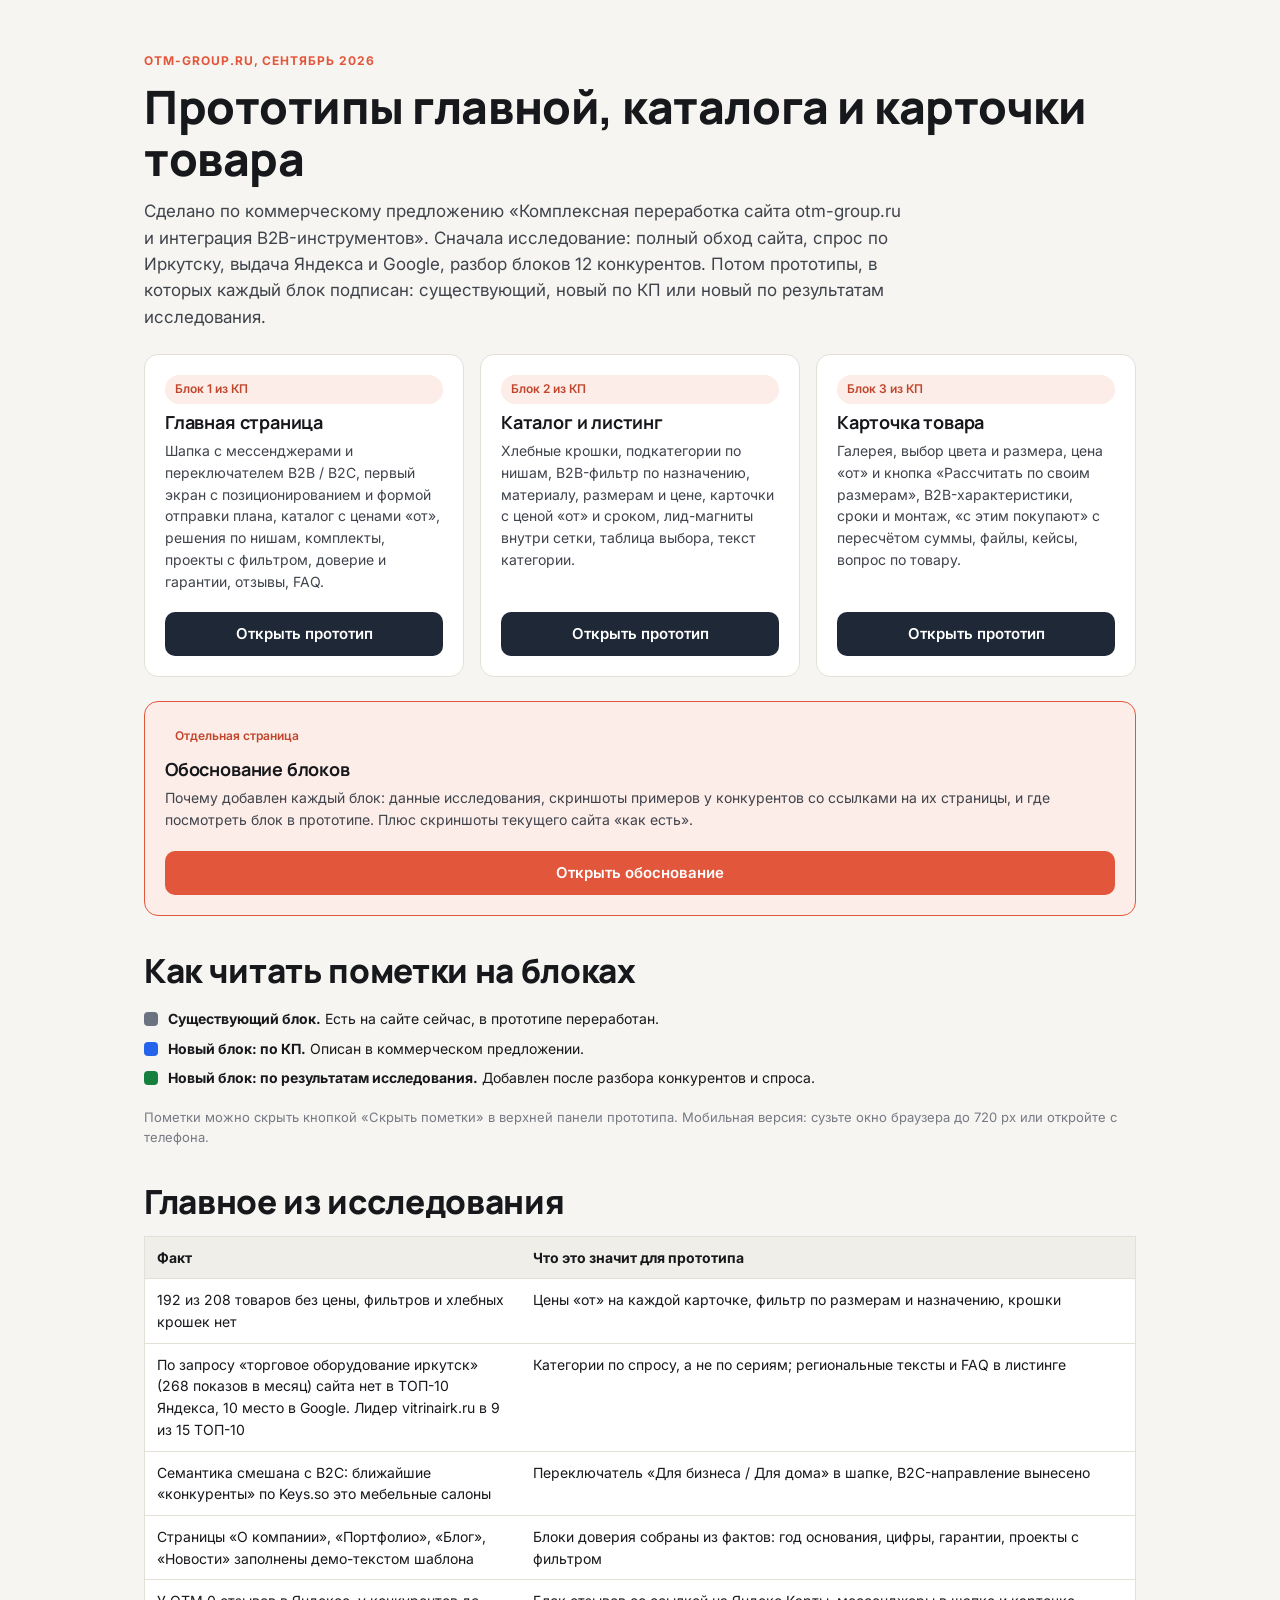
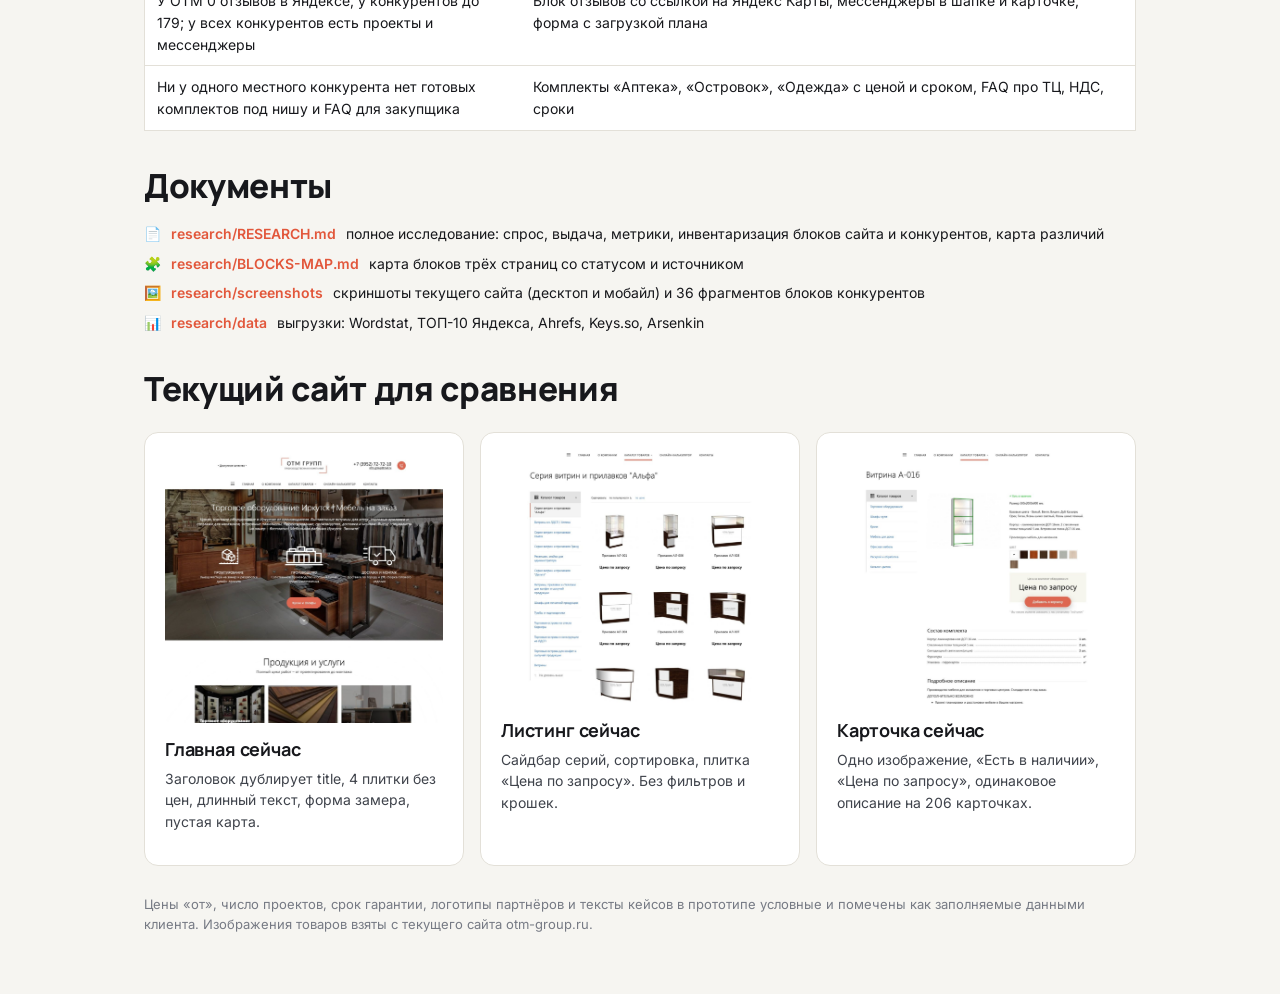
<file: index.html>
<!DOCTYPE html>
<html lang="ru">
<head>
<meta charset="utf-8">
<meta name="viewport" content="width=device-width, initial-scale=1">
<title>ОТМ Групп: прототипы и исследование конкурентов</title>
<meta name="description" content="Прототипы главной, каталога и карточки товара для otm-group.ru по итогам исследования конкурентов в нише торгового оборудования в Иркутске.">
<link rel="preconnect" href="https://fonts.googleapis.com">
<link rel="preconnect" href="https://fonts.gstatic.com" crossorigin>
<link href="https://fonts.googleapis.com/css2?family=Inter:wght@400;500;600;700&family=Manrope:wght@500;700;800&display=swap" rel="stylesheet">
<link rel="icon" href="data:image/svg+xml,%3Csvg xmlns=%27http://www.w3.org/2000/svg%27 viewBox=%270 0 32 32%27%3E%3Crect width=%2732%27 height=%2732%27 rx=%277%27 fill=%27%23E2573B%27/%3E%3Ctext x=%2716%27 y=%2722%27 font-size=%2716%27 font-family=%27Arial%27 font-weight=%27700%27 fill=%27white%27 text-anchor=%27middle%27%3EO%3C/text%3E%3C/svg%3E">
<link rel="stylesheet" href="assets/styles.css?v=4">
<style>body{padding-top:0}</style>
</head>
<body>
<div class="hub">
  <span class="eyebrow">otm-group.ru, сентябрь 2026</span>
  <h1>Прототипы главной, каталога и карточки товара</h1>
  <p style="font-size:17px;color:var(--ink-2);max-width:760px;margin-top:12px">Сделано по коммерческому предложению «Комплексная переработка сайта otm-group.ru и интеграция B2B-инструментов». Сначала исследование: полный обход сайта, спрос по Иркутску, выдача Яндекса и Google, разбор блоков 12 конкурентов. Потом прототипы, в которых каждый блок подписан: существующий, новый по КП или новый по результатам исследования.</p>

  <div class="hub-grid">
    <a class="hub-card" href="prototypes/home.html"><span class="chip brand">Блок 1 из КП</span><h3>Главная страница</h3><p>Шапка с мессенджерами и переключателем B2B / B2C, первый экран с позиционированием и формой отправки плана, каталог с ценами «от», решения по нишам, комплекты, проекты с фильтром, доверие и гарантии, отзывы, FAQ.</p><span class="btn btn-dark">Открыть прототип</span></a>
    <a class="hub-card" href="prototypes/catalog.html"><span class="chip brand">Блок 2 из КП</span><h3>Каталог и листинг</h3><p>Хлебные крошки, подкатегории по нишам, B2B-фильтр по назначению, материалу, размерам и цене, карточки с ценой «от» и сроком, лид-магниты внутри сетки, таблица выбора, текст категории.</p><span class="btn btn-dark">Открыть прототип</span></a>
    <a class="hub-card" href="prototypes/product.html"><span class="chip brand">Блок 3 из КП</span><h3>Карточка товара</h3><p>Галерея, выбор цвета и размера, цена «от» и кнопка «Рассчитать по своим размерам», B2B-характеристики, сроки и монтаж, «с этим покупают» с пересчётом суммы, файлы, кейсы, вопрос по товару.</p><span class="btn btn-dark">Открыть прототип</span></a>
  </div>

  <a class="hub-card" href="rationale.html" style="border-color:var(--brand);background:var(--brand-soft);margin-bottom:8px"><span class="chip brand">Отдельная страница</span><h3>Обоснование блоков</h3><p>Почему добавлен каждый блок: данные исследования, скриншоты примеров у конкурентов со ссылками на их страницы, и где посмотреть блок в прототипе. Плюс скриншоты текущего сайта «как есть».</p><span class="btn btn-primary">Открыть обоснование</span></a>

  <h2 style="margin-top:36px">Как читать пометки на блоках</h2>
  <div class="legend">
    <div><i style="background:#6B7280"></i><span><b>Существующий блок.</b> Есть на сайте сейчас, в прототипе переработан.</span></div>
    <div><i style="background:#2563EB"></i><span><b>Новый блок: по КП.</b> Описан в коммерческом предложении.</span></div>
    <div><i style="background:#15803D"></i><span><b>Новый блок: по результатам исследования.</b> Добавлен после разбора конкурентов и спроса.</span></div>
  </div>
  <p class="muted small">Пометки можно скрыть кнопкой «Скрыть пометки» в верхней панели прототипа. Мобильная версия: сузьте окно браузера до 720 px или откройте с телефона.</p>

  <h2 style="margin-top:36px">Главное из исследования</h2>
  <table style="margin-top:14px">
    <tr><th style="width:38%">Факт</th><th>Что это значит для прототипа</th></tr>
    <tr><td>192 из 208 товаров без цены, фильтров и хлебных крошек нет</td><td>Цены «от» на каждой карточке, фильтр по размерам и назначению, крошки</td></tr>
    <tr><td>По запросу «торговое оборудование иркутск» (268 показов в месяц) сайта нет в ТОП-10 Яндекса, 10 место в Google. Лидер vitrinairk.ru в 9 из 15 ТОП-10</td><td>Категории по спросу, а не по сериям; региональные тексты и FAQ в листинге</td></tr>
    <tr><td>Семантика смешана с B2C: ближайшие «конкуренты» по Keys.so это мебельные салоны</td><td>Переключатель «Для бизнеса / Для дома» в шапке, B2C-направление вынесено</td></tr>
    <tr><td>Страницы «О компании», «Портфолио», «Блог», «Новости» заполнены демо-текстом шаблона</td><td>Блоки доверия собраны из фактов: год основания, цифры, гарантии, проекты с фильтром</td></tr>
    <tr><td>У ОТМ 0 отзывов в Яндексе, у конкурентов до 179; у всех конкурентов есть проекты и мессенджеры</td><td>Блок отзывов со ссылкой на Яндекс Карты, мессенджеры в шапке и карточке, форма с загрузкой плана</td></tr>
    <tr><td>Ни у одного местного конкурента нет готовых комплектов под нишу и FAQ для закупщика</td><td>Комплекты «Аптека», «Островок», «Одежда» с ценой и сроком, FAQ про ТЦ, НДС, сроки</td></tr>
  </table>

  <h2 style="margin-top:36px">Документы</h2>
  <div class="legend">
    <div><span>📄</span><a href="https://github.com/takedown-desing/otm-group-prototype/blob/main/research/RESEARCH.md" style="color:var(--brand);font-weight:600">research/RESEARCH.md</a><span>полное исследование: спрос, выдача, метрики, инвентаризация блоков сайта и конкурентов, карта различий</span></div>
    <div><span>🧩</span><a href="https://github.com/takedown-desing/otm-group-prototype/blob/main/research/BLOCKS-MAP.md" style="color:var(--brand);font-weight:600">research/BLOCKS-MAP.md</a><span>карта блоков трёх страниц со статусом и источником</span></div>
    <div><span>🖼️</span><a href="https://github.com/takedown-desing/otm-group-prototype/tree/main/research/screenshots" style="color:var(--brand);font-weight:600">research/screenshots</a><span>скриншоты текущего сайта (десктоп и мобайл) и 36 фрагментов блоков конкурентов</span></div>
    <div><span>📊</span><a href="https://github.com/takedown-desing/otm-group-prototype/tree/main/research/data" style="color:var(--brand);font-weight:600">research/data</a><span>выгрузки: Wordstat, ТОП-10 Яндекса, Ahrefs, Keys.so, Arsenkin</span></div>
  </div>

  <h2 style="margin-top:36px">Текущий сайт для сравнения</h2>
  <div class="hub-grid">
    <a class="hub-card" href="research/screenshots/otm_home_desktop.jpeg"><img src="research/screenshots/was-home-top.jpg" alt="" style="border-radius:8px;margin-bottom:8px" loading="lazy"><h3>Главная сейчас</h3><p>Заголовок дублирует title, 4 плитки без цен, длинный текст, форма замера, пустая карта.</p></a>
    <a class="hub-card" href="research/screenshots/otm_catalog_desktop.jpeg"><img src="research/screenshots/was-catalog.jpg" alt="" style="border-radius:8px;margin-bottom:8px" loading="lazy"><h3>Листинг сейчас</h3><p>Сайдбар серий, сортировка, плитка «Цена по запросу». Без фильтров и крошек.</p></a>
    <a class="hub-card" href="research/screenshots/otm_product_desktop.jpeg"><img src="research/screenshots/was-product.jpg" alt="" style="border-radius:8px;margin-bottom:8px" loading="lazy"><h3>Карточка сейчас</h3><p>Одно изображение, «Есть в наличии», «Цена по запросу», одинаковое описание на 206 карточках.</p></a>
  </div>

  <p class="muted small" style="margin-top:28px">Цены «от», число проектов, срок гарантии, логотипы партнёров и тексты кейсов в прототипе условные и помечены как заполняемые данными клиента. Изображения товаров взяты с текущего сайта otm-group.ru.</p>
</div>
</body>
</html>
</file>
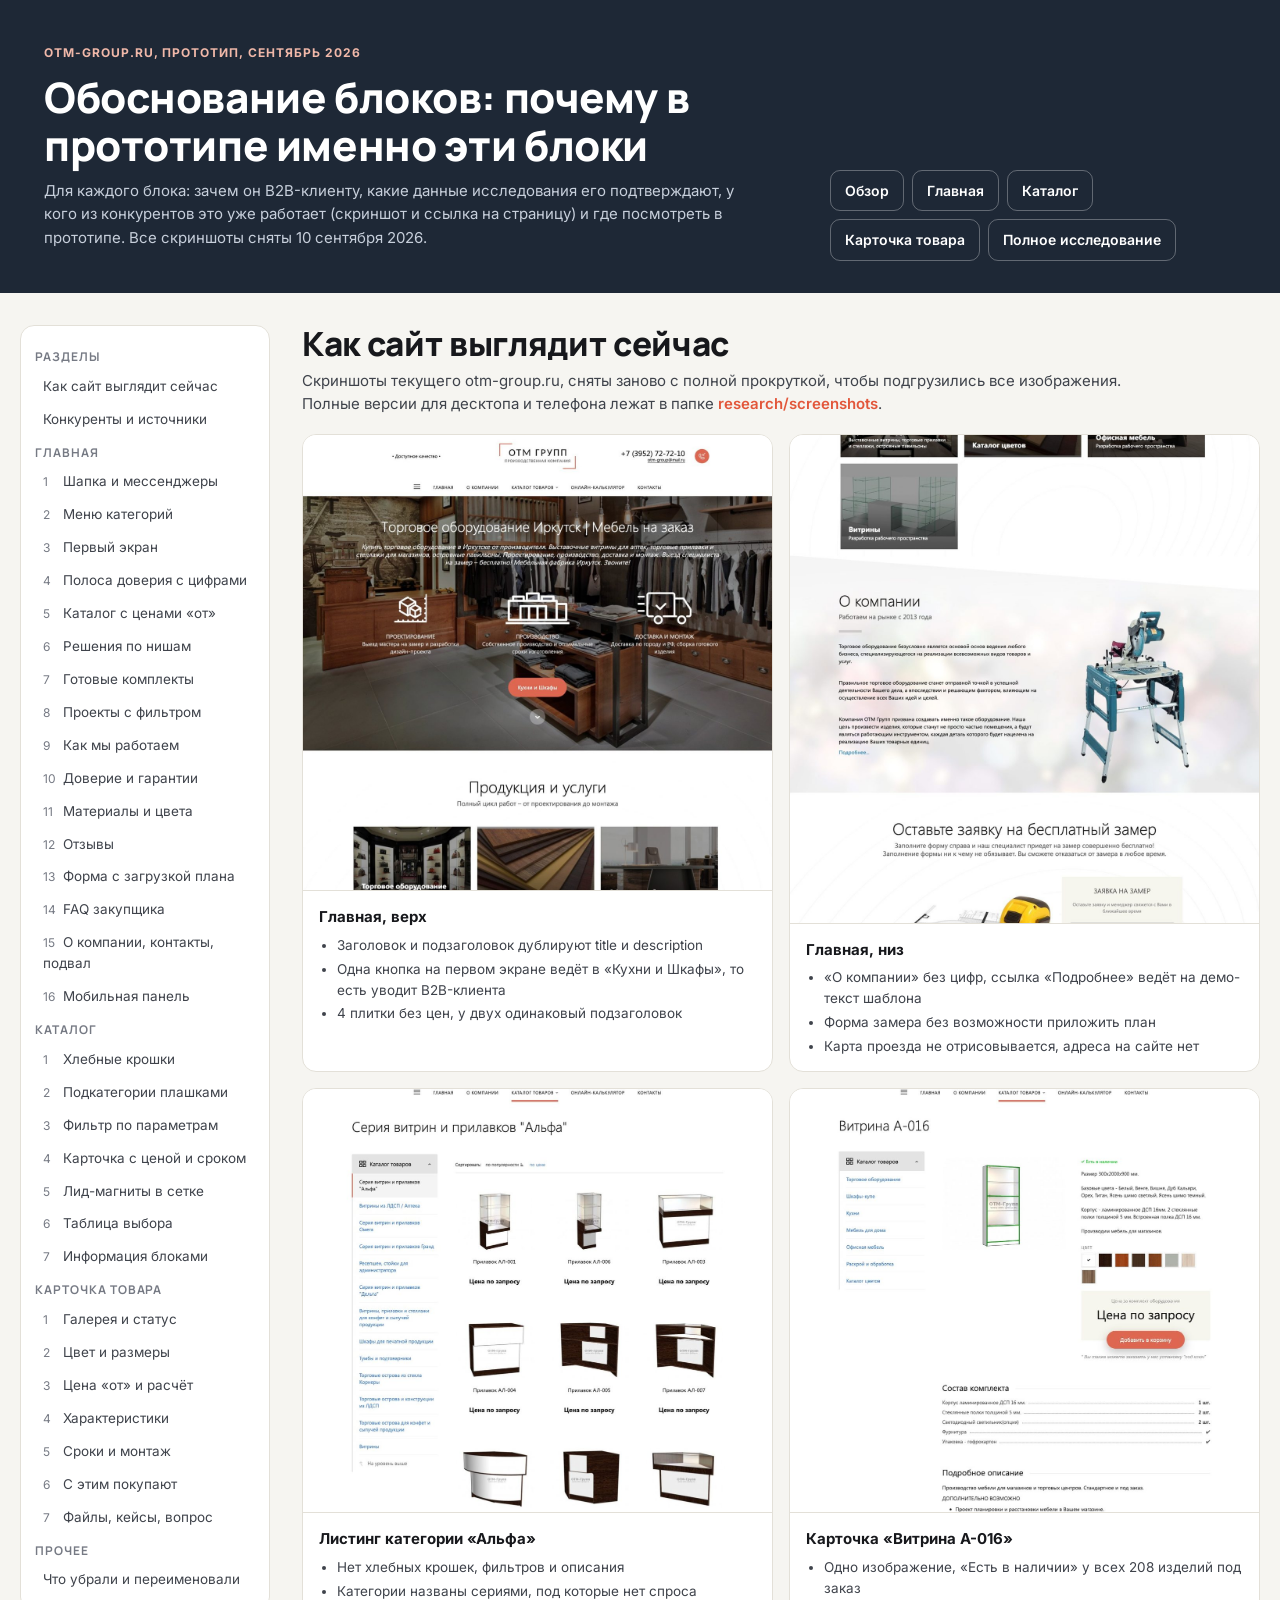
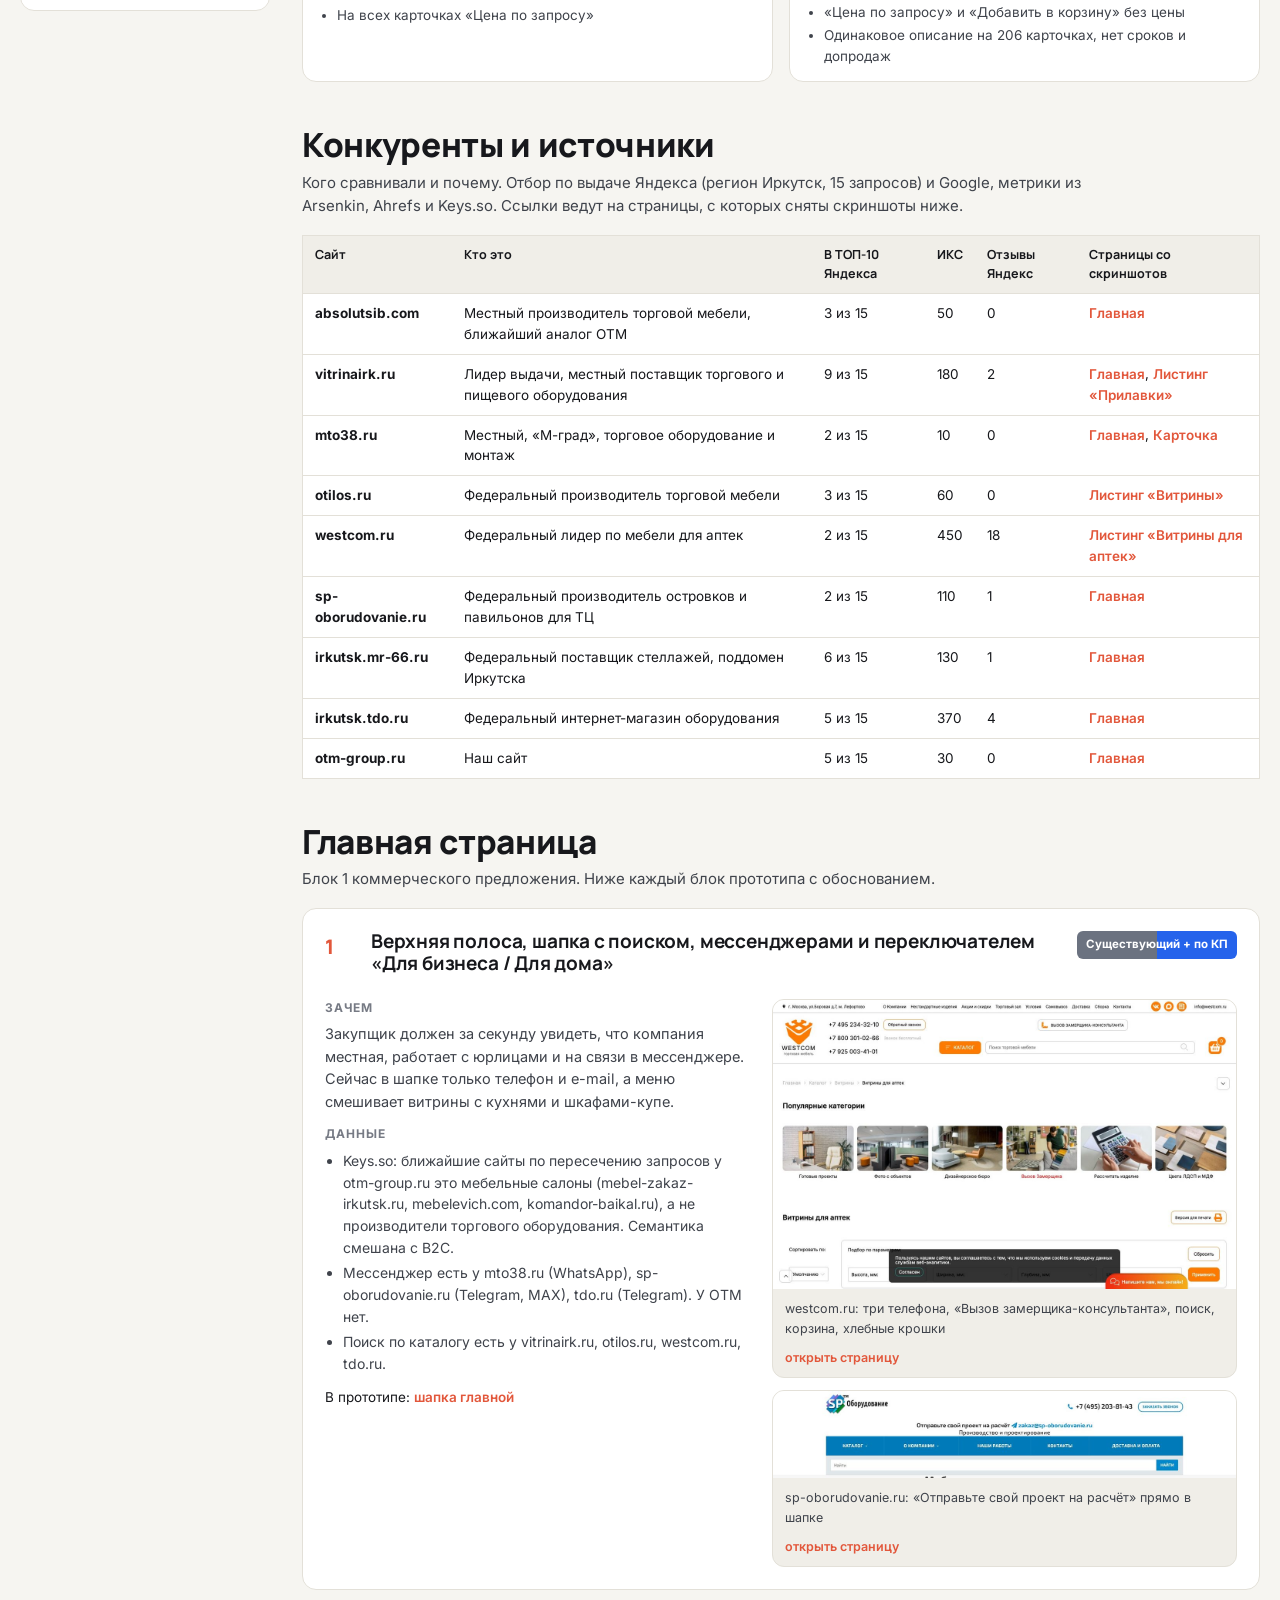
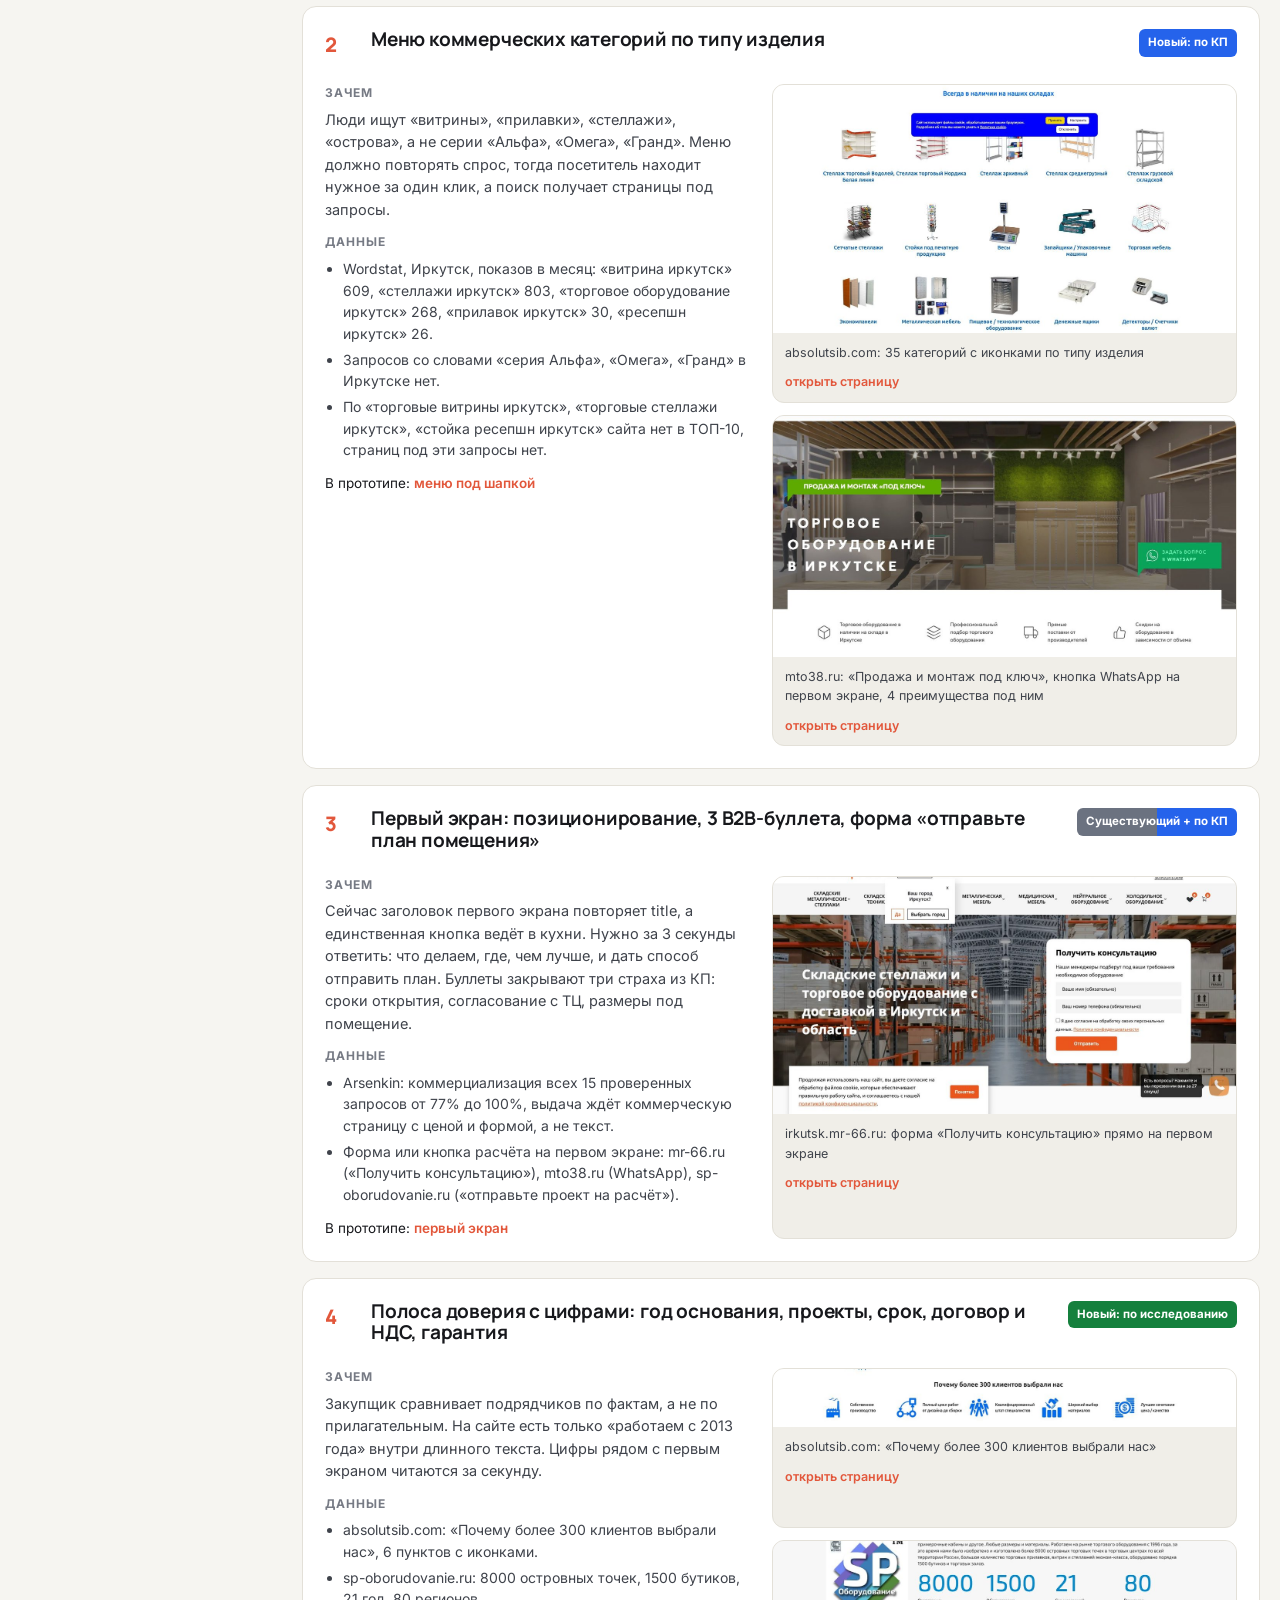
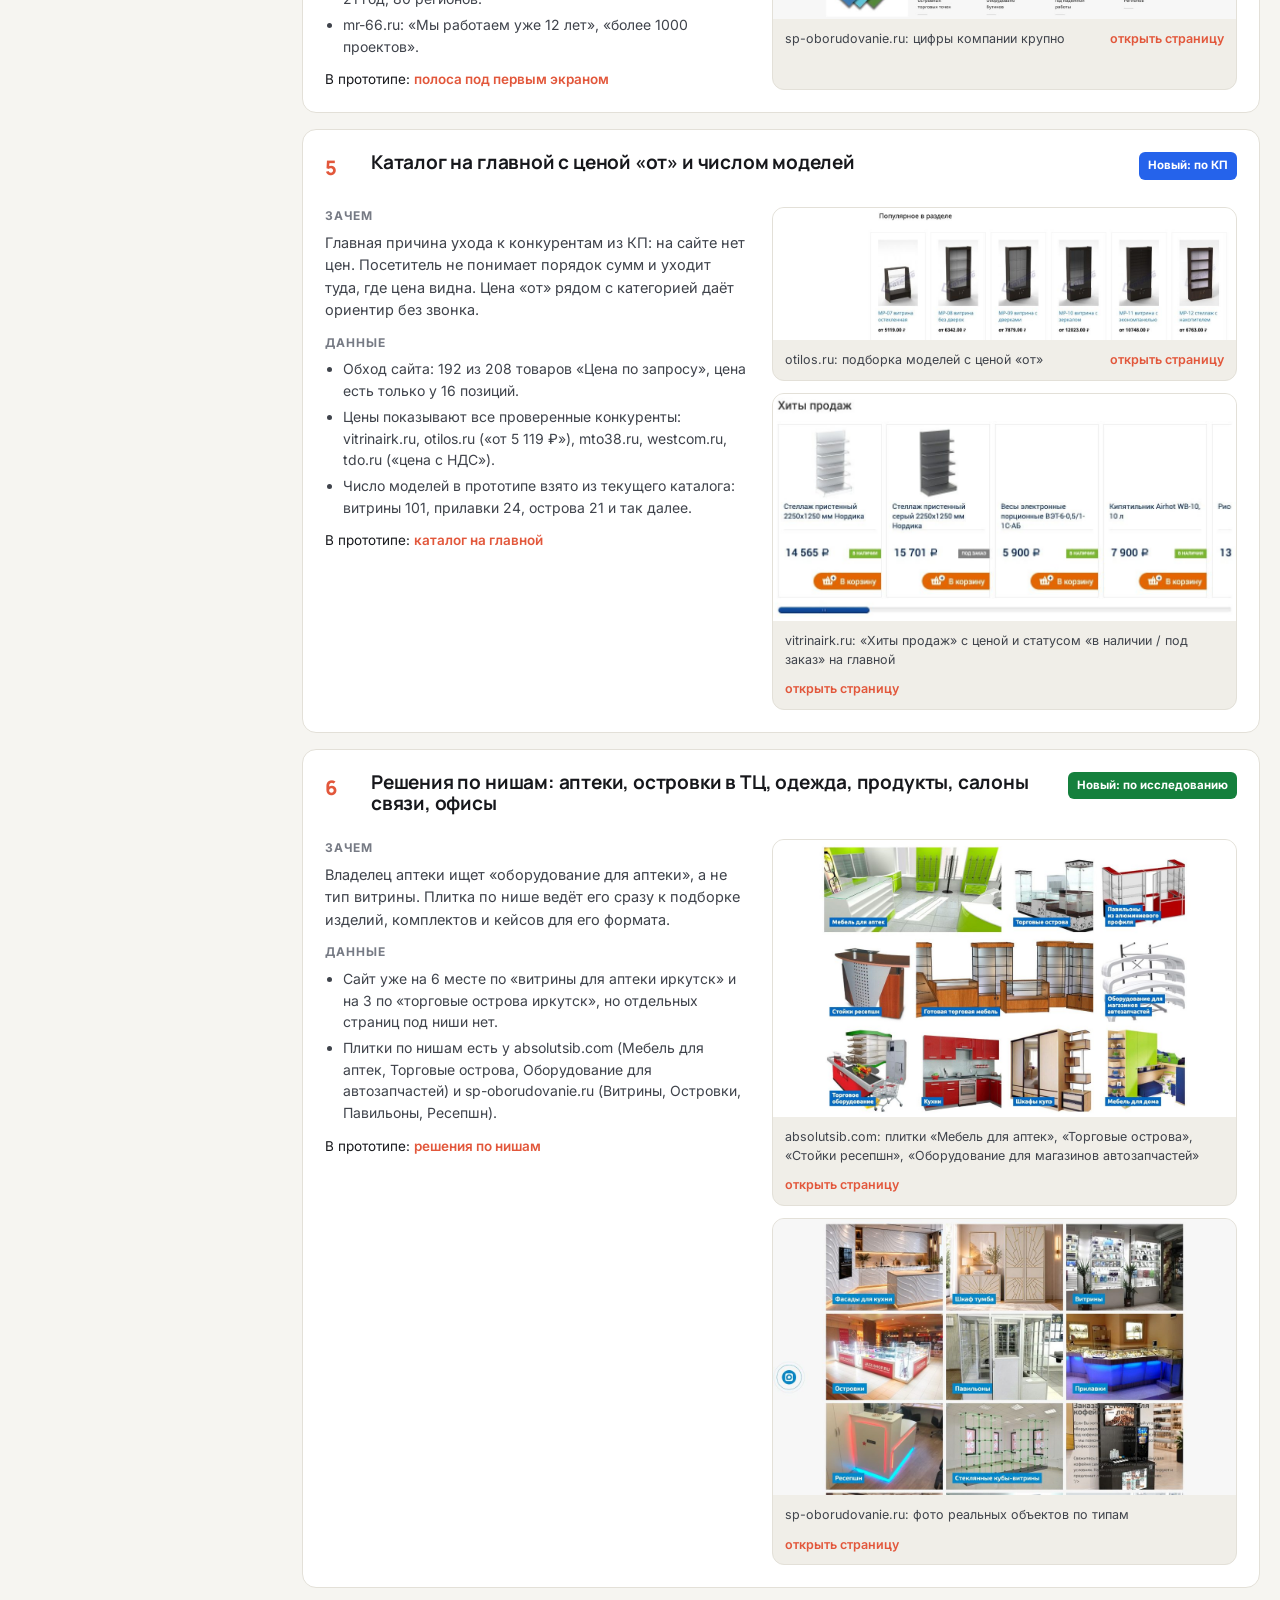
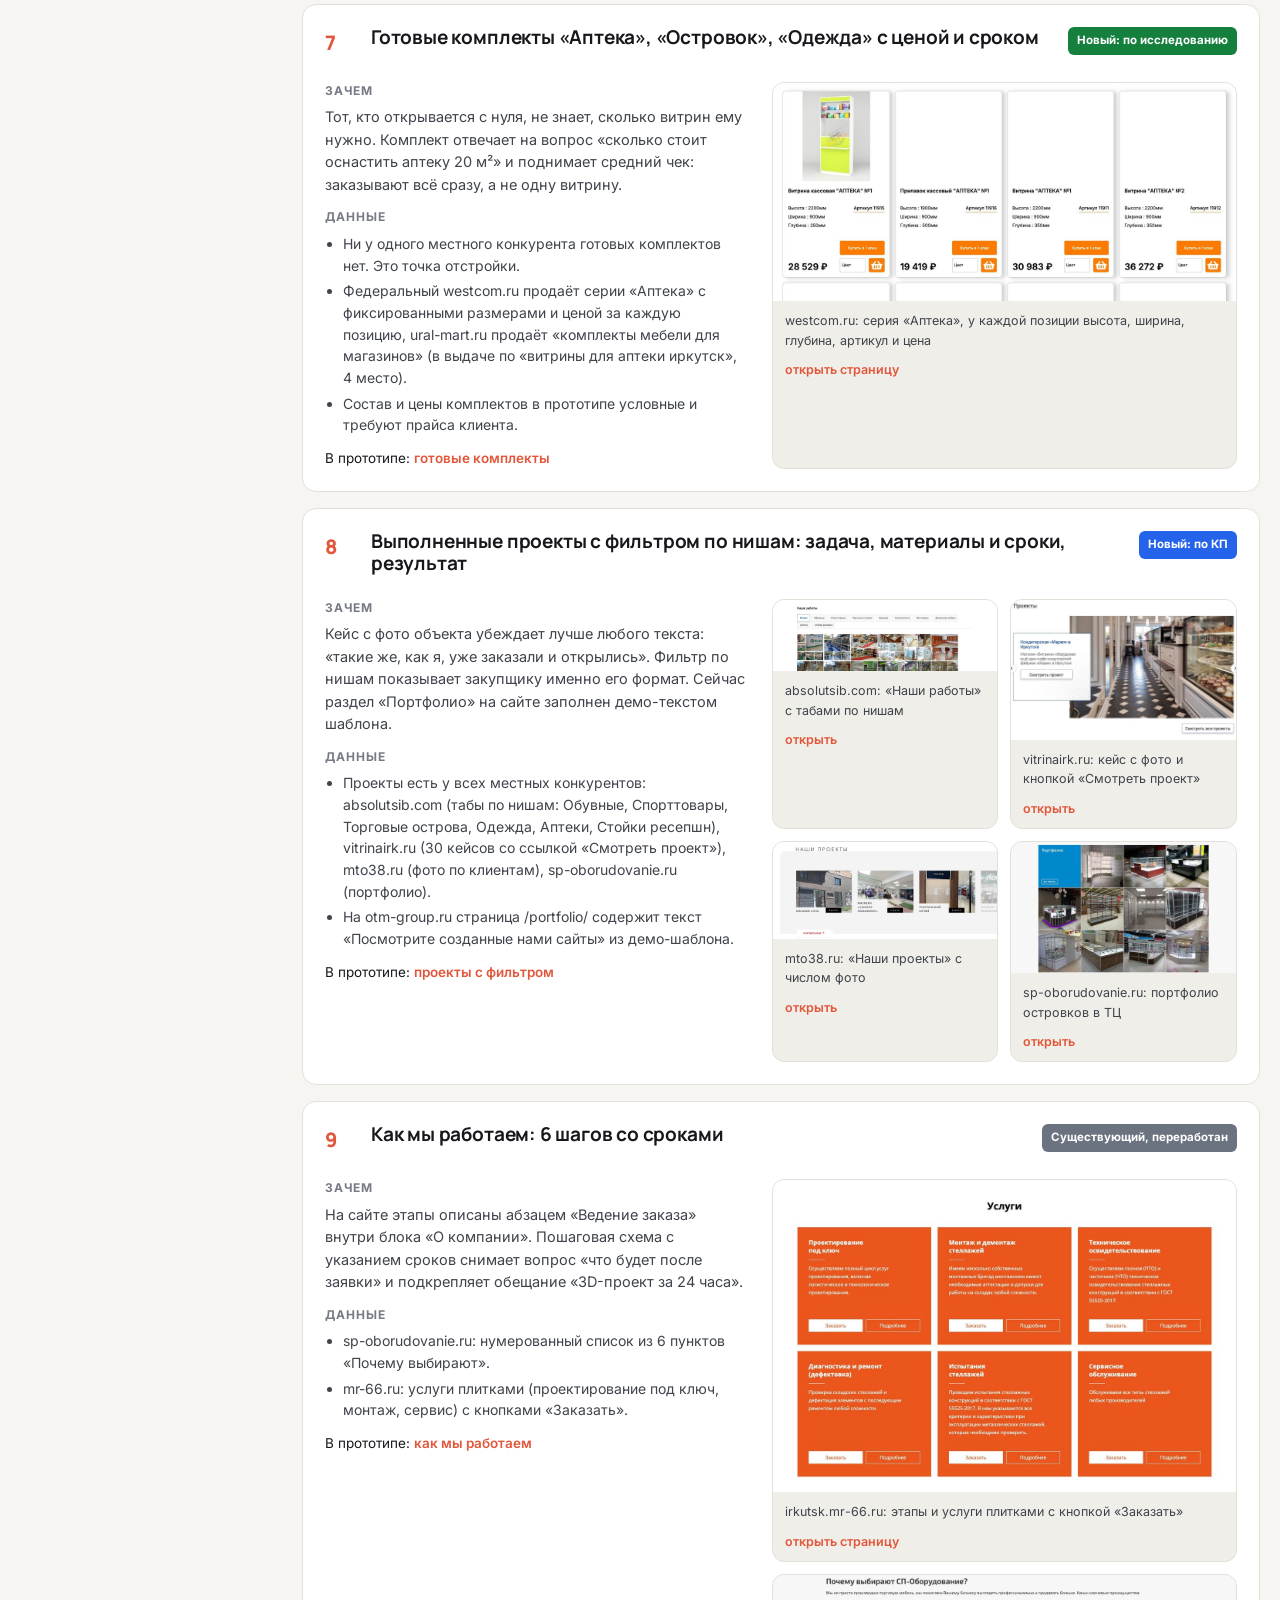
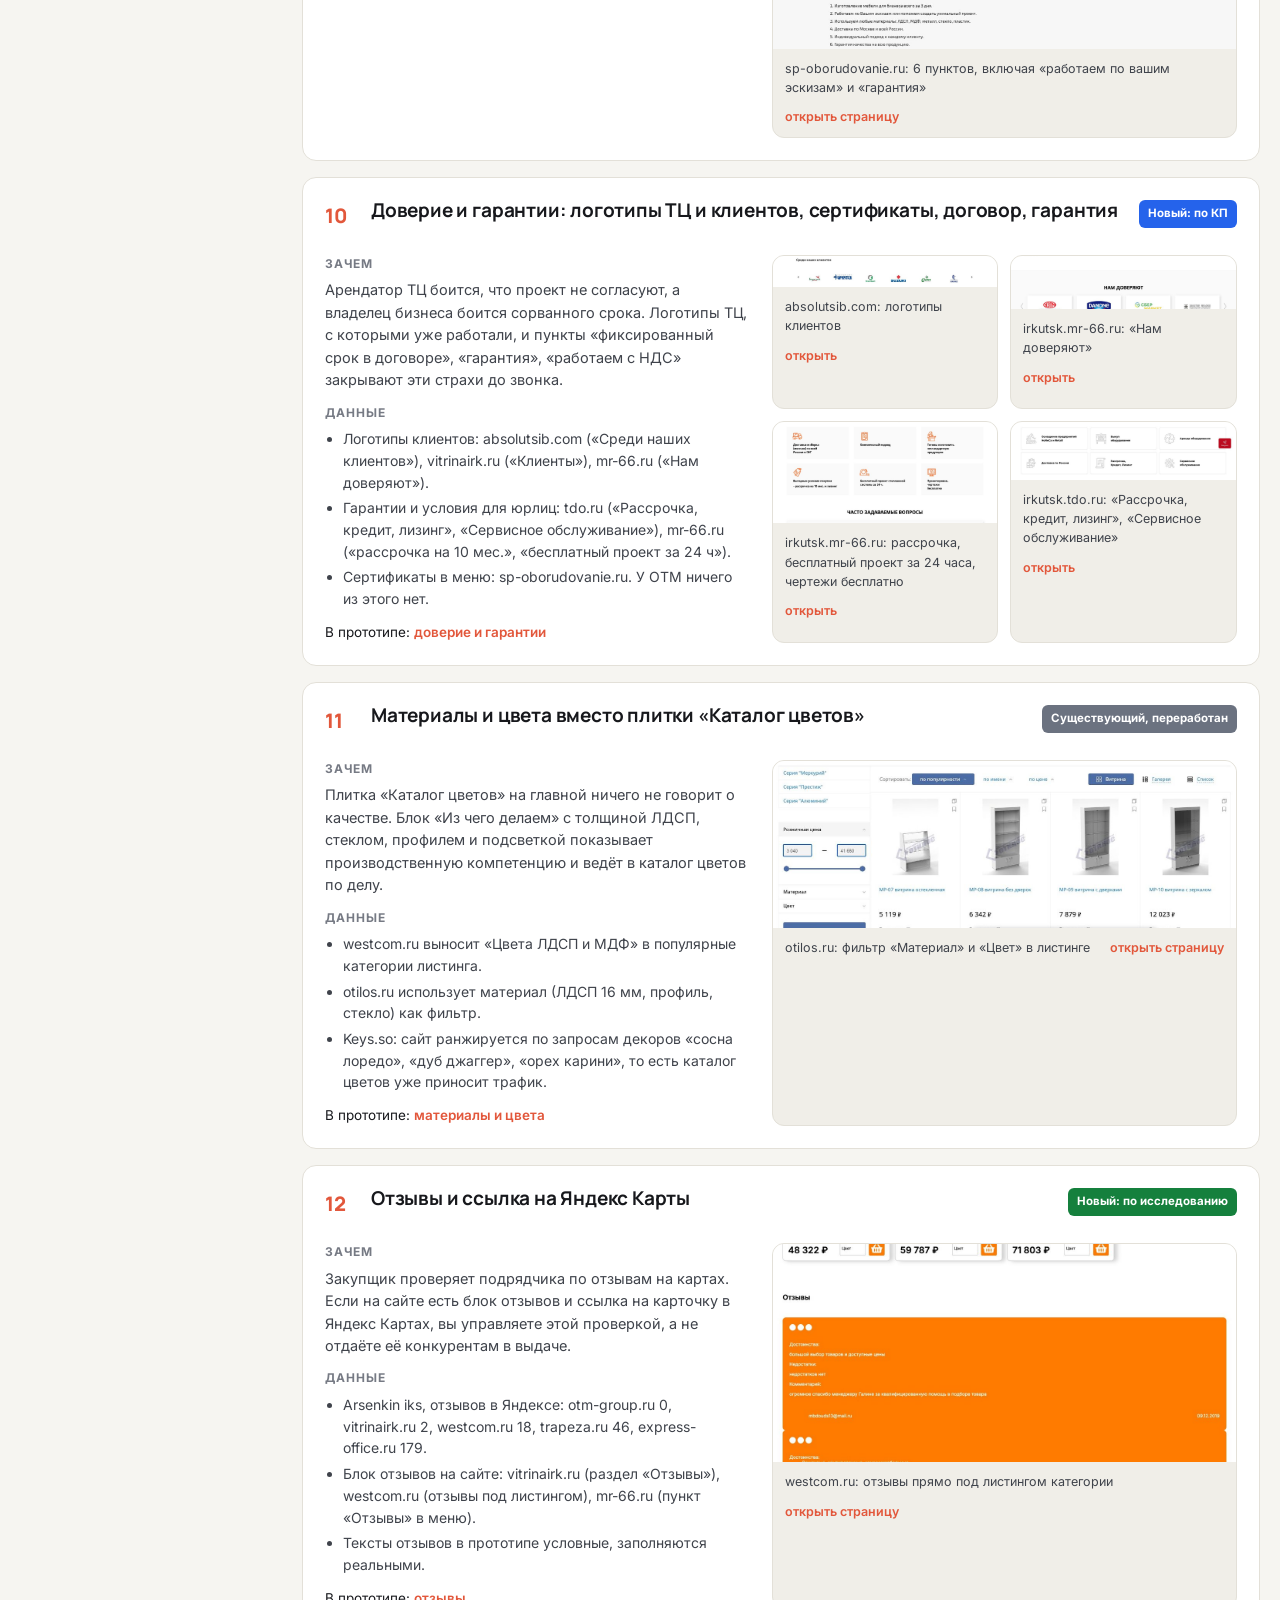
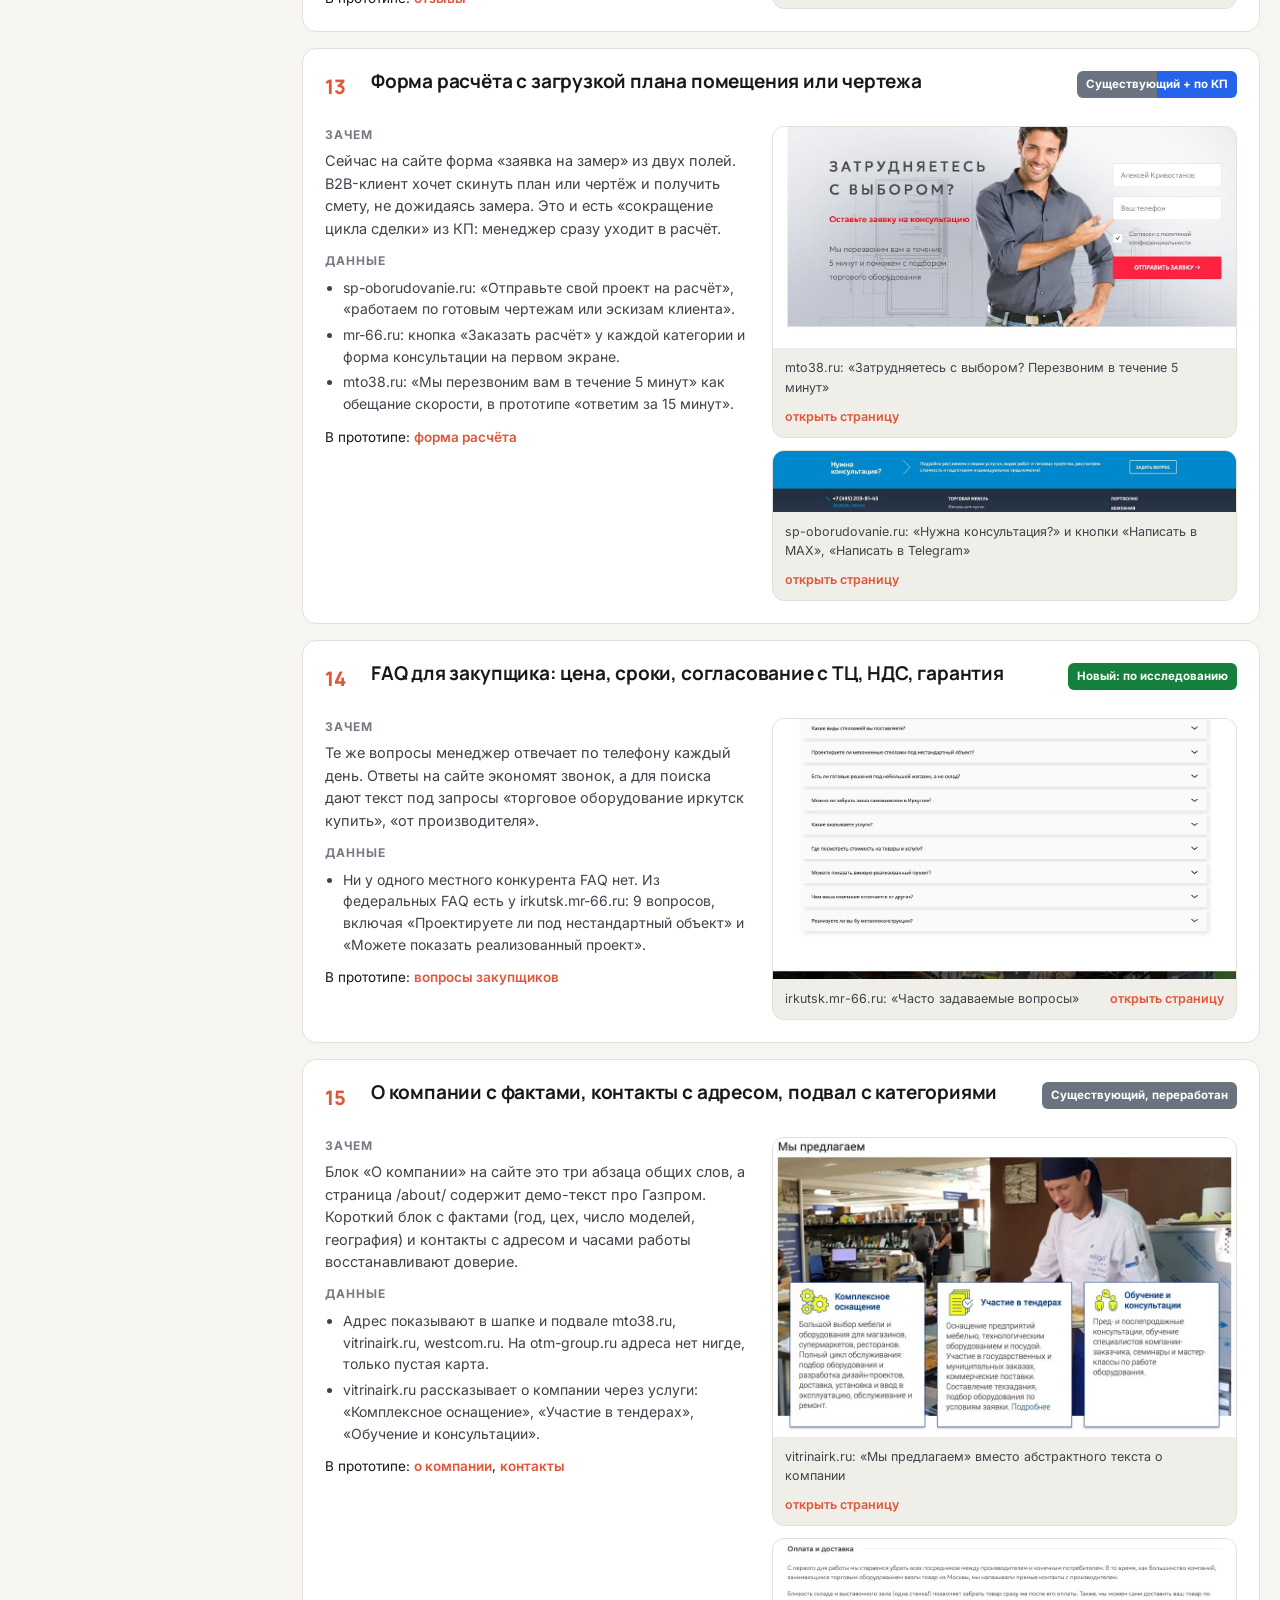
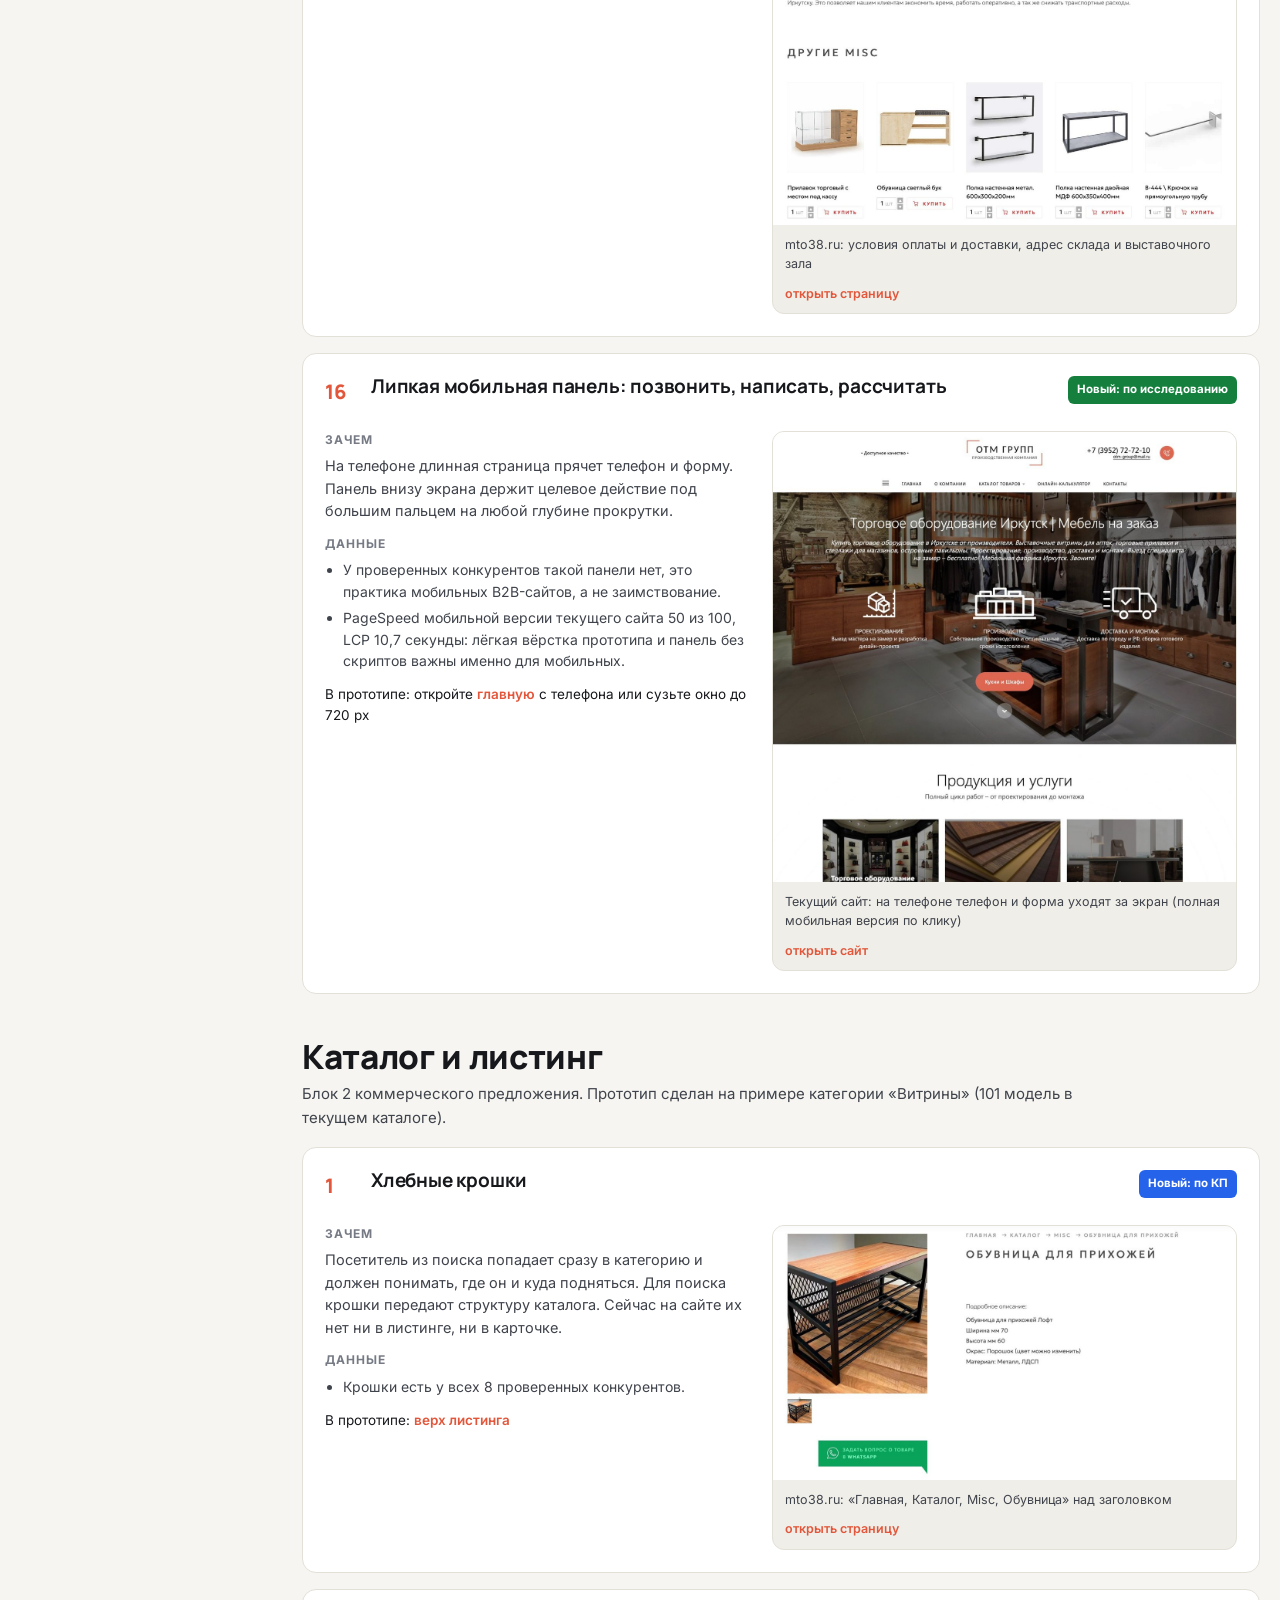
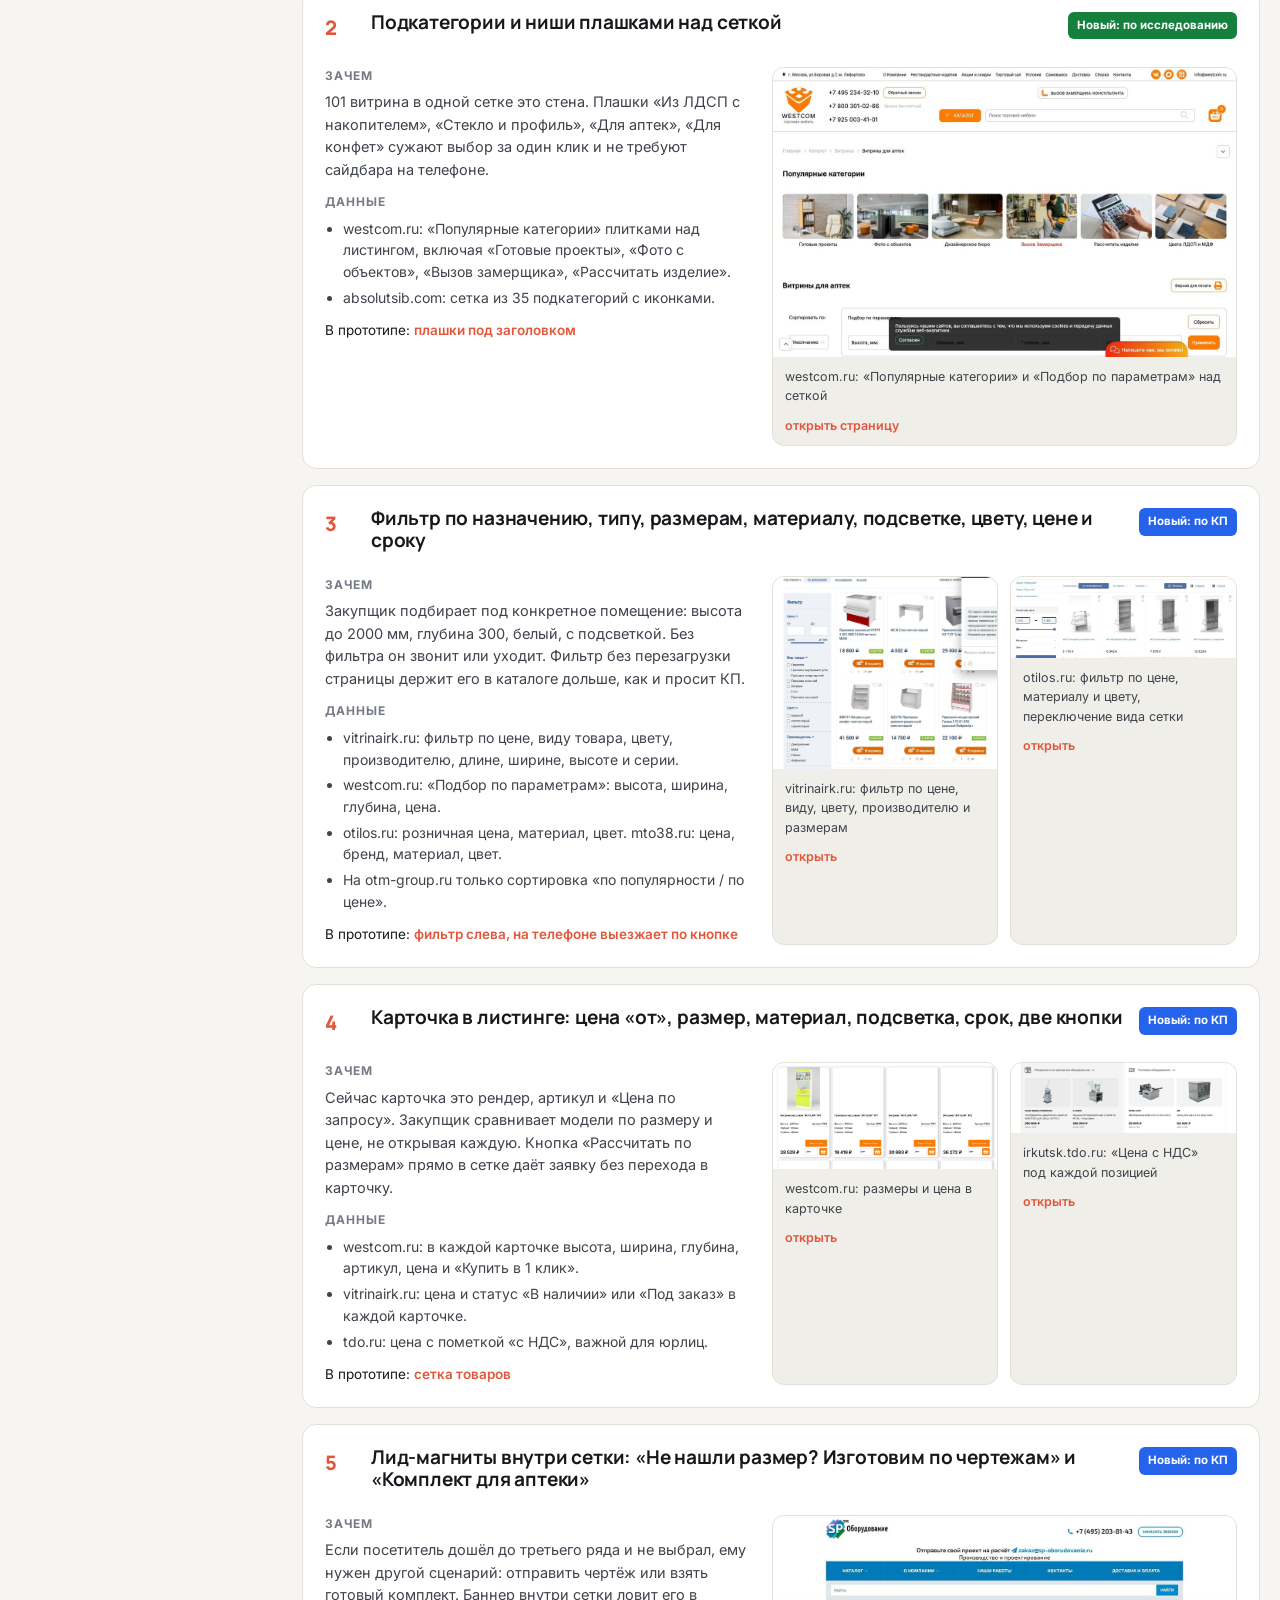
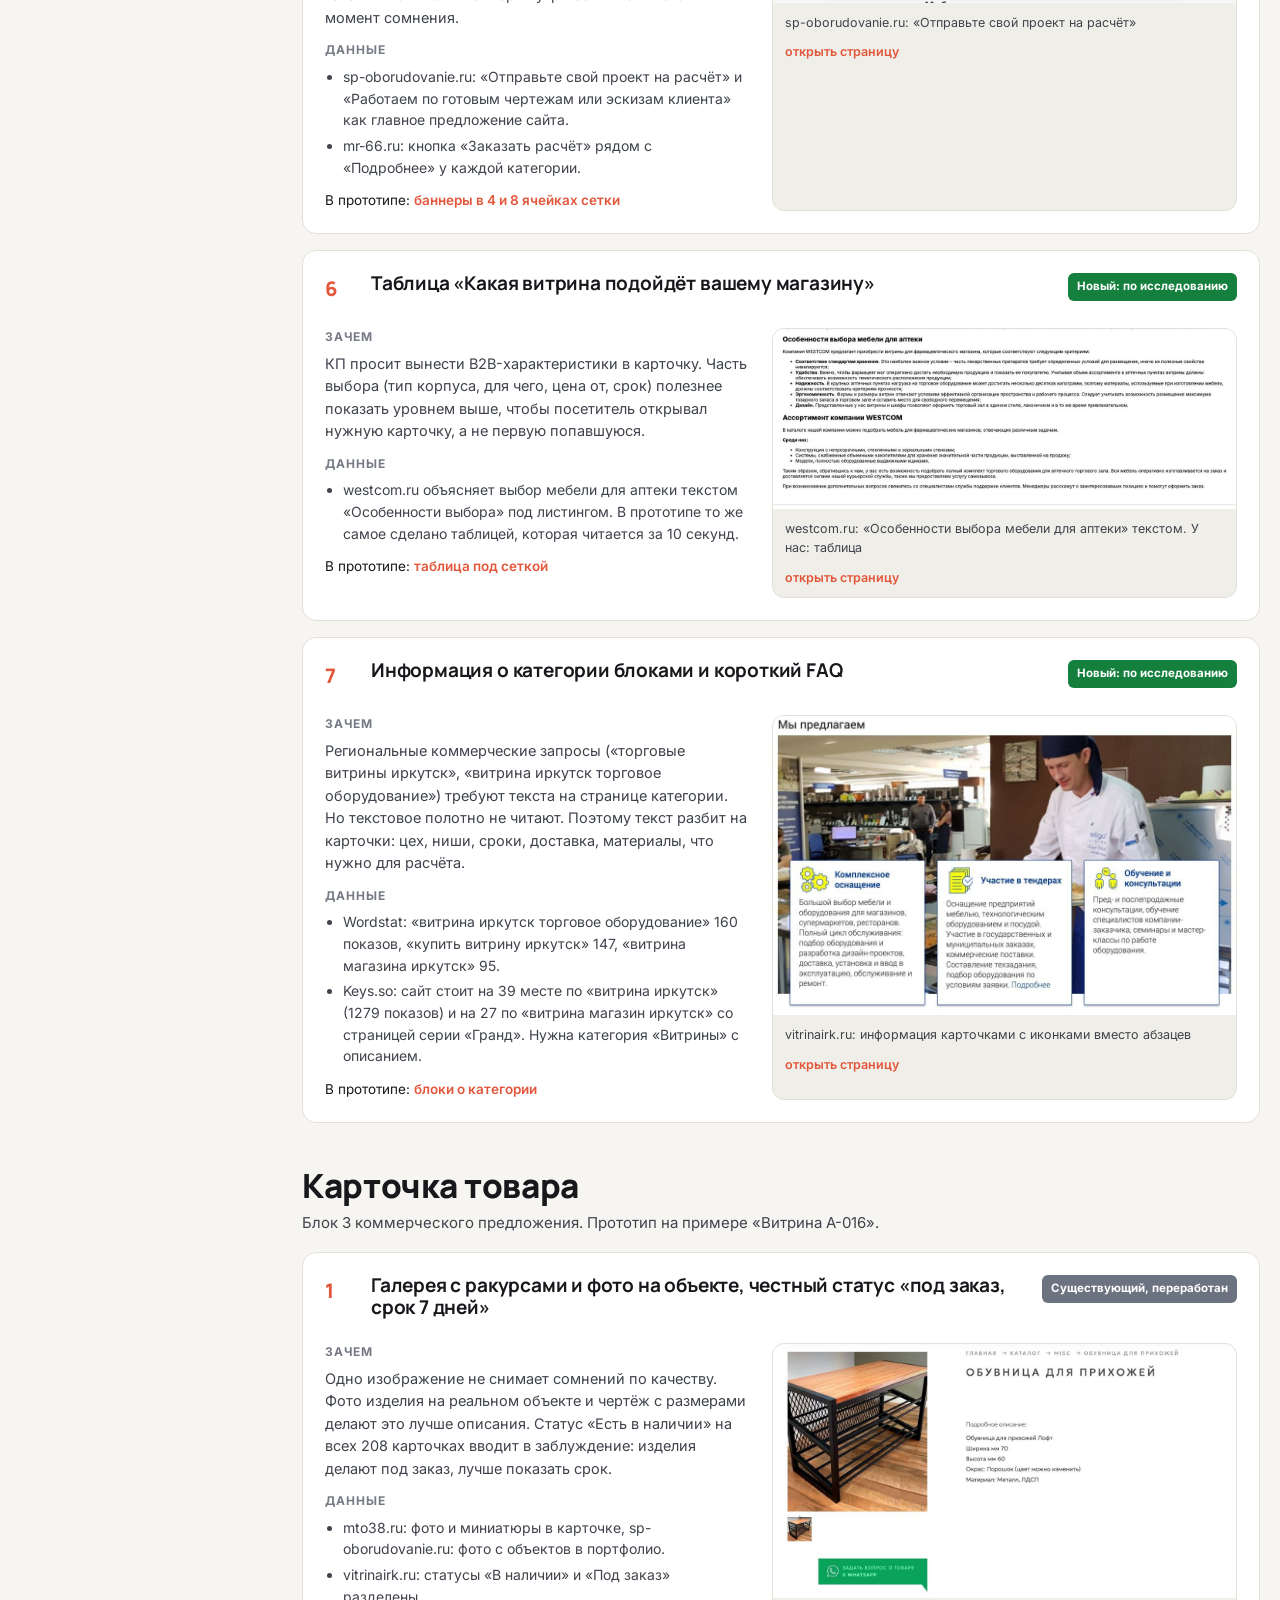
<file: rationale.html>
<!DOCTYPE html>
<html lang="ru">
<head>
<meta charset="utf-8">
<meta name="viewport" content="width=device-width, initial-scale=1">
<title>Обоснование блоков прототипа ОТМ Групп</title>
<meta name="description" content="Почему в прототип otm-group.ru добавлен каждый блок: данные исследования, скриншоты примеров у конкурентов и ссылки на их страницы.">
<link rel="preconnect" href="https://fonts.googleapis.com">
<link rel="preconnect" href="https://fonts.gstatic.com" crossorigin>
<link href="https://fonts.googleapis.com/css2?family=Inter:wght@400;500;600;700&family=Manrope:wght@500;700;800&display=swap" rel="stylesheet">
<link rel="icon" href="data:image/svg+xml,%3Csvg xmlns=%27http://www.w3.org/2000/svg%27 viewBox=%270 0 32 32%27%3E%3Crect width=%2732%27 height=%2732%27 rx=%277%27 fill=%27%23E2573B%27/%3E%3Ctext x=%2716%27 y=%2722%27 font-size=%2716%27 font-family=%27Arial%27 font-weight=%27700%27 fill=%27white%27 text-anchor=%27middle%27%3EO%3C/text%3E%3C/svg%3E">
<link rel="stylesheet" href="assets/styles.css?v=4">
<style>
body{padding-top:0}
.rat-top{background:var(--navy);color:#fff;padding:40px 0 32px}
.rat-top .container{display:grid;grid-template-columns:1.3fr .7fr;gap:32px;align-items:end}
.rat-top h1{color:#fff;font-size:clamp(28px,3.4vw,42px)}
.rat-top p{color:#C7CFDB;max-width:720px}
.rat-top .links{display:flex;gap:8px;flex-wrap:wrap}
.rat-top .links a{border:1px solid rgba(255,255,255,.3);border-radius:10px;padding:9px 14px;font-weight:600;font-size:14px;color:#fff}
.rat-top .links a:hover{background:rgba(255,255,255,.1)}
.rat-layout{display:grid;grid-template-columns:250px minmax(0,1fr);gap:32px;align-items:start;padding:32px 0 60px}
.rat-nav{position:sticky;top:20px;background:var(--surface);border:1px solid var(--line);border-radius:var(--radius);padding:14px}
.rat-nav h4{font-size:12px;text-transform:uppercase;letter-spacing:.08em;color:var(--muted);margin:10px 0 6px}
.rat-nav a{display:block;padding:6px 8px;border-radius:8px;font-size:13.5px;color:var(--ink-2)}
.rat-nav a:hover{background:var(--surface-2);color:var(--ink)}
.rat-nav .n{display:inline-block;width:20px;color:var(--muted);font-size:12px}
.rat-sec{margin-bottom:44px}
.rat-sec > h2{margin-bottom:6px}
.rat-sec > .sub{color:var(--ink-2);margin-bottom:18px;max-width:820px}
.rat{background:var(--surface);border:1px solid var(--line);border-radius:var(--radius);padding:22px;margin-bottom:16px;display:grid;grid-template-columns:minmax(0,1fr) minmax(0,1.1fr);gap:24px}
.rat > *,.rat-layout > *,.shots > *,.was-grid > *{min-width:0}
.rat .head{grid-column:1/-1;display:flex;align-items:flex-start;gap:12px;flex-wrap:wrap}
.rat .head h3{font-size:19px;flex:1;min-width:240px}
.rat .num{font-family:var(--font-h);font-weight:800;color:var(--brand);font-size:20px;min-width:34px}
.tagchip{display:inline-flex;align-items:center;border-radius:6px;padding:5px 9px;font-size:11.5px;font-weight:700;color:#fff;white-space:nowrap}
.tagchip.old{background:var(--tag-old)}.tagchip.kp{background:var(--tag-kp)}.tagchip.res{background:var(--tag-res)}.tagchip.mix{background:linear-gradient(90deg,var(--tag-old) 0 50%,var(--tag-kp) 50% 100%)}
.rat .why b,.rat .data b{display:block;font-size:12px;text-transform:uppercase;letter-spacing:.08em;color:var(--muted);margin-bottom:6px}
.rat .why p{font-size:14.5px;color:var(--ink-2);margin-bottom:12px}
.rat .data ul{margin:0 0 12px;padding-left:18px;font-size:14px;color:var(--ink-2);display:grid;gap:4px}
.rat .proto{font-size:13.5px}
.rat .proto a{color:var(--brand);font-weight:600}
.shots{display:grid;gap:12px}
.shots figure{margin:0;background:var(--surface-2);border:1px solid var(--line);border-radius:12px;overflow:hidden}
.shots figure a{display:block}
.shots img{width:100%;height:auto;display:block}
.shots figcaption{padding:10px 12px;font-size:12.5px;color:var(--ink-2);display:flex;justify-content:space-between;gap:10px;flex-wrap:wrap}
.shots figcaption a{color:var(--brand);font-weight:600;white-space:nowrap}
.shots.two{grid-template-columns:1fr 1fr}
.was-grid{display:grid;grid-template-columns:repeat(2,1fr);gap:16px}
.was{background:var(--surface);border:1px solid var(--line);border-radius:var(--radius);overflow:hidden}
.was img{width:100%;display:block;border-bottom:1px solid var(--line)}
.was .b{padding:14px 16px}
.was .b b{display:block;margin-bottom:6px}
.was ul{margin:0;padding-left:18px;font-size:13.5px;color:var(--ink-2);display:grid;gap:3px}
.src-table{width:100%;border-collapse:collapse;font-size:13.5px;background:#fff;border:1px solid var(--line)}
.src-table th,.src-table td{padding:9px 12px;border-bottom:1px solid var(--line);text-align:left;vertical-align:top}
.src-table th{background:var(--surface-2);font-family:var(--font-h);font-size:12.5px}
.src-table a{color:var(--brand);font-weight:600}
@media (max-width:1024px){.rat-layout{grid-template-columns:minmax(0,1fr)}.rat-nav{position:static}.rat{grid-template-columns:minmax(0,1fr)}.rat-top .container{grid-template-columns:1fr}}
@media (max-width:720px){html,body{overflow-x:hidden}.was-grid,.shots.two{grid-template-columns:minmax(0,1fr)}.rat{padding:16px}.rat .head h3{min-width:0}.shots figcaption a{white-space:normal}}
</style>
</head>
<body>

<div class="rat-top">
  <div class="container">
    <div>
      <span class="eyebrow" style="color:#F0B8A9">otm-group.ru, прототип, сентябрь 2026</span>
      <h1>Обоснование блоков: почему в прототипе именно эти блоки</h1>
      <p style="margin-top:10px">Для каждого блока: зачем он B2B-клиенту, какие данные исследования его подтверждают, у кого из конкурентов это уже работает (скриншот и ссылка на страницу) и где посмотреть в прототипе. Все скриншоты сняты 10 сентября 2026.</p>
    </div>
    <div class="links">
      <a href="index.html">Обзор</a>
      <a href="prototypes/home.html">Главная</a>
      <a href="prototypes/catalog.html">Каталог</a>
      <a href="prototypes/product.html">Карточка товара</a>
      <a href="https://github.com/takedown-desing/otm-group-prototype/blob/main/research/RESEARCH.md" target="_blank" rel="noopener">Полное исследование</a>
    </div>
  </div>
</div>

<div class="container rat-layout">
  <aside class="rat-nav">
    <h4>Разделы</h4>
    <a href="#was">Как сайт выглядит сейчас</a>
    <a href="#sources">Конкуренты и источники</a>
    <h4>Главная</h4>
    <a href="#h1"><span class="n">1</span>Шапка и мессенджеры</a>
    <a href="#h2"><span class="n">2</span>Меню категорий</a>
    <a href="#h3"><span class="n">3</span>Первый экран</a>
    <a href="#h4"><span class="n">4</span>Полоса доверия с цифрами</a>
    <a href="#h5"><span class="n">5</span>Каталог с ценами «от»</a>
    <a href="#h6"><span class="n">6</span>Решения по нишам</a>
    <a href="#h7"><span class="n">7</span>Готовые комплекты</a>
    <a href="#h8"><span class="n">8</span>Проекты с фильтром</a>
    <a href="#h9"><span class="n">9</span>Как мы работаем</a>
    <a href="#h10"><span class="n">10</span>Доверие и гарантии</a>
    <a href="#h11"><span class="n">11</span>Материалы и цвета</a>
    <a href="#h12"><span class="n">12</span>Отзывы</a>
    <a href="#h13"><span class="n">13</span>Форма с загрузкой плана</a>
    <a href="#h14"><span class="n">14</span>FAQ закупщика</a>
    <a href="#h15"><span class="n">15</span>О компании, контакты, подвал</a>
    <a href="#h16"><span class="n">16</span>Мобильная панель</a>
    <h4>Каталог</h4>
    <a href="#c1"><span class="n">1</span>Хлебные крошки</a>
    <a href="#c2"><span class="n">2</span>Подкатегории плашками</a>
    <a href="#c3"><span class="n">3</span>Фильтр по параметрам</a>
    <a href="#c4"><span class="n">4</span>Карточка с ценой и сроком</a>
    <a href="#c5"><span class="n">5</span>Лид-магниты в сетке</a>
    <a href="#c6"><span class="n">6</span>Таблица выбора</a>
    <a href="#c7"><span class="n">7</span>Информация блоками</a>
    <h4>Карточка товара</h4>
    <a href="#p1"><span class="n">1</span>Галерея и статус</a>
    <a href="#p2"><span class="n">2</span>Цвет и размеры</a>
    <a href="#p3"><span class="n">3</span>Цена «от» и расчёт</a>
    <a href="#p4"><span class="n">4</span>Характеристики</a>
    <a href="#p5"><span class="n">5</span>Сроки и монтаж</a>
    <a href="#p6"><span class="n">6</span>С этим покупают</a>
    <a href="#p7"><span class="n">7</span>Файлы, кейсы, вопрос</a>
    <h4>Прочее</h4>
    <a href="#removed">Что убрали и переименовали</a>
  </aside>

  <main>

    <!-- БЫЛО -->
    <section class="rat-sec" id="was">
      <h2>Как сайт выглядит сейчас</h2>
      <p class="sub">Скриншоты текущего otm-group.ru, сняты заново с полной прокруткой, чтобы подгрузились все изображения. Полные версии для десктопа и телефона лежат в папке <a href="https://github.com/takedown-desing/otm-group-prototype/tree/main/research/screenshots" target="_blank" rel="noopener" style="color:var(--brand);font-weight:600">research/screenshots</a>.</p>
      <div class="was-grid">
        <div class="was"><a href="research/screenshots/otm_home_desktop.jpeg" target="_blank"><img src="research/screenshots/was-home-top.jpg" alt="Главная, первый экран и продукция"></a><div class="b"><b>Главная, верх</b><ul><li>Заголовок и подзаголовок дублируют title и description</li><li>Одна кнопка на первом экране ведёт в «Кухни и Шкафы», то есть уводит B2B-клиента</li><li>4 плитки без цен, у двух одинаковый подзаголовок</li></ul></div></div>
        <div class="was"><a href="research/screenshots/otm_home_desktop.jpeg" target="_blank"><img src="research/screenshots/was-home-mid.jpg" alt="Главная, о компании, замер, карта"></a><div class="b"><b>Главная, низ</b><ul><li>«О компании» без цифр, ссылка «Подробнее» ведёт на демо-текст шаблона</li><li>Форма замера без возможности приложить план</li><li>Карта проезда не отрисовывается, адреса на сайте нет</li></ul></div></div>
        <div class="was"><a href="research/screenshots/otm_catalog_desktop.jpeg" target="_blank"><img src="research/screenshots/was-catalog.jpg" alt="Листинг категории"></a><div class="b"><b>Листинг категории «Альфа»</b><ul><li>Нет хлебных крошек, фильтров и описания</li><li>Категории названы сериями, под которые нет спроса</li><li>На всех карточках «Цена по запросу»</li></ul></div></div>
        <div class="was"><a href="research/screenshots/otm_product_desktop.jpeg" target="_blank"><img src="research/screenshots/was-product.jpg" alt="Карточка товара"></a><div class="b"><b>Карточка «Витрина А-016»</b><ul><li>Одно изображение, «Есть в наличии» у всех 208 изделий под заказ</li><li>«Цена по запросу» и «Добавить в корзину» без цены</li><li>Одинаковое описание на 206 карточках, нет сроков и допродаж</li></ul></div></div>
      </div>
    </section>

    <!-- ИСТОЧНИКИ -->
    <section class="rat-sec" id="sources">
      <h2>Конкуренты и источники</h2>
      <p class="sub">Кого сравнивали и почему. Отбор по выдаче Яндекса (регион Иркутск, 15 запросов) и Google, метрики из Arsenkin, Ahrefs и Keys.so. Ссылки ведут на страницы, с которых сняты скриншоты ниже.</p>
      <div style="overflow-x:auto">
        <table class="src-table">
          <tr><th>Сайт</th><th>Кто это</th><th>В ТОП-10 Яндекса</th><th>ИКС</th><th>Отзывы Яндекс</th><th>Страницы со скриншотов</th></tr>
          <tr><td><b>absolutsib.com</b></td><td>Местный производитель торговой мебели, ближайший аналог ОТМ</td><td>3 из 15</td><td>50</td><td>0</td><td><a href="https://www.absolutsib.com/" target="_blank" rel="noopener">Главная</a></td></tr>
          <tr><td><b>vitrinairk.ru</b></td><td>Лидер выдачи, местный поставщик торгового и пищевого оборудования</td><td>9 из 15</td><td>180</td><td>2</td><td><a href="https://vitrinairk.ru/" target="_blank" rel="noopener">Главная</a>, <a href="https://vitrinairk.ru/catalog/torgovoe_oborudovanie/torgovye_prilavki/" target="_blank" rel="noopener">Листинг «Прилавки»</a></td></tr>
          <tr><td><b>mto38.ru</b></td><td>Местный, «М-град», торговое оборудование и монтаж</td><td>2 из 15</td><td>10</td><td>0</td><td><a href="https://mto38.ru/" target="_blank" rel="noopener">Главная</a>, <a href="https://mto38.ru/product/obuvnicza-dlya-prihozhej/" target="_blank" rel="noopener">Карточка</a></td></tr>
          <tr><td><b>otilos.ru</b></td><td>Федеральный производитель торговой мебели</td><td>3 из 15</td><td>60</td><td>0</td><td><a href="https://otilos.ru/catalog/universalnye-prilavki-i-vitriny/universalnye-vitriny/" target="_blank" rel="noopener">Листинг «Витрины»</a></td></tr>
          <tr><td><b>westcom.ru</b></td><td>Федеральный лидер по мебели для аптек</td><td>2 из 15</td><td>450</td><td>18</td><td><a href="https://westcom.ru/torgovoe_oborudovanie/vitriny/vitriny_dlya_aptek/" target="_blank" rel="noopener">Листинг «Витрины для аптек»</a></td></tr>
          <tr><td><b>sp-oborudovanie.ru</b></td><td>Федеральный производитель островков и павильонов для ТЦ</td><td>2 из 15</td><td>110</td><td>1</td><td><a href="https://sp-oborudovanie.ru/" target="_blank" rel="noopener">Главная</a></td></tr>
          <tr><td><b>irkutsk.mr-66.ru</b></td><td>Федеральный поставщик стеллажей, поддомен Иркутска</td><td>6 из 15</td><td>130</td><td>1</td><td><a href="https://irkutsk.mr-66.ru/" target="_blank" rel="noopener">Главная</a></td></tr>
          <tr><td><b>irkutsk.tdo.ru</b></td><td>Федеральный интернет-магазин оборудования</td><td>5 из 15</td><td>370</td><td>4</td><td><a href="https://irkutsk.tdo.ru/" target="_blank" rel="noopener">Главная</a></td></tr>
          <tr><td><b>otm-group.ru</b></td><td>Наш сайт</td><td>5 из 15</td><td>30</td><td>0</td><td><a href="https://otm-group.ru/" target="_blank" rel="noopener">Главная</a></td></tr>
        </table>
      </div>
    </section>

    <!-- ГЛАВНАЯ -->
    <section class="rat-sec" id="home">
      <h2>Главная страница</h2>
      <p class="sub">Блок 1 коммерческого предложения. Ниже каждый блок прототипа с обоснованием.</p>

      <article class="rat" id="h1">
        <div class="head"><span class="num">1</span><h3>Верхняя полоса, шапка с поиском, мессенджерами и переключателем «Для бизнеса / Для дома»</h3><span class="tagchip mix">Существующий + по КП</span></div>
        <div>
          <div class="why"><b>Зачем</b><p>Закупщик должен за секунду увидеть, что компания местная, работает с юрлицами и на связи в мессенджере. Сейчас в шапке только телефон и e-mail, а меню смешивает витрины с кухнями и шкафами-купе.</p></div>
          <div class="data"><b>Данные</b><ul><li>Keys.so: ближайшие сайты по пересечению запросов у otm-group.ru это мебельные салоны (mebel-zakaz-irkutsk.ru, mebelevich.com, komandor-baikal.ru), а не производители торгового оборудования. Семантика смешана с B2C.</li><li>Мессенджер есть у mto38.ru (WhatsApp), sp-oborudovanie.ru (Telegram, MAX), tdo.ru (Telegram). У ОТМ нет.</li><li>Поиск по каталогу есть у vitrinairk.ru, otilos.ru, westcom.ru, tdo.ru.</li></ul></div>
          <div class="proto">В прототипе: <a href="prototypes/home.html#top">шапка главной</a></div>
        </div>
        <div class="shots">
          <figure><a href="research/screenshots/competitors/westcom-header-zamer-filter.jpg" target="_blank"><img src="research/screenshots/competitors/westcom-header-zamer-filter.jpg" alt="westcom.ru: шапка"></a><figcaption><span>westcom.ru: три телефона, «Вызов замерщика-консультанта», поиск, корзина, хлебные крошки</span><a href="https://westcom.ru/torgovoe_oborudovanie/vitriny/vitriny_dlya_aptek/" target="_blank" rel="noopener">открыть страницу</a></figcaption></figure>
          <figure><a href="research/screenshots/competitors/spobor-header-send-project.jpg" target="_blank"><img src="research/screenshots/competitors/spobor-header-send-project.jpg" alt="sp-oborudovanie.ru: шапка"></a><figcaption><span>sp-oborudovanie.ru: «Отправьте свой проект на расчёт» прямо в шапке</span><a href="https://sp-oborudovanie.ru/" target="_blank" rel="noopener">открыть страницу</a></figcaption></figure>
        </div>
      </article>

      <article class="rat" id="h2">
        <div class="head"><span class="num">2</span><h3>Меню коммерческих категорий по типу изделия</h3><span class="tagchip kp">Новый: по КП</span></div>
        <div>
          <div class="why"><b>Зачем</b><p>Люди ищут «витрины», «прилавки», «стеллажи», «острова», а не серии «Альфа», «Омега», «Гранд». Меню должно повторять спрос, тогда посетитель находит нужное за один клик, а поиск получает страницы под запросы.</p></div>
          <div class="data"><b>Данные</b><ul><li>Wordstat, Иркутск, показов в месяц: «витрина иркутск» 609, «стеллажи иркутск» 803, «торговое оборудование иркутск» 268, «прилавок иркутск» 30, «ресепшн иркутск» 26.</li><li>Запросов со словами «серия Альфа», «Омега», «Гранд» в Иркутске нет.</li><li>По «торговые витрины иркутск», «торговые стеллажи иркутск», «стойка ресепшн иркутск» сайта нет в ТОП-10, страниц под эти запросы нет.</li></ul></div>
          <div class="proto">В прототипе: <a href="prototypes/home.html#top">меню под шапкой</a></div>
        </div>
        <div class="shots">
          <figure><a href="research/screenshots/competitors/absolutsib-categories.jpg" target="_blank"><img src="research/screenshots/competitors/absolutsib-categories.jpg" alt="absolutsib.com: сетка категорий"></a><figcaption><span>absolutsib.com: 35 категорий с иконками по типу изделия</span><a href="https://www.absolutsib.com/" target="_blank" rel="noopener">открыть страницу</a></figcaption></figure>
          <figure><a href="research/screenshots/competitors/mto38-hero-whatsapp.jpg" target="_blank"><img src="research/screenshots/competitors/mto38-hero-whatsapp.jpg" alt="mto38.ru: первый экран"></a><figcaption><span>mto38.ru: «Продажа и монтаж под ключ», кнопка WhatsApp на первом экране, 4 преимущества под ним</span><a href="https://mto38.ru/" target="_blank" rel="noopener">открыть страницу</a></figcaption></figure>
        </div>
      </article>

      <article class="rat" id="h3">
        <div class="head"><span class="num">3</span><h3>Первый экран: позиционирование, 3 B2B-буллета, форма «отправьте план помещения»</h3><span class="tagchip mix">Существующий + по КП</span></div>
        <div>
          <div class="why"><b>Зачем</b><p>Сейчас заголовок первого экрана повторяет title, а единственная кнопка ведёт в кухни. Нужно за 3 секунды ответить: что делаем, где, чем лучше, и дать способ отправить план. Буллеты закрывают три страха из КП: сроки открытия, согласование с ТЦ, размеры под помещение.</p></div>
          <div class="data"><b>Данные</b><ul><li>Arsenkin: коммерциализация всех 15 проверенных запросов от 77% до 100%, выдача ждёт коммерческую страницу с ценой и формой, а не текст.</li><li>Форма или кнопка расчёта на первом экране: mr-66.ru («Получить консультацию»), mto38.ru (WhatsApp), sp-oborudovanie.ru («отправьте проект на расчёт»).</li></ul></div>
          <div class="proto">В прототипе: <a href="prototypes/home.html#hero">первый экран</a></div>
        </div>
        <div class="shots">
          <figure><a href="research/screenshots/competitors/mr66-hero-consult.jpg" target="_blank"><img src="research/screenshots/competitors/mr66-hero-consult.jpg" alt="mr-66.ru: первый экран с формой"></a><figcaption><span>irkutsk.mr-66.ru: форма «Получить консультацию» прямо на первом экране</span><a href="https://irkutsk.mr-66.ru/" target="_blank" rel="noopener">открыть страницу</a></figcaption></figure>
        </div>
      </article>

      <article class="rat" id="h4">
        <div class="head"><span class="num">4</span><h3>Полоса доверия с цифрами: год основания, проекты, срок, договор и НДС, гарантия</h3><span class="tagchip res">Новый: по исследованию</span></div>
        <div>
          <div class="why"><b>Зачем</b><p>Закупщик сравнивает подрядчиков по фактам, а не по прилагательным. На сайте есть только «работаем с 2013 года» внутри длинного текста. Цифры рядом с первым экраном читаются за секунду.</p></div>
          <div class="data"><b>Данные</b><ul><li>absolutsib.com: «Почему более 300 клиентов выбрали нас», 6 пунктов с иконками.</li><li>sp-oborudovanie.ru: 8000 островных точек, 1500 бутиков, 21 год, 80 регионов.</li><li>mr-66.ru: «Мы работаем уже 12 лет», «более 1000 проектов».</li></ul></div>
          <div class="proto">В прототипе: <a href="prototypes/home.html#trust-strip">полоса под первым экраном</a></div>
        </div>
        <div class="shots">
          <figure><a href="research/screenshots/competitors/absolutsib-why-300.jpg" target="_blank"><img src="research/screenshots/competitors/absolutsib-why-300.jpg" alt="absolutsib.com: почему выбрали нас"></a><figcaption><span>absolutsib.com: «Почему более 300 клиентов выбрали нас»</span><a href="https://www.absolutsib.com/" target="_blank" rel="noopener">открыть страницу</a></figcaption></figure>
          <figure><a href="research/screenshots/competitors/spobor-numbers.jpg" target="_blank"><img src="research/screenshots/competitors/spobor-numbers.jpg" alt="sp-oborudovanie.ru: цифры"></a><figcaption><span>sp-oborudovanie.ru: цифры компании крупно</span><a href="https://sp-oborudovanie.ru/" target="_blank" rel="noopener">открыть страницу</a></figcaption></figure>
        </div>
      </article>

      <article class="rat" id="h5">
        <div class="head"><span class="num">5</span><h3>Каталог на главной с ценой «от» и числом моделей</h3><span class="tagchip kp">Новый: по КП</span></div>
        <div>
          <div class="why"><b>Зачем</b><p>Главная причина ухода к конкурентам из КП: на сайте нет цен. Посетитель не понимает порядок сумм и уходит туда, где цена видна. Цена «от» рядом с категорией даёт ориентир без звонка.</p></div>
          <div class="data"><b>Данные</b><ul><li>Обход сайта: 192 из 208 товаров «Цена по запросу», цена есть только у 16 позиций.</li><li>Цены показывают все проверенные конкуренты: vitrinairk.ru, otilos.ru («от 5 119 ₽»), mto38.ru, westcom.ru, tdo.ru («цена с НДС»).</li><li>Число моделей в прототипе взято из текущего каталога: витрины 101, прилавки 24, острова 21 и так далее.</li></ul></div>
          <div class="proto">В прототипе: <a href="prototypes/home.html#catalog">каталог на главной</a></div>
        </div>
        <div class="shots">
          <figure><a href="research/screenshots/competitors/otilos-popular-from.jpg" target="_blank"><img src="research/screenshots/competitors/otilos-popular-from.jpg" alt="otilos.ru: цены от"></a><figcaption><span>otilos.ru: подборка моделей с ценой «от»</span><a href="https://otilos.ru/catalog/universalnye-prilavki-i-vitriny/universalnye-vitriny/" target="_blank" rel="noopener">открыть страницу</a></figcaption></figure>
          <figure><a href="research/screenshots/competitors/vitrinairk-hits-prices.jpg" target="_blank"><img src="research/screenshots/competitors/vitrinairk-hits-prices.jpg" alt="vitrinairk.ru: хиты с ценами"></a><figcaption><span>vitrinairk.ru: «Хиты продаж» с ценой и статусом «в наличии / под заказ» на главной</span><a href="https://vitrinairk.ru/" target="_blank" rel="noopener">открыть страницу</a></figcaption></figure>
        </div>
      </article>

      <article class="rat" id="h6">
        <div class="head"><span class="num">6</span><h3>Решения по нишам: аптеки, островки в ТЦ, одежда, продукты, салоны связи, офисы</h3><span class="tagchip res">Новый: по исследованию</span></div>
        <div>
          <div class="why"><b>Зачем</b><p>Владелец аптеки ищет «оборудование для аптеки», а не тип витрины. Плитка по нише ведёт его сразу к подборке изделий, комплектов и кейсов для его формата.</p></div>
          <div class="data"><b>Данные</b><ul><li>Сайт уже на 6 месте по «витрины для аптеки иркутск» и на 3 по «торговые острова иркутск», но отдельных страниц под ниши нет.</li><li>Плитки по нишам есть у absolutsib.com (Мебель для аптек, Торговые острова, Оборудование для автозапчастей) и sp-oborudovanie.ru (Витрины, Островки, Павильоны, Ресепшн).</li></ul></div>
          <div class="proto">В прототипе: <a href="prototypes/home.html#niches">решения по нишам</a></div>
        </div>
        <div class="shots">
          <figure><a href="research/screenshots/competitors/absolutsib-niches.jpg" target="_blank"><img src="research/screenshots/competitors/absolutsib-niches.jpg" alt="absolutsib.com: направления"></a><figcaption><span>absolutsib.com: плитки «Мебель для аптек», «Торговые острова», «Стойки ресепшн», «Оборудование для магазинов автозапчастей»</span><a href="https://www.absolutsib.com/" target="_blank" rel="noopener">открыть страницу</a></figcaption></figure>
          <figure><a href="research/screenshots/competitors/spobor-niches.jpg" target="_blank"><img src="research/screenshots/competitors/spobor-niches.jpg" alt="sp-oborudovanie.ru: типы изделий"></a><figcaption><span>sp-oborudovanie.ru: фото реальных объектов по типам</span><a href="https://sp-oborudovanie.ru/" target="_blank" rel="noopener">открыть страницу</a></figcaption></figure>
        </div>
      </article>

      <article class="rat" id="h7">
        <div class="head"><span class="num">7</span><h3>Готовые комплекты «Аптека», «Островок», «Одежда» с ценой и сроком</h3><span class="tagchip res">Новый: по исследованию</span></div>
        <div>
          <div class="why"><b>Зачем</b><p>Тот, кто открывается с нуля, не знает, сколько витрин ему нужно. Комплект отвечает на вопрос «сколько стоит оснастить аптеку 20 м²» и поднимает средний чек: заказывают всё сразу, а не одну витрину.</p></div>
          <div class="data"><b>Данные</b><ul><li>Ни у одного местного конкурента готовых комплектов нет. Это точка отстройки.</li><li>Федеральный westcom.ru продаёт серии «Аптека» с фиксированными размерами и ценой за каждую позицию, ural-mart.ru продаёт «комплекты мебели для магазинов» (в выдаче по «витрины для аптеки иркутск», 4 место).</li><li>Состав и цены комплектов в прототипе условные и требуют прайса клиента.</li></ul></div>
          <div class="proto">В прототипе: <a href="prototypes/home.html#kits">готовые комплекты</a></div>
        </div>
        <div class="shots">
          <figure><a href="research/screenshots/competitors/westcom-cards-sizes.jpg" target="_blank"><img src="research/screenshots/competitors/westcom-cards-sizes.jpg" alt="westcom.ru: серия Аптека"></a><figcaption><span>westcom.ru: серия «Аптека», у каждой позиции высота, ширина, глубина, артикул и цена</span><a href="https://westcom.ru/torgovoe_oborudovanie/vitriny/vitriny_dlya_aptek/" target="_blank" rel="noopener">открыть страницу</a></figcaption></figure>
        </div>
      </article>

      <article class="rat" id="h8">
        <div class="head"><span class="num">8</span><h3>Выполненные проекты с фильтром по нишам: задача, материалы и сроки, результат</h3><span class="tagchip kp">Новый: по КП</span></div>
        <div>
          <div class="why"><b>Зачем</b><p>Кейс с фото объекта убеждает лучше любого текста: «такие же, как я, уже заказали и открылись». Фильтр по нишам показывает закупщику именно его формат. Сейчас раздел «Портфолио» на сайте заполнен демо-текстом шаблона.</p></div>
          <div class="data"><b>Данные</b><ul><li>Проекты есть у всех местных конкурентов: absolutsib.com (табы по нишам: Обувные, Спорттовары, Торговые острова, Одежда, Аптеки, Стойки ресепшн), vitrinairk.ru (30 кейсов со ссылкой «Смотреть проект»), mto38.ru (фото по клиентам), sp-oborudovanie.ru (портфолио).</li><li>На otm-group.ru страница /portfolio/ содержит текст «Посмотрите созданные нами сайты» из демо-шаблона.</li></ul></div>
          <div class="proto">В прототипе: <a href="prototypes/home.html#cases">проекты с фильтром</a></div>
        </div>
        <div class="shots two">
          <figure><a href="research/screenshots/competitors/absolutsib-works-tabs.jpg" target="_blank"><img src="research/screenshots/competitors/absolutsib-works-tabs.jpg" alt="absolutsib.com: наши работы с табами"></a><figcaption><span>absolutsib.com: «Наши работы» с табами по нишам</span><a href="https://www.absolutsib.com/" target="_blank" rel="noopener">открыть</a></figcaption></figure>
          <figure><a href="research/screenshots/competitors/vitrinairk-projects.jpg" target="_blank"><img src="research/screenshots/competitors/vitrinairk-projects.jpg" alt="vitrinairk.ru: проекты"></a><figcaption><span>vitrinairk.ru: кейс с фото и кнопкой «Смотреть проект»</span><a href="https://vitrinairk.ru/" target="_blank" rel="noopener">открыть</a></figcaption></figure>
          <figure><a href="research/screenshots/competitors/mto38-projects.jpg" target="_blank"><img src="research/screenshots/competitors/mto38-projects.jpg" alt="mto38.ru: наши проекты"></a><figcaption><span>mto38.ru: «Наши проекты» с числом фото</span><a href="https://mto38.ru/" target="_blank" rel="noopener">открыть</a></figcaption></figure>
          <figure><a href="research/screenshots/competitors/spobor-portfolio.jpg" target="_blank"><img src="research/screenshots/competitors/spobor-portfolio.jpg" alt="sp-oborudovanie.ru: портфолио"></a><figcaption><span>sp-oborudovanie.ru: портфолио островков в ТЦ</span><a href="https://sp-oborudovanie.ru/" target="_blank" rel="noopener">открыть</a></figcaption></figure>
        </div>
      </article>

      <article class="rat" id="h9">
        <div class="head"><span class="num">9</span><h3>Как мы работаем: 6 шагов со сроками</h3><span class="tagchip old">Существующий, переработан</span></div>
        <div>
          <div class="why"><b>Зачем</b><p>На сайте этапы описаны абзацем «Ведение заказа» внутри блока «О компании». Пошаговая схема с указанием сроков снимает вопрос «что будет после заявки» и подкрепляет обещание «3D-проект за 24 часа».</p></div>
          <div class="data"><b>Данные</b><ul><li>sp-oborudovanie.ru: нумерованный список из 6 пунктов «Почему выбирают».</li><li>mr-66.ru: услуги плитками (проектирование под ключ, монтаж, сервис) с кнопками «Заказать».</li></ul></div>
          <div class="proto">В прототипе: <a href="prototypes/home.html#delivery">как мы работаем</a></div>
        </div>
        <div class="shots">
          <figure><a href="research/screenshots/competitors/mr66-services.jpg" target="_blank"><img src="research/screenshots/competitors/mr66-services.jpg" alt="mr-66.ru: услуги"></a><figcaption><span>irkutsk.mr-66.ru: этапы и услуги плитками с кнопкой «Заказать»</span><a href="https://irkutsk.mr-66.ru/" target="_blank" rel="noopener">открыть страницу</a></figcaption></figure>
          <figure><a href="research/screenshots/competitors/spobor-why.jpg" target="_blank"><img src="research/screenshots/competitors/spobor-why.jpg" alt="sp-oborudovanie.ru: почему выбирают"></a><figcaption><span>sp-oborudovanie.ru: 6 пунктов, включая «работаем по вашим эскизам» и «гарантия»</span><a href="https://sp-oborudovanie.ru/" target="_blank" rel="noopener">открыть страницу</a></figcaption></figure>
        </div>
      </article>

      <article class="rat" id="h10">
        <div class="head"><span class="num">10</span><h3>Доверие и гарантии: логотипы ТЦ и клиентов, сертификаты, договор, гарантия</h3><span class="tagchip kp">Новый: по КП</span></div>
        <div>
          <div class="why"><b>Зачем</b><p>Арендатор ТЦ боится, что проект не согласуют, а владелец бизнеса боится сорванного срока. Логотипы ТЦ, с которыми уже работали, и пункты «фиксированный срок в договоре», «гарантия», «работаем с НДС» закрывают эти страхи до звонка.</p></div>
          <div class="data"><b>Данные</b><ul><li>Логотипы клиентов: absolutsib.com («Среди наших клиентов»), vitrinairk.ru («Клиенты»), mr-66.ru («Нам доверяют»).</li><li>Гарантии и условия для юрлиц: tdo.ru («Рассрочка, кредит, лизинг», «Сервисное обслуживание»), mr-66.ru («рассрочка на 10 мес.», «бесплатный проект за 24 ч»).</li><li>Сертификаты в меню: sp-oborudovanie.ru. У ОТМ ничего из этого нет.</li></ul></div>
          <div class="proto">В прототипе: <a href="prototypes/home.html#trust">доверие и гарантии</a></div>
        </div>
        <div class="shots two">
          <figure><a href="research/screenshots/competitors/absolutsib-clients.jpg" target="_blank"><img src="research/screenshots/competitors/absolutsib-clients.jpg" alt="absolutsib.com: клиенты"></a><figcaption><span>absolutsib.com: логотипы клиентов</span><a href="https://www.absolutsib.com/" target="_blank" rel="noopener">открыть</a></figcaption></figure>
          <figure><a href="research/screenshots/competitors/mr66-trust-logos.jpg" target="_blank"><img src="research/screenshots/competitors/mr66-trust-logos.jpg" alt="mr-66.ru: нам доверяют"></a><figcaption><span>irkutsk.mr-66.ru: «Нам доверяют»</span><a href="https://irkutsk.mr-66.ru/" target="_blank" rel="noopener">открыть</a></figcaption></figure>
          <figure><a href="research/screenshots/competitors/mr66-advantages.jpg" target="_blank"><img src="research/screenshots/competitors/mr66-advantages.jpg" alt="mr-66.ru: преимущества"></a><figcaption><span>irkutsk.mr-66.ru: рассрочка, бесплатный проект за 24 часа, чертежи бесплатно</span><a href="https://irkutsk.mr-66.ru/" target="_blank" rel="noopener">открыть</a></figcaption></figure>
          <figure><a href="research/screenshots/competitors/tdo-usp-leasing.jpg" target="_blank"><img src="research/screenshots/competitors/tdo-usp-leasing.jpg" alt="tdo.ru: рассрочка и лизинг"></a><figcaption><span>irkutsk.tdo.ru: «Рассрочка, кредит, лизинг», «Сервисное обслуживание»</span><a href="https://irkutsk.tdo.ru/" target="_blank" rel="noopener">открыть</a></figcaption></figure>
        </div>
      </article>

      <article class="rat" id="h11">
        <div class="head"><span class="num">11</span><h3>Материалы и цвета вместо плитки «Каталог цветов»</h3><span class="tagchip old">Существующий, переработан</span></div>
        <div>
          <div class="why"><b>Зачем</b><p>Плитка «Каталог цветов» на главной ничего не говорит о качестве. Блок «Из чего делаем» с толщиной ЛДСП, стеклом, профилем и подсветкой показывает производственную компетенцию и ведёт в каталог цветов по делу.</p></div>
          <div class="data"><b>Данные</b><ul><li>westcom.ru выносит «Цвета ЛДСП и МДФ» в популярные категории листинга.</li><li>otilos.ru использует материал (ЛДСП 16 мм, профиль, стекло) как фильтр.</li><li>Keys.so: сайт ранжируется по запросам декоров «сосна лоредо», «дуб джаггер», «орех карини», то есть каталог цветов уже приносит трафик.</li></ul></div>
          <div class="proto">В прототипе: <a href="prototypes/home.html#materials">материалы и цвета</a></div>
        </div>
        <div class="shots">
          <figure><a href="research/screenshots/competitors/otilos-filter-prices.jpg" target="_blank"><img src="research/screenshots/competitors/otilos-filter-prices.jpg" alt="otilos.ru: фильтр по материалу"></a><figcaption><span>otilos.ru: фильтр «Материал» и «Цвет» в листинге</span><a href="https://otilos.ru/catalog/universalnye-prilavki-i-vitriny/universalnye-vitriny/" target="_blank" rel="noopener">открыть страницу</a></figcaption></figure>
        </div>
      </article>

      <article class="rat" id="h12">
        <div class="head"><span class="num">12</span><h3>Отзывы и ссылка на Яндекс Карты</h3><span class="tagchip res">Новый: по исследованию</span></div>
        <div>
          <div class="why"><b>Зачем</b><p>Закупщик проверяет подрядчика по отзывам на картах. Если на сайте есть блок отзывов и ссылка на карточку в Яндекс Картах, вы управляете этой проверкой, а не отдаёте её конкурентам в выдаче.</p></div>
          <div class="data"><b>Данные</b><ul><li>Arsenkin iks, отзывов в Яндексе: otm-group.ru 0, vitrinairk.ru 2, westcom.ru 18, trapeza.ru 46, express-office.ru 179.</li><li>Блок отзывов на сайте: vitrinairk.ru (раздел «Отзывы»), westcom.ru (отзывы под листингом), mr-66.ru (пункт «Отзывы» в меню).</li><li>Тексты отзывов в прототипе условные, заполняются реальными.</li></ul></div>
          <div class="proto">В прототипе: <a href="prototypes/home.html#reviews">отзывы</a></div>
        </div>
        <div class="shots">
          <figure><a href="research/screenshots/competitors/westcom-reviews.jpg" target="_blank"><img src="research/screenshots/competitors/westcom-reviews.jpg" alt="westcom.ru: отзывы"></a><figcaption><span>westcom.ru: отзывы прямо под листингом категории</span><a href="https://westcom.ru/torgovoe_oborudovanie/vitriny/vitriny_dlya_aptek/" target="_blank" rel="noopener">открыть страницу</a></figcaption></figure>
        </div>
      </article>

      <article class="rat" id="h13">
        <div class="head"><span class="num">13</span><h3>Форма расчёта с загрузкой плана помещения или чертежа</h3><span class="tagchip mix">Существующий + по КП</span></div>
        <div>
          <div class="why"><b>Зачем</b><p>Сейчас на сайте форма «заявка на замер» из двух полей. B2B-клиент хочет скинуть план или чертёж и получить смету, не дожидаясь замера. Это и есть «сокращение цикла сделки» из КП: менеджер сразу уходит в расчёт.</p></div>
          <div class="data"><b>Данные</b><ul><li>sp-oborudovanie.ru: «Отправьте свой проект на расчёт», «работаем по готовым чертежам или эскизам клиента».</li><li>mr-66.ru: кнопка «Заказать расчёт» у каждой категории и форма консультации на первом экране.</li><li>mto38.ru: «Мы перезвоним вам в течение 5 минут» как обещание скорости, в прототипе «ответим за 15 минут».</li></ul></div>
          <div class="proto">В прототипе: <a href="prototypes/home.html#calc">форма расчёта</a></div>
        </div>
        <div class="shots">
          <figure><a href="research/screenshots/competitors/mto38-callback-5min.jpg" target="_blank"><img src="research/screenshots/competitors/mto38-callback-5min.jpg" alt="mto38.ru: перезвоним за 5 минут"></a><figcaption><span>mto38.ru: «Затрудняетесь с выбором? Перезвоним в течение 5 минут»</span><a href="https://mto38.ru/" target="_blank" rel="noopener">открыть страницу</a></figcaption></figure>
          <figure><a href="research/screenshots/competitors/spobor-consult-messengers.jpg" target="_blank"><img src="research/screenshots/competitors/spobor-consult-messengers.jpg" alt="sp-oborudovanie.ru: консультация и мессенджеры"></a><figcaption><span>sp-oborudovanie.ru: «Нужна консультация?» и кнопки «Написать в MAX», «Написать в Telegram»</span><a href="https://sp-oborudovanie.ru/" target="_blank" rel="noopener">открыть страницу</a></figcaption></figure>
        </div>
      </article>

      <article class="rat" id="h14">
        <div class="head"><span class="num">14</span><h3>FAQ для закупщика: цена, сроки, согласование с ТЦ, НДС, гарантия</h3><span class="tagchip res">Новый: по исследованию</span></div>
        <div>
          <div class="why"><b>Зачем</b><p>Те же вопросы менеджер отвечает по телефону каждый день. Ответы на сайте экономят звонок, а для поиска дают текст под запросы «торговое оборудование иркутск купить», «от производителя».</p></div>
          <div class="data"><b>Данные</b><ul><li>Ни у одного местного конкурента FAQ нет. Из федеральных FAQ есть у irkutsk.mr-66.ru: 9 вопросов, включая «Проектируете ли под нестандартный объект» и «Можете показать реализованный проект».</li></ul></div>
          <div class="proto">В прототипе: <a href="prototypes/home.html#faq">вопросы закупщиков</a></div>
        </div>
        <div class="shots">
          <figure><a href="research/screenshots/competitors/mr66-faq.jpg" target="_blank"><img src="research/screenshots/competitors/mr66-faq.jpg" alt="mr-66.ru: FAQ"></a><figcaption><span>irkutsk.mr-66.ru: «Часто задаваемые вопросы»</span><a href="https://irkutsk.mr-66.ru/" target="_blank" rel="noopener">открыть страницу</a></figcaption></figure>
        </div>
      </article>

      <article class="rat" id="h15">
        <div class="head"><span class="num">15</span><h3>О компании с фактами, контакты с адресом, подвал с категориями</h3><span class="tagchip old">Существующий, переработан</span></div>
        <div>
          <div class="why"><b>Зачем</b><p>Блок «О компании» на сайте это три абзаца общих слов, а страница /about/ содержит демо-текст про Газпром. Короткий блок с фактами (год, цех, число моделей, география) и контакты с адресом и часами работы восстанавливают доверие.</p></div>
          <div class="data"><b>Данные</b><ul><li>Адрес показывают в шапке и подвале mto38.ru, vitrinairk.ru, westcom.ru. На otm-group.ru адреса нет нигде, только пустая карта.</li><li>vitrinairk.ru рассказывает о компании через услуги: «Комплексное оснащение», «Участие в тендерах», «Обучение и консультации».</li></ul></div>
          <div class="proto">В прототипе: <a href="prototypes/home.html#about">о компании</a>, <a href="prototypes/home.html#contacts">контакты</a></div>
        </div>
        <div class="shots">
          <figure><a href="research/screenshots/competitors/vitrinairk-services.jpg" target="_blank"><img src="research/screenshots/competitors/vitrinairk-services.jpg" alt="vitrinairk.ru: мы предлагаем"></a><figcaption><span>vitrinairk.ru: «Мы предлагаем» вместо абстрактного текста о компании</span><a href="https://vitrinairk.ru/" target="_blank" rel="noopener">открыть страницу</a></figcaption></figure>
          <figure><a href="research/screenshots/competitors/mto38-product-delivery-related.jpg" target="_blank"><img src="research/screenshots/competitors/mto38-product-delivery-related.jpg" alt="mto38.ru: оплата и доставка"></a><figcaption><span>mto38.ru: условия оплаты и доставки, адрес склада и выставочного зала</span><a href="https://mto38.ru/product/obuvnicza-dlya-prihozhej/" target="_blank" rel="noopener">открыть страницу</a></figcaption></figure>
        </div>
      </article>

      <article class="rat" id="h16">
        <div class="head"><span class="num">16</span><h3>Липкая мобильная панель: позвонить, написать, рассчитать</h3><span class="tagchip res">Новый: по исследованию</span></div>
        <div>
          <div class="why"><b>Зачем</b><p>На телефоне длинная страница прячет телефон и форму. Панель внизу экрана держит целевое действие под большим пальцем на любой глубине прокрутки.</p></div>
          <div class="data"><b>Данные</b><ul><li>У проверенных конкурентов такой панели нет, это практика мобильных B2B-сайтов, а не заимствование.</li><li>PageSpeed мобильной версии текущего сайта 50 из 100, LCP 10,7 секунды: лёгкая вёрстка прототипа и панель без скриптов важны именно для мобильных.</li></ul></div>
          <div class="proto">В прототипе: откройте <a href="prototypes/home.html">главную</a> с телефона или сузьте окно до 720 px</div>
        </div>
        <div class="shots">
          <figure><a href="research/screenshots/otm_home_mobile.jpeg" target="_blank"><img src="research/screenshots/was-home-top.jpg" alt="Текущий сайт"></a><figcaption><span>Текущий сайт: на телефоне телефон и форма уходят за экран (полная мобильная версия по клику)</span><a href="https://otm-group.ru/" target="_blank" rel="noopener">открыть сайт</a></figcaption></figure>
        </div>
      </article>
    </section>

    <!-- КАТАЛОГ -->
    <section class="rat-sec" id="catalog">
      <h2>Каталог и листинг</h2>
      <p class="sub">Блок 2 коммерческого предложения. Прототип сделан на примере категории «Витрины» (101 модель в текущем каталоге).</p>

      <article class="rat" id="c1">
        <div class="head"><span class="num">1</span><h3>Хлебные крошки</h3><span class="tagchip kp">Новый: по КП</span></div>
        <div>
          <div class="why"><b>Зачем</b><p>Посетитель из поиска попадает сразу в категорию и должен понимать, где он и куда подняться. Для поиска крошки передают структуру каталога. Сейчас на сайте их нет ни в листинге, ни в карточке.</p></div>
          <div class="data"><b>Данные</b><ul><li>Крошки есть у всех 8 проверенных конкурентов.</li></ul></div>
          <div class="proto">В прототипе: <a href="prototypes/catalog.html">верх листинга</a></div>
        </div>
        <div class="shots">
          <figure><a href="research/screenshots/competitors/mto38-product-specs-whatsapp.jpg" target="_blank"><img src="research/screenshots/competitors/mto38-product-specs-whatsapp.jpg" alt="mto38.ru: крошки"></a><figcaption><span>mto38.ru: «Главная, Каталог, Misc, Обувница» над заголовком</span><a href="https://mto38.ru/product/obuvnicza-dlya-prihozhej/" target="_blank" rel="noopener">открыть страницу</a></figcaption></figure>
        </div>
      </article>

      <article class="rat" id="c2">
        <div class="head"><span class="num">2</span><h3>Подкатегории и ниши плашками над сеткой</h3><span class="tagchip res">Новый: по исследованию</span></div>
        <div>
          <div class="why"><b>Зачем</b><p>101 витрина в одной сетке это стена. Плашки «Из ЛДСП с накопителем», «Стекло и профиль», «Для аптек», «Для конфет» сужают выбор за один клик и не требуют сайдбара на телефоне.</p></div>
          <div class="data"><b>Данные</b><ul><li>westcom.ru: «Популярные категории» плитками над листингом, включая «Готовые проекты», «Фото с объектов», «Вызов замерщика», «Рассчитать изделие».</li><li>absolutsib.com: сетка из 35 подкатегорий с иконками.</li></ul></div>
          <div class="proto">В прототипе: <a href="prototypes/catalog.html">плашки под заголовком</a></div>
        </div>
        <div class="shots">
          <figure><a href="research/screenshots/competitors/westcom-header-zamer-filter.jpg" target="_blank"><img src="research/screenshots/competitors/westcom-header-zamer-filter.jpg" alt="westcom.ru: популярные категории"></a><figcaption><span>westcom.ru: «Популярные категории» и «Подбор по параметрам» над сеткой</span><a href="https://westcom.ru/torgovoe_oborudovanie/vitriny/vitriny_dlya_aptek/" target="_blank" rel="noopener">открыть страницу</a></figcaption></figure>
        </div>
      </article>

      <article class="rat" id="c3">
        <div class="head"><span class="num">3</span><h3>Фильтр по назначению, типу, размерам, материалу, подсветке, цвету, цене и сроку</h3><span class="tagchip kp">Новый: по КП</span></div>
        <div>
          <div class="why"><b>Зачем</b><p>Закупщик подбирает под конкретное помещение: высота до 2000 мм, глубина 300, белый, с подсветкой. Без фильтра он звонит или уходит. Фильтр без перезагрузки страницы держит его в каталоге дольше, как и просит КП.</p></div>
          <div class="data"><b>Данные</b><ul><li>vitrinairk.ru: фильтр по цене, виду товара, цвету, производителю, длине, ширине, высоте и серии.</li><li>westcom.ru: «Подбор по параметрам»: высота, ширина, глубина, цена.</li><li>otilos.ru: розничная цена, материал, цвет. mto38.ru: цена, бренд, материал, цвет.</li><li>На otm-group.ru только сортировка «по популярности / по цене».</li></ul></div>
          <div class="proto">В прототипе: <a href="prototypes/catalog.html#filters">фильтр слева, на телефоне выезжает по кнопке</a></div>
        </div>
        <div class="shots two">
          <figure><a href="research/screenshots/competitors/vitrinairk-filter-prices.jpg" target="_blank"><img src="research/screenshots/competitors/vitrinairk-filter-prices.jpg" alt="vitrinairk.ru: фильтр"></a><figcaption><span>vitrinairk.ru: фильтр по цене, виду, цвету, производителю и размерам</span><a href="https://vitrinairk.ru/catalog/torgovoe_oborudovanie/torgovye_prilavki/" target="_blank" rel="noopener">открыть</a></figcaption></figure>
          <figure><a href="research/screenshots/competitors/otilos-filter-prices.jpg" target="_blank"><img src="research/screenshots/competitors/otilos-filter-prices.jpg" alt="otilos.ru: фильтр"></a><figcaption><span>otilos.ru: фильтр по цене, материалу и цвету, переключение вида сетки</span><a href="https://otilos.ru/catalog/universalnye-prilavki-i-vitriny/universalnye-vitriny/" target="_blank" rel="noopener">открыть</a></figcaption></figure>
        </div>
      </article>

      <article class="rat" id="c4">
        <div class="head"><span class="num">4</span><h3>Карточка в листинге: цена «от», размер, материал, подсветка, срок, две кнопки</h3><span class="tagchip kp">Новый: по КП</span></div>
        <div>
          <div class="why"><b>Зачем</b><p>Сейчас карточка это рендер, артикул и «Цена по запросу». Закупщик сравнивает модели по размеру и цене, не открывая каждую. Кнопка «Рассчитать по размерам» прямо в сетке даёт заявку без перехода в карточку.</p></div>
          <div class="data"><b>Данные</b><ul><li>westcom.ru: в каждой карточке высота, ширина, глубина, артикул, цена и «Купить в 1 клик».</li><li>vitrinairk.ru: цена и статус «В наличии» или «Под заказ» в каждой карточке.</li><li>tdo.ru: цена с пометкой «с НДС», важной для юрлиц.</li></ul></div>
          <div class="proto">В прототипе: <a href="prototypes/catalog.html#grid">сетка товаров</a></div>
        </div>
        <div class="shots two">
          <figure><a href="research/screenshots/competitors/westcom-cards-sizes.jpg" target="_blank"><img src="research/screenshots/competitors/westcom-cards-sizes.jpg" alt="westcom.ru: карточки"></a><figcaption><span>westcom.ru: размеры и цена в карточке</span><a href="https://westcom.ru/torgovoe_oborudovanie/vitriny/vitriny_dlya_aptek/" target="_blank" rel="noopener">открыть</a></figcaption></figure>
          <figure><a href="research/screenshots/competitors/tdo-cards-nds.jpg" target="_blank"><img src="research/screenshots/competitors/tdo-cards-nds.jpg" alt="tdo.ru: цена с НДС"></a><figcaption><span>irkutsk.tdo.ru: «Цена с НДС» под каждой позицией</span><a href="https://irkutsk.tdo.ru/" target="_blank" rel="noopener">открыть</a></figcaption></figure>
        </div>
      </article>

      <article class="rat" id="c5">
        <div class="head"><span class="num">5</span><h3>Лид-магниты внутри сетки: «Не нашли размер? Изготовим по чертежам» и «Комплект для аптеки»</h3><span class="tagchip kp">Новый: по КП</span></div>
        <div>
          <div class="why"><b>Зачем</b><p>Если посетитель дошёл до третьего ряда и не выбрал, ему нужен другой сценарий: отправить чертёж или взять готовый комплект. Баннер внутри сетки ловит его в момент сомнения.</p></div>
          <div class="data"><b>Данные</b><ul><li>sp-oborudovanie.ru: «Отправьте свой проект на расчёт» и «Работаем по готовым чертежам или эскизам клиента» как главное предложение сайта.</li><li>mr-66.ru: кнопка «Заказать расчёт» рядом с «Подробнее» у каждой категории.</li></ul></div>
          <div class="proto">В прототипе: <a href="prototypes/catalog.html#grid">баннеры в 4 и 8 ячейках сетки</a></div>
        </div>
        <div class="shots">
          <figure><a href="research/screenshots/competitors/spobor-header-send-project.jpg" target="_blank"><img src="research/screenshots/competitors/spobor-header-send-project.jpg" alt="sp-oborudovanie.ru: отправьте проект"></a><figcaption><span>sp-oborudovanie.ru: «Отправьте свой проект на расчёт»</span><a href="https://sp-oborudovanie.ru/" target="_blank" rel="noopener">открыть страницу</a></figcaption></figure>
        </div>
      </article>

      <article class="rat" id="c6">
        <div class="head"><span class="num">6</span><h3>Таблица «Какая витрина подойдёт вашему магазину»</h3><span class="tagchip res">Новый: по исследованию</span></div>
        <div>
          <div class="why"><b>Зачем</b><p>КП просит вынести B2B-характеристики в карточку. Часть выбора (тип корпуса, для чего, цена от, срок) полезнее показать уровнем выше, чтобы посетитель открывал нужную карточку, а не первую попавшуюся.</p></div>
          <div class="data"><b>Данные</b><ul><li>westcom.ru объясняет выбор мебели для аптеки текстом «Особенности выбора» под листингом. В прототипе то же самое сделано таблицей, которая читается за 10 секунд.</li></ul></div>
          <div class="proto">В прототипе: <a href="prototypes/catalog.html#compare">таблица под сеткой</a></div>
        </div>
        <div class="shots">
          <figure><a href="research/screenshots/competitors/westcom-category-text.jpg" target="_blank"><img src="research/screenshots/competitors/westcom-category-text.jpg" alt="westcom.ru: особенности выбора"></a><figcaption><span>westcom.ru: «Особенности выбора мебели для аптеки» текстом. У нас: таблица</span><a href="https://westcom.ru/torgovoe_oborudovanie/vitriny/vitriny_dlya_aptek/" target="_blank" rel="noopener">открыть страницу</a></figcaption></figure>
        </div>
      </article>

      <article class="rat" id="c7">
        <div class="head"><span class="num">7</span><h3>Информация о категории блоками и короткий FAQ</h3><span class="tagchip res">Новый: по исследованию</span></div>
        <div>
          <div class="why"><b>Зачем</b><p>Региональные коммерческие запросы («торговые витрины иркутск», «витрина иркутск торговое оборудование») требуют текста на странице категории. Но текстовое полотно не читают. Поэтому текст разбит на карточки: цех, ниши, сроки, доставка, материалы, что нужно для расчёта.</p></div>
          <div class="data"><b>Данные</b><ul><li>Wordstat: «витрина иркутск торговое оборудование» 160 показов, «купить витрину иркутск» 147, «витрина магазина иркутск» 95.</li><li>Keys.so: сайт стоит на 39 месте по «витрина иркутск» (1279 показов) и на 27 по «витрина магазин иркутск» со страницей серии «Гранд». Нужна категория «Витрины» с описанием.</li></ul></div>
          <div class="proto">В прототипе: <a href="prototypes/catalog.html#info">блоки о категории</a></div>
        </div>
        <div class="shots">
          <figure><a href="research/screenshots/competitors/vitrinairk-services.jpg" target="_blank"><img src="research/screenshots/competitors/vitrinairk-services.jpg" alt="vitrinairk.ru: подача блоками"></a><figcaption><span>vitrinairk.ru: информация карточками с иконками вместо абзацев</span><a href="https://vitrinairk.ru/" target="_blank" rel="noopener">открыть страницу</a></figcaption></figure>
        </div>
      </article>
    </section>

    <!-- КАРТОЧКА -->
    <section class="rat-sec" id="product">
      <h2>Карточка товара</h2>
      <p class="sub">Блок 3 коммерческого предложения. Прототип на примере «Витрина А-016».</p>

      <article class="rat" id="p1">
        <div class="head"><span class="num">1</span><h3>Галерея с ракурсами и фото на объекте, честный статус «под заказ, срок 7 дней»</h3><span class="tagchip old">Существующий, переработан</span></div>
        <div>
          <div class="why"><b>Зачем</b><p>Одно изображение не снимает сомнений по качеству. Фото изделия на реальном объекте и чертёж с размерами делают это лучше описания. Статус «Есть в наличии» на всех 208 карточках вводит в заблуждение: изделия делают под заказ, лучше показать срок.</p></div>
          <div class="data"><b>Данные</b><ul><li>mto38.ru: фото и миниатюры в карточке, sp-oborudovanie.ru: фото с объектов в портфолио.</li><li>vitrinairk.ru: статусы «В наличии» и «Под заказ» разделены.</li></ul></div>
          <div class="proto">В прототипе: <a href="prototypes/product.html">верх карточки</a></div>
        </div>
        <div class="shots">
          <figure><a href="research/screenshots/competitors/mto38-product-specs-whatsapp.jpg" target="_blank"><img src="research/screenshots/competitors/mto38-product-specs-whatsapp.jpg" alt="mto38.ru: карточка"></a><figcaption><span>mto38.ru: фото, миниатюра, характеристики и кнопка «Задать вопрос о товаре в WhatsApp»</span><a href="https://mto38.ru/product/obuvnicza-dlya-prihozhej/" target="_blank" rel="noopener">открыть страницу</a></figcaption></figure>
        </div>
      </article>

      <article class="rat" id="p2">
        <div class="head"><span class="num">2</span><h3>Выбор цвета и типовых размеров, кнопка «Свой размер»</h3><span class="tagchip res">Новый: по исследованию</span></div>
        <div>
          <div class="why"><b>Зачем</b><p>На сайте выбирается только цвет. Ширина 300, 400, 500, 600, 900 мм закрывает большинство запросов без звонка, а «Свой размер» ведёт в форму расчёта. Это и есть «подвести к расчёту по своим размерам» из КП.</p></div>
          <div class="data"><b>Данные</b><ul><li>otilos.ru: в каждой карточке варианты «Размер, мм (Ш×В×Г): 700×900×450, 800×900×500…» и цвета.</li><li>westcom.ru: серии с фиксированными размерами и артикулами.</li></ul></div>
          <div class="proto">В прототипе: <a href="prototypes/product.html#options">цвет и ширина</a></div>
        </div>
        <div class="shots">
          <figure><a href="research/screenshots/competitors/otilos-popular-from.jpg" target="_blank"><img src="research/screenshots/competitors/otilos-popular-from.jpg" alt="otilos.ru: модели"></a><figcaption><span>otilos.ru: модели одной серии в разных размерах и цветах</span><a href="https://otilos.ru/catalog/universalnye-prilavki-i-vitriny/universalnye-vitriny/" target="_blank" rel="noopener">открыть страницу</a></figcaption></figure>
        </div>
      </article>

      <article class="rat" id="p3">
        <div class="head"><span class="num">3</span><h3>Цена «от» за комплект, что входит, кнопка «Рассчитать по своим размерам», мессенджеры</h3><span class="tagchip kp">Новый: по КП</span></div>
        <div>
          <div class="why"><b>Зачем</b><p>«Цена по запросу» и «Добавить в корзину» без цены противоречат друг другу. Цена «от» с расшифровкой состава даёт порядок сумм, а главная кнопка ведёт к расчёту, а не в корзину, потому что почти каждое изделие делается под размер.</p></div>
          <div class="data"><b>Данные</b><ul><li>На otm-group.ru реальная цена есть у 16 из 208 товаров (витрины серии К по 6 500 ₽).</li><li>tdo.ru: «Цена с НДС». westcom.ru: «Купить в 1 клик». mr-66.ru: «Заказать расчёт» как основное действие.</li></ul></div>
          <div class="proto">В прототипе: <a href="prototypes/product.html#buy">блок цены</a></div>
        </div>
        <div class="shots">
          <figure><a href="research/screenshots/competitors/tdo-cards-nds.jpg" target="_blank"><img src="research/screenshots/competitors/tdo-cards-nds.jpg" alt="tdo.ru: цена с НДС"></a><figcaption><span>irkutsk.tdo.ru: цена с уточнением «с НДС»</span><a href="https://irkutsk.tdo.ru/" target="_blank" rel="noopener">открыть страницу</a></figcaption></figure>
        </div>
      </article>

      <article class="rat" id="p4">
        <div class="head"><span class="num">4</span><h3>B2B-характеристики таблицей: нагрузка на полку, толщина ЛДСП и стекла, кромка, профиль, подсветка</h3><span class="tagchip kp">Новый: по КП</span></div>
        <div>
          <div class="why"><b>Зачем</b><p>Закупщик аптеки спрашивает про нагрузку на полку и класс эмиссии, арендатор ТЦ про подсветку и фриз. Сейчас эти данные размазаны по абзацу «Корпус: ламинированное ДСП 16мм». Таблица отвечает без звонка и подходит для согласования с ТЦ.</p></div>
          <div class="data"><b>Данные</b><ul><li>mto38.ru: ширина, высота, окрас, материал списком в карточке.</li><li>westcom.ru: высота, ширина, глубина в каждой карточке серии.</li><li>Одинаковый текст «Дополнительно возможно» стоит на 206 карточках otm-group.ru.</li></ul></div>
          <div class="proto">В прототипе: <a href="prototypes/product.html#specs">вкладка «Характеристики»</a></div>
        </div>
        <div class="shots">
          <figure><a href="research/screenshots/competitors/westcom-cards-sizes.jpg" target="_blank"><img src="research/screenshots/competitors/westcom-cards-sizes.jpg" alt="westcom.ru: размеры"></a><figcaption><span>westcom.ru: размеры и артикул у каждой модели</span><a href="https://westcom.ru/torgovoe_oborudovanie/vitriny/vitriny_dlya_aptek/" target="_blank" rel="noopener">открыть страницу</a></figcaption></figure>
        </div>
      </article>

      <article class="rat" id="p5">
        <div class="head"><span class="num">5</span><h3>Сроки изготовления, доставка и монтаж по Иркутску и области</h3><span class="tagchip kp">Новый: по КП</span></div>
        <div>
          <div class="why"><b>Зачем</b><p>Вопрос «когда будет стоять» решает сделку не меньше цены. Шкала «смета 1 день, производство 7 дней, доставка 1 день, монтаж 2 часа» отвечает на него прямо в карточке.</p></div>
          <div class="data"><b>Данные</b><ul><li>mto38.ru: блок «Оплата и доставка» внутри карточки.</li><li>tdo.ru: «Доставка по России», «Проектирование под ключ» с расстановкой и техпроектом.</li></ul></div>
          <div class="proto">В прототипе: <a href="prototypes/product.html#delivery">шкала сроков</a></div>
        </div>
        <div class="shots">
          <figure><a href="research/screenshots/competitors/tdo-design-turnkey.jpg" target="_blank"><img src="research/screenshots/competitors/tdo-design-turnkey.jpg" alt="tdo.ru: проектирование под ключ"></a><figcaption><span>irkutsk.tdo.ru: «Проектирование под ключ»: расстановка, технологический проект, дизайн-проект</span><a href="https://irkutsk.tdo.ru/" target="_blank" rel="noopener">открыть страницу</a></figcaption></figure>
        </div>
      </article>

      <article class="rat" id="p6">
        <div class="head"><span class="num">6</span><h3>«С этой витриной часто покупают» с пересчётом суммы</h3><span class="tagchip kp">Новый: по КП</span></div>
        <div>
          <div class="why"><b>Зачем</b><p>Рост среднего чека из КП: подсветка, замок, тумба, экономпанель, ценникодержатели. Чекбоксы с пересчётом суммы показывают итог сразу и превращают одну витрину в комплект.</p></div>
          <div class="data"><b>Данные</b><ul><li>mto38.ru показывает «Другие товары» под карточкой, но без пересчёта. У остальных местных допродаж в карточке нет.</li></ul></div>
          <div class="proto">В прототипе: <a href="prototypes/product.html#cross">блок допродаж</a></div>
        </div>
        <div class="shots">
          <figure><a href="research/screenshots/competitors/mto38-product-delivery-related.jpg" target="_blank"><img src="research/screenshots/competitors/mto38-product-delivery-related.jpg" alt="mto38.ru: другие товары"></a><figcaption><span>mto38.ru: сопутствующие товары под описанием</span><a href="https://mto38.ru/product/obuvnicza-dlya-prihozhej/" target="_blank" rel="noopener">открыть страницу</a></figcaption></figure>
        </div>
      </article>

      <article class="rat" id="p7">
        <div class="head"><span class="num">7</span><h3>Файлы для согласования, кейсы с этим изделием, вопрос по товару, FAQ</h3><span class="tagchip res">Новый: по исследованию</span></div>
        <div>
          <div class="why"><b>Зачем</b><p>Закупщику нужно приложить чертёж и сертификат к согласованию с ТЦ или к тендеру. Кейсы в точке решения и кнопка «задать вопрос» сокращают цикл: человек не уходит искать ответ на другой сайт.</p></div>
          <div class="data"><b>Данные</b><ul><li>westcom.ru: «Версия для печати» у категории. sp-oborudovanie.ru: раздел «Сертификаты» в меню.</li><li>mto38.ru: «Задать вопрос о товаре в WhatsApp» под фото. vitrinairk.ru: раздел проектов и «Участие в тендерах».</li></ul></div>
          <div class="proto">В прототипе: <a href="prototypes/product.html#files">файлы</a>, <a href="prototypes/product.html#pcases">кейсы</a>, <a href="prototypes/product.html#qa">вопрос и FAQ</a></div>
        </div>
        <div class="shots">
          <figure><a href="research/screenshots/competitors/mto38-product-specs-whatsapp.jpg" target="_blank"><img src="research/screenshots/competitors/mto38-product-specs-whatsapp.jpg" alt="mto38.ru: вопрос в WhatsApp"></a><figcaption><span>mto38.ru: «Задать вопрос о товаре в WhatsApp»</span><a href="https://mto38.ru/product/obuvnicza-dlya-prihozhej/" target="_blank" rel="noopener">открыть страницу</a></figcaption></figure>
        </div>
      </article>
    </section>

    <!-- УБРАЛИ -->
    <section class="rat-sec" id="removed">
      <h2>Что убрали и переименовали</h2>
      <div style="overflow-x:auto">
        <table class="src-table">
          <tr><th>Было на сайте</th><th>Решение в прототипе</th><th>Почему</th></tr>
          <tr><td>Кнопка «Кухни и Шкафы» на первом экране</td><td>Переключатель «Для дома» в шапке</td><td>Уводила B2B-клиента с первого экрана. Keys.so показывает смешение семантики с кухнями и шкафами</td></tr>
          <tr><td>Категории «Серия Альфа», «Омега», «Гранд», «Дельта»</td><td>Витрины, прилавки, острова, стеллажи, ресепшн, тумбы</td><td>Wordstat: спроса на серии нет, спрос на типы изделий есть</td></tr>
          <tr><td>Страницы /about/, /portfolio/, /blog/, /news/ с демо-текстом шаблона</td><td>Закрыть от индексации или заполнить; содержание перенесено в блоки «О компании» и «Проекты»</td><td>Демо-текст про Газпром и iPhone X разрушает доверие</td></tr>
          <tr><td>«Есть в наличии» на всех 208 карточках</td><td>«Изготовление под заказ, срок N дней»</td><td>Честный статус, который совпадает с реальностью и подчёркивает производство</td></tr>
          <tr><td>Одинаковое описание «Дополнительно возможно» на 206 карточках</td><td>Таблица характеристик и блоки «Что можно изменить»</td><td>Одинаковый текст не даёт ни пользователю, ни поиску новой информации</td></tr>
          <tr><td>Пустые разделы каталога (Каталог цветов, Кухни, ЛДСП, Мебель для дома, Раскрой, Шкафы-купе, Витрины, Торговое оборудование)</td><td>Вынесены в «Для дома» или объединены с рабочими категориями</td><td>8 из 25 разделов не содержат товаров</td></tr>
        </table>
      </div>
    </section>

  </main>
</div>

<footer class="footer" style="padding-bottom:40px">
  <div class="container">
    <div class="bottom" style="border-top:0;margin-top:0;padding-top:0"><span>Прототип и исследование для otm-group.ru, сентябрь 2026. Скриншоты конкурентов сняты 10 сентября 2026 и приведены как примеры блоков</span><a href="index.html">Обзор проекта</a></div>
  </div>
</footer>

</body>
</html>
</file>
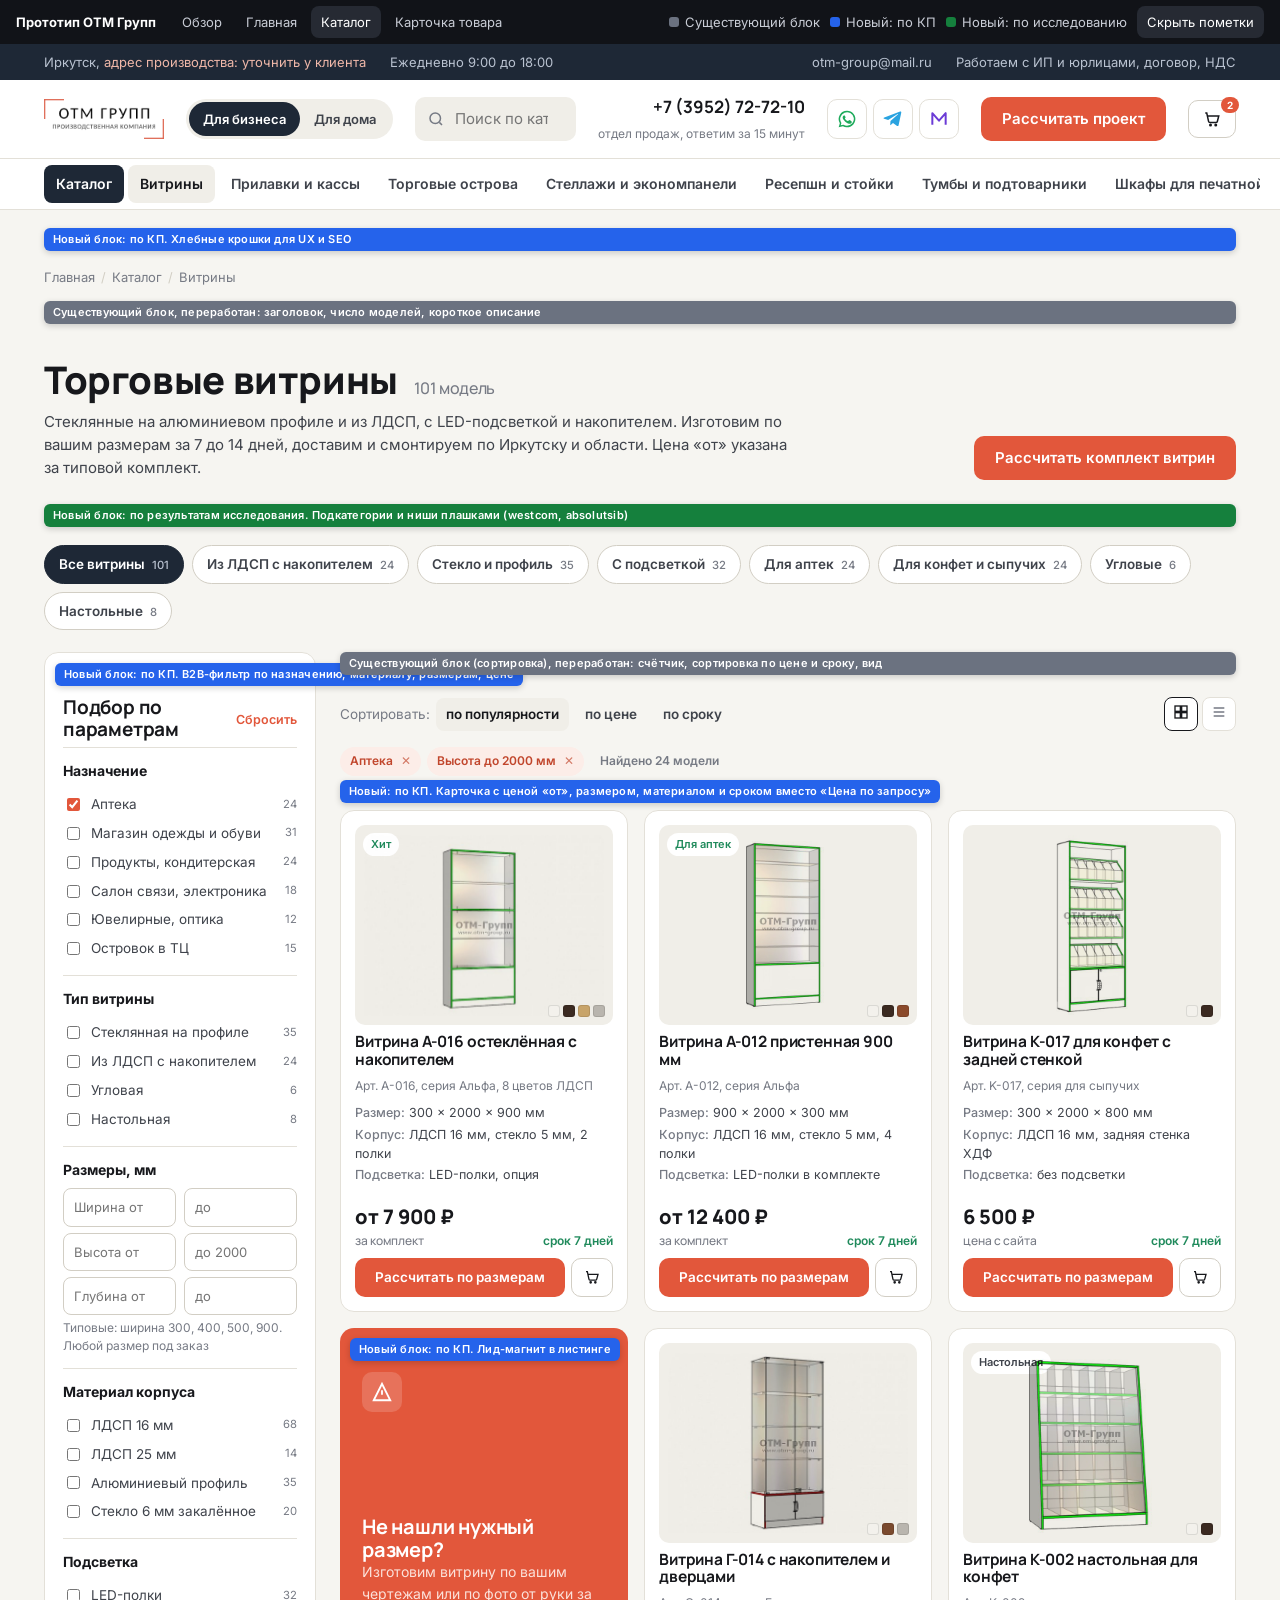
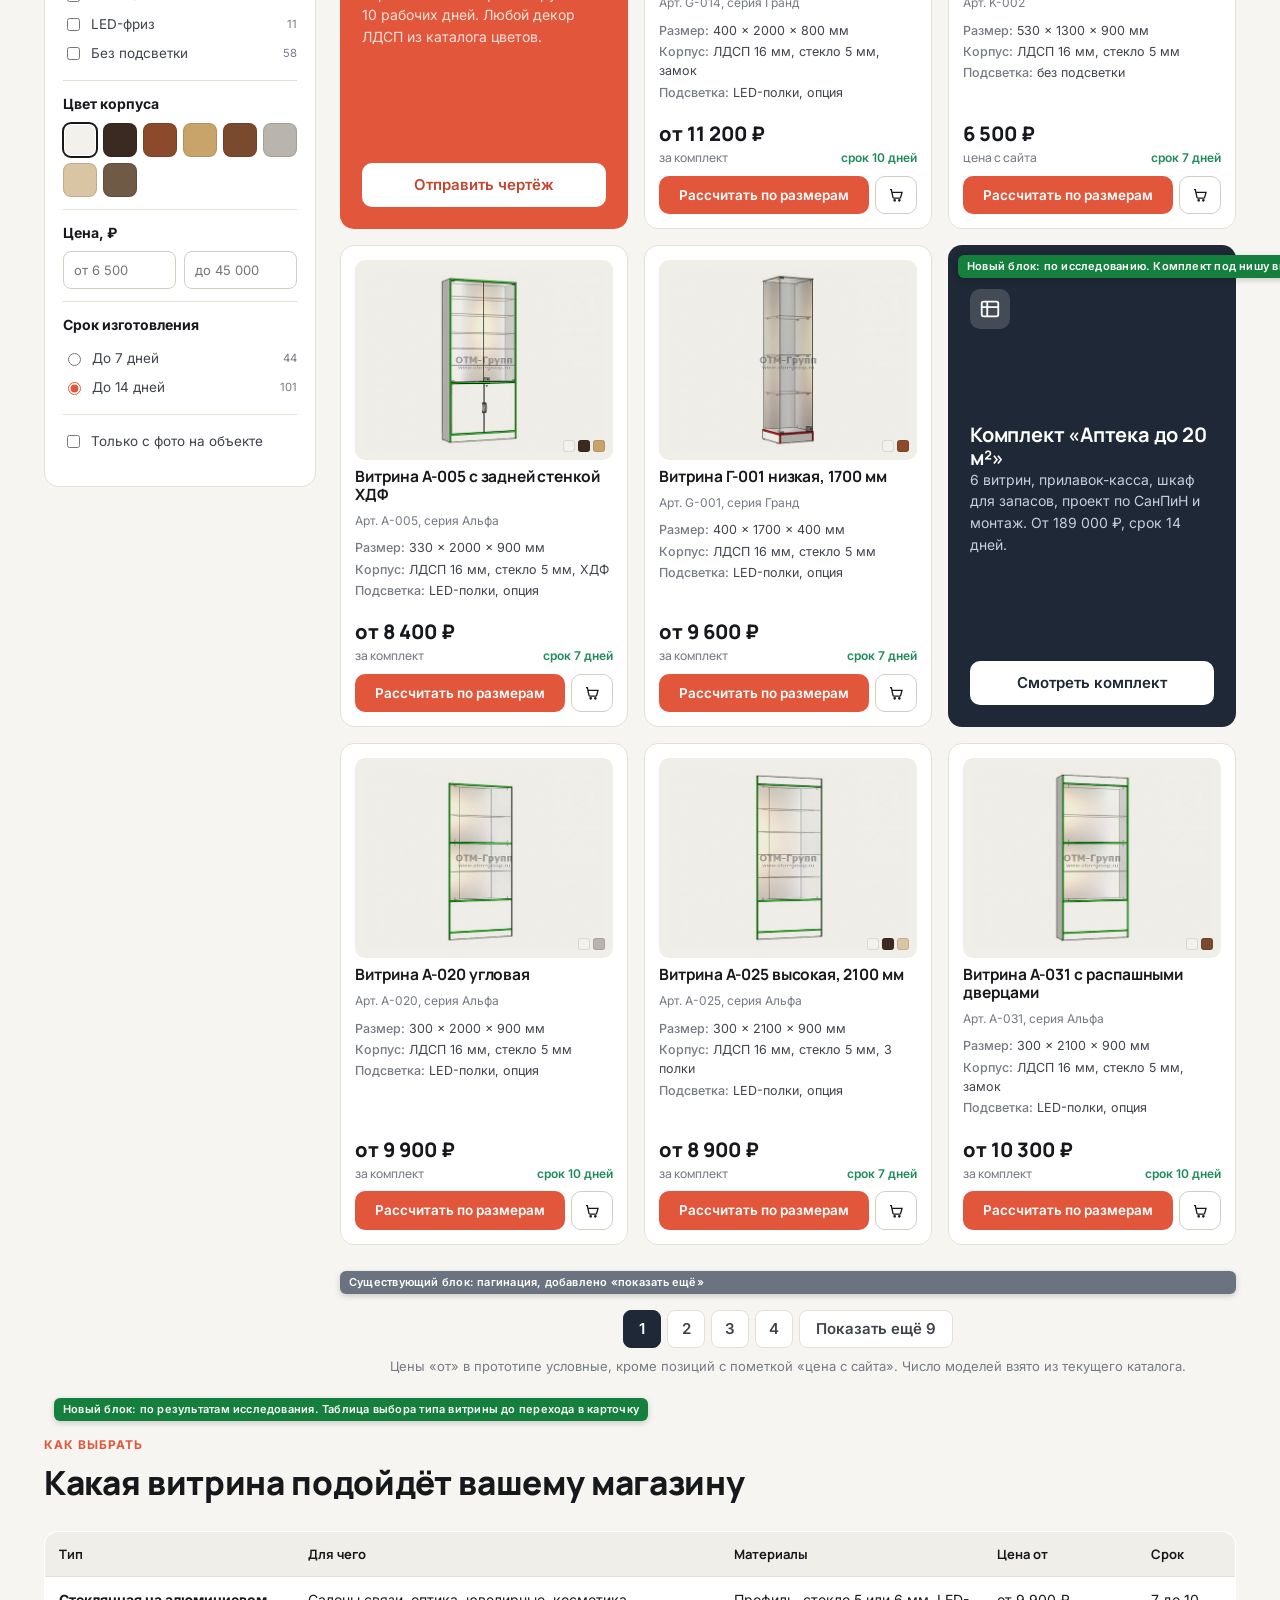
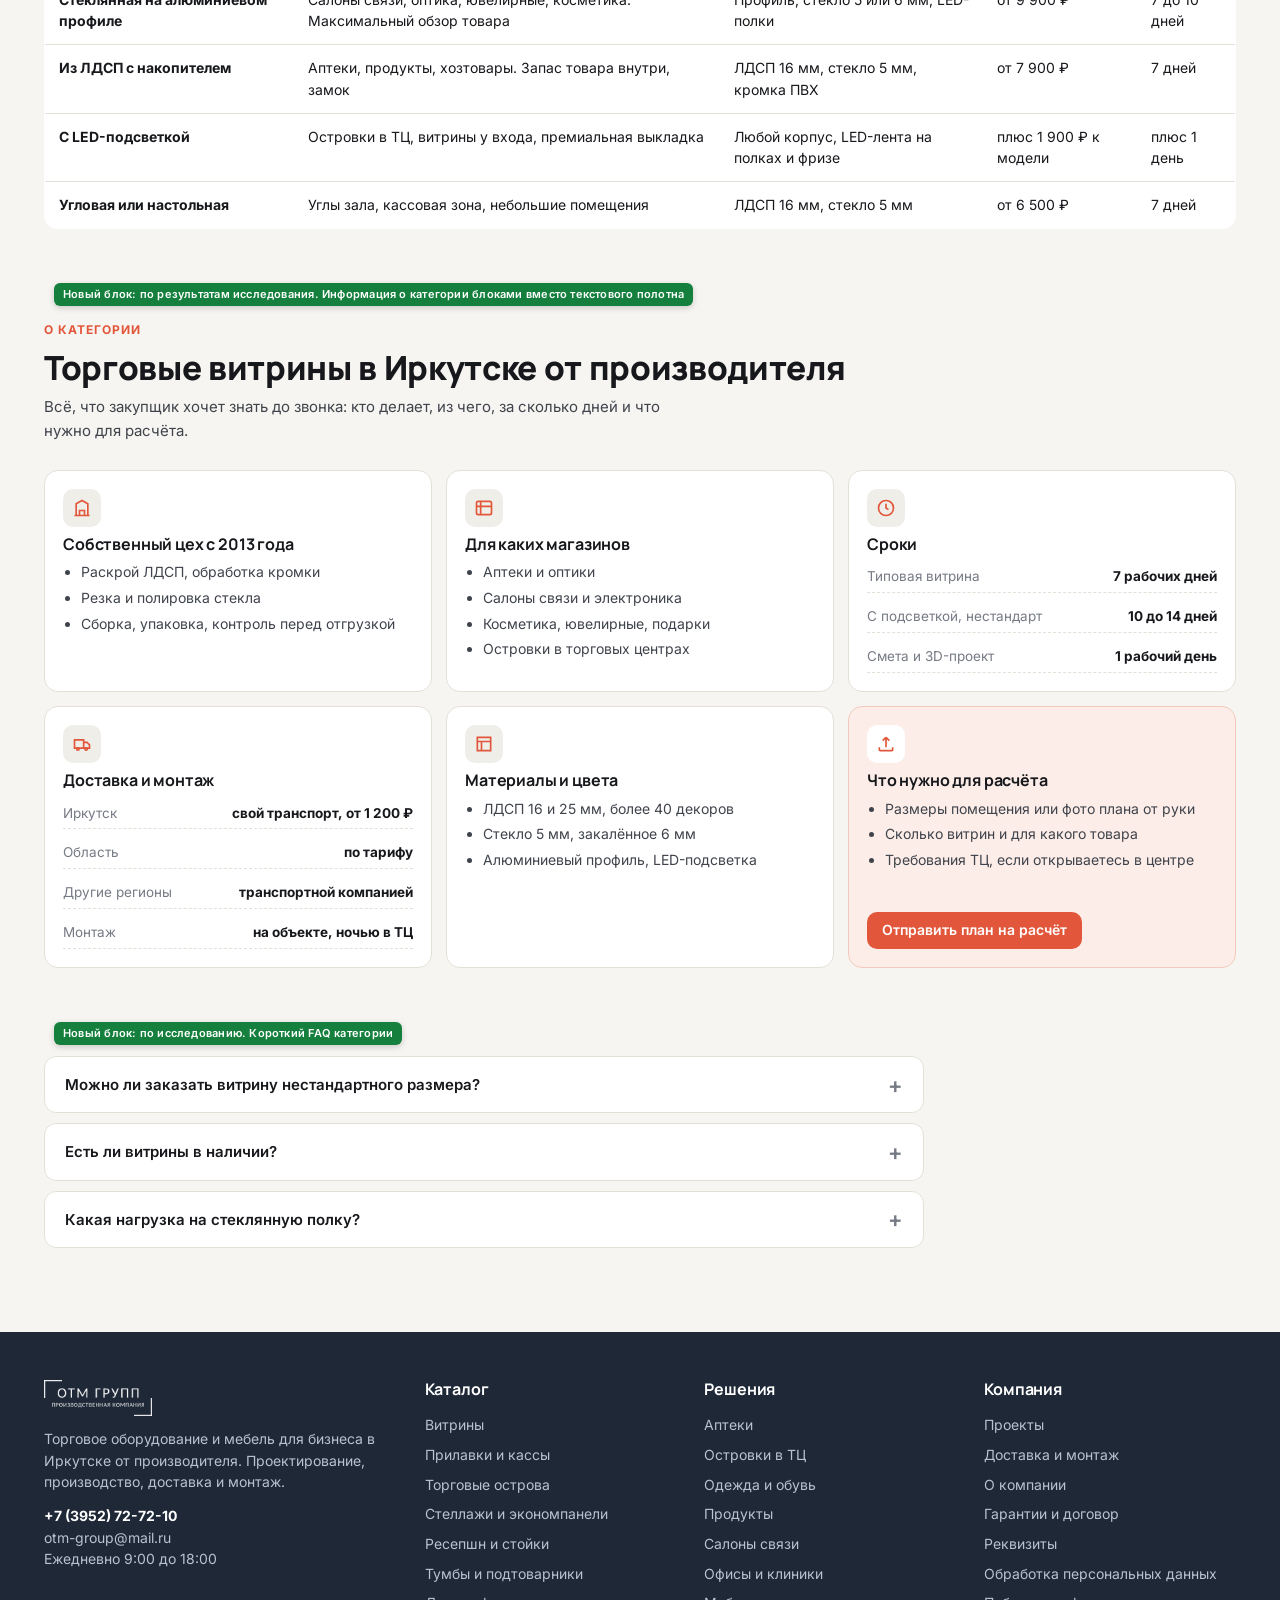
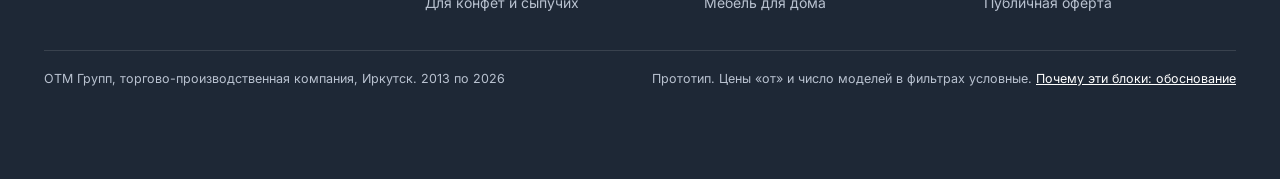
<file: prototypes/catalog.html>
<!DOCTYPE html>
<html lang="ru">
<head>
<meta charset="utf-8">
<meta name="viewport" content="width=device-width, initial-scale=1">
<title>Прототип: Каталог. Торговые витрины в Иркутске от производителя, ОТМ Групп</title>
<meta name="description" content="Прототип листинга каталога otm-group.ru: фильтры по назначению, материалу и размерам, цены «от», лид-магниты внутри сетки.">
<link rel="preconnect" href="https://fonts.googleapis.com">
<link rel="preconnect" href="https://fonts.gstatic.com" crossorigin>
<link href="https://fonts.googleapis.com/css2?family=Inter:wght@400;500;600;700&family=Manrope:wght@500;700;800&display=swap" rel="stylesheet">
<link rel="icon" href="data:image/svg+xml,%3Csvg xmlns=%27http://www.w3.org/2000/svg%27 viewBox=%270 0 32 32%27%3E%3Crect width=%2732%27 height=%2732%27 rx=%277%27 fill=%27%23E2573B%27/%3E%3Ctext x=%2716%27 y=%2722%27 font-size=%2716%27 font-family=%27Arial%27 font-weight=%27700%27 fill=%27white%27 text-anchor=%27middle%27%3EO%3C/text%3E%3C/svg%3E">
<link rel="stylesheet" href="../assets/styles.css?v=4">
</head>
<body>

<div class="proto-bar">
  <span class="pb-title">Прототип ОТМ Групп</span>
  <nav>
    <a href="../index.html">Обзор</a>
    <a href="home.html">Главная</a>
    <a href="catalog.html">Каталог</a>
    <a href="product.html">Карточка товара</a>
  </nav>
  <div class="pb-legend">
    <span><i style="background:#6B7280"></i>Существующий блок</span>
    <span><i style="background:#2563EB"></i>Новый: по КП</span>
    <span><i style="background:#15803D"></i>Новый: по исследованию</span>
    <button class="pb-toggle" data-toggle-tags>Скрыть пометки</button>
  </div>
</div>

<div class="topbar">
  <div class="container">
    <span>Иркутск, <span class="fill-note">адрес производства: уточнить у клиента</span></span>
    <span class="hide-m">Ежедневно 9:00 до 18:00</span>
    <span class="grow"></span>
    <a class="hide-m" href="mailto:otm-group@mail.ru">otm-group@mail.ru</a>
    <span class="hide-m">Работаем с ИП и юрлицами, договор, НДС</span>
  </div>
</div>

<header class="header">
  <div class="container">
    <a class="logo" href="home.html"><img src="../assets/img/logo.png" alt="ОТМ Групп"></a>
    <div class="seg"><a class="active" href="home.html">Для бизнеса</a><a href="https://otm-group.ru/kukhni-na-zakaz/">Для дома</a></div>
    <label class="search">
      <svg viewBox="0 0 24 24" fill="none" stroke="currentColor" stroke-width="2"><circle cx="11" cy="11" r="7"/><path d="m20 20-3.5-3.5"/></svg>
      <input type="search" placeholder="Поиск по каталогу: витрина, прилавок, островок, ресепшн">
    </label>
    <div class="hdr-phone"><b>+7 (3952) 72-72-10</b><span>отдел продаж, ответим за 15 минут</span></div>
    <div class="msgs">
      <a class="msg wa" href="#" title="WhatsApp"><svg viewBox="0 0 24 24" fill="currentColor"><path d="M12 2a10 10 0 0 0-8.6 15.1L2 22l5.1-1.3A10 10 0 1 0 12 2zm0 18.2a8.2 8.2 0 0 1-4.2-1.2l-.3-.2-3 .8.8-2.9-.2-.3A8.2 8.2 0 1 1 12 20.2zm4.5-6.1c-.2-.1-1.5-.7-1.7-.8s-.4-.1-.6.1-.6.8-.8 1-.3.2-.5.1a6.7 6.7 0 0 1-3.3-2.9c-.3-.4.3-.4.7-1.3.1-.2 0-.3 0-.4l-.8-1.8c-.2-.5-.4-.4-.6-.4h-.5a1 1 0 0 0-.7.3 3 3 0 0 0-.9 2.2 5.2 5.2 0 0 0 1.1 2.8 12 12 0 0 0 4.6 4c1.7.7 2.4.8 3.2.7a2.8 2.8 0 0 0 1.8-1.3 2.2 2.2 0 0 0 .2-1.3c-.1-.1-.3-.2-.5-.3z"/></svg></a>
      <a class="msg tg" href="#" title="Telegram"><svg viewBox="0 0 24 24" fill="currentColor"><path d="M21.9 4.6 18.7 19.5c-.2 1-.9 1.3-1.8.8l-4.9-3.6-2.4 2.3c-.3.3-.5.5-1 .5l.4-5 9.1-8.2c.4-.4-.1-.5-.6-.2L6.2 13.2 1.4 11.7c-1-.3-1-1 .2-1.5L20.5 3c.9-.3 1.6.2 1.4 1.6z"/></svg></a>
      <a class="msg mx" href="#" title="MAX"><svg viewBox="0 0 24 24" fill="none" stroke="currentColor" stroke-width="2.4" stroke-linejoin="round"><path d="M4 19V5l8 9 8-9v14"/></svg></a>
    </div>
    <a class="btn btn-primary" href="#" data-calc data-calc-title="Рассчитать проект" data-calc-sub="Приложите план помещения или список позиций, вернём смету и 3D-проект за 1 рабочий день">Рассчитать проект</a>
    <a class="cart btn btn-outline btn-sm" href="#" title="Корзина"><svg viewBox="0 0 24 24" fill="none" stroke="currentColor" stroke-width="2" width="18" height="18"><path d="M3 4h2l2.4 11.2a2 2 0 0 0 2 1.6h7.7a2 2 0 0 0 2-1.5L21 8H6"/><circle cx="10" cy="20" r="1"/><circle cx="17" cy="20" r="1"/></svg><span class="cnt">2</span></a>
    <button class="burger" data-open-menu aria-label="Меню"><svg viewBox="0 0 24 24" fill="none" stroke="currentColor" stroke-width="2"><path d="M4 7h16M4 12h16M4 17h16"/></svg></button>
  </div>
</header>

<nav class="nav">
  <div class="container">
    <a class="cat-all" href="catalog.html">Каталог</a>
    <a href="catalog.html" class="active">Витрины</a>
    <a href="catalog.html">Прилавки и кассы</a>
    <a href="catalog.html">Торговые острова</a>
    <a href="catalog.html">Стеллажи и экономпанели</a>
    <a href="catalog.html">Ресепшн и стойки</a>
    <a href="catalog.html">Тумбы и подтоварники</a>
    <a href="catalog.html">Шкафы для печатной продукции</a>
    <a href="catalog.html">Для конфет и сыпучих</a>
    <span class="sep"></span>
    <a href="home.html#niches">Решения по нишам</a>
    <a href="home.html#cases">Проекты</a>
    <a href="home.html#delivery">Доставка и монтаж</a>
    <span class="sep"></span>
    <a class="b2c" href="https://otm-group.ru/kukhni-na-zakaz/">Мебель для дома</a>
  </div>
</nav>

<div class="drawer">
  <div class="panel">
    <button class="close" data-close-menu aria-label="Закрыть">✕</button>
    <div class="seg" style="display:inline-flex"><a class="active" href="home.html">Для бизнеса</a><a href="https://otm-group.ru/kukhni-na-zakaz/">Для дома</a></div>
    <h4>Каталог</h4>
    <a href="catalog.html">Витрины</a><a href="catalog.html">Прилавки и кассы</a><a href="catalog.html">Торговые острова</a><a href="catalog.html">Стеллажи и экономпанели</a><a href="catalog.html">Ресепшн и стойки</a><a href="catalog.html">Тумбы и подтоварники</a><a href="catalog.html">Шкафы для печатной продукции</a><a href="catalog.html">Для конфет и сыпучих</a>
    <h4>Компания</h4>
    <a href="home.html#niches">Решения по нишам</a><a href="home.html#cases">Проекты</a><a href="home.html#delivery">Доставка и монтаж</a><a href="home.html#about">О компании</a>
    <h4>Связь</h4>
    <a href="tel:+73952727210">+7 (3952) 72-72-10</a><a href="#">WhatsApp</a><a href="#">Telegram</a><a href="#">MAX</a>
  </div>
</div>

<main class="container">

  <!-- Хлебные крошки -->
  <div class="crumbs blk blk-inline" data-tag="kp" data-label="Новый блок: по КП. Хлебные крошки для UX и SEO">
    <a href="home.html">Главная</a><span class="sep">/</span><a href="catalog.html">Каталог</a><span class="sep">/</span><span>Витрины</span>
  </div>

  <!-- Заголовок категории -->
  <div class="cat-head blk blk-inline" data-tag="old" data-label="Существующий блок, переработан: заголовок, число моделей, короткое описание">
    <div>
      <h1>Торговые витрины <span class="cnt">101 модель</span></h1>
      <p>Стеклянные на алюминиевом профиле и из ЛДСП, с LED-подсветкой и накопителем. Изготовим по вашим размерам за 7 до 14 дней, доставим и смонтируем по Иркутску и области. Цена «от» указана за типовой комплект.</p>
    </div>
    <div style="display:flex;gap:8px;flex-wrap:wrap"><a class="btn btn-primary" href="#" data-calc data-calc-title="Рассчитать витрины по плану" data-calc-sub="Приложите план зала, подберём модели и посчитаем комплект">Рассчитать комплект витрин</a></div>
  </div>

  <!-- Подкатегории -->
  <div class="subcats blk blk-inline" data-tag="res" data-label="Новый блок: по результатам исследования. Подкатегории и ниши плашками (westcom, absolutsib)">
    <a class="active" href="#">Все витрины <small>101</small></a>
    <a href="#">Из ЛДСП с накопителем <small>24</small></a>
    <a href="#">Стекло и профиль <small>35</small></a>
    <a href="#">С подсветкой <small>32</small></a>
    <a href="#">Для аптек <small>24</small></a>
    <a href="#">Для конфет и сыпучих <small>24</small></a>
    <a href="#">Угловые <small>6</small></a>
    <a href="#">Настольные <small>8</small></a>
  </div>

  <div class="catalog-layout">

    <!-- Фильтр -->
    <aside class="filters blk" id="filters" data-tag="kp" data-label="Новый блок: по КП. B2B-фильтр по назначению, материалу, размерам, цене">
      <div class="f-head"><h3>Подбор по параметрам</h3><a href="#">Сбросить</a></div>
      <div class="fgroup"><b>Назначение</b>
        <label><input type="checkbox" checked> Аптека <small>24</small></label>
        <label><input type="checkbox"> Магазин одежды и обуви <small>31</small></label>
        <label><input type="checkbox"> Продукты, кондитерская <small>24</small></label>
        <label><input type="checkbox"> Салон связи, электроника <small>18</small></label>
        <label><input type="checkbox"> Ювелирные, оптика <small>12</small></label>
        <label><input type="checkbox"> Островок в ТЦ <small>15</small></label>
      </div>
      <div class="fgroup"><b>Тип витрины</b>
        <label><input type="checkbox"> Стеклянная на профиле <small>35</small></label>
        <label><input type="checkbox"> Из ЛДСП с накопителем <small>24</small></label>
        <label><input type="checkbox"> Угловая <small>6</small></label>
        <label><input type="checkbox"> Настольная <small>8</small></label>
      </div>
      <div class="fgroup"><b>Размеры, мм</b>
        <div class="range"><input type="number" placeholder="Ширина от"><input type="number" placeholder="до"></div>
        <div class="range" style="margin-top:6px"><input type="number" placeholder="Высота от"><input type="number" placeholder="до 2000"></div>
        <div class="range" style="margin-top:6px"><input type="number" placeholder="Глубина от"><input type="number" placeholder="до"></div>
        <div class="hint">Типовые: ширина 300, 400, 500, 900. Любой размер под заказ</div>
      </div>
      <div class="fgroup"><b>Материал корпуса</b>
        <label><input type="checkbox"> ЛДСП 16 мм <small>68</small></label>
        <label><input type="checkbox"> ЛДСП 25 мм <small>14</small></label>
        <label><input type="checkbox"> Алюминиевый профиль <small>35</small></label>
        <label><input type="checkbox"> Стекло 6 мм закалённое <small>20</small></label>
      </div>
      <div class="fgroup"><b>Подсветка</b>
        <label><input type="checkbox"> LED-полки <small>32</small></label>
        <label><input type="checkbox"> LED-фриз <small>11</small></label>
        <label><input type="checkbox"> Без подсветки <small>58</small></label>
      </div>
      <div class="fgroup"><b>Цвет корпуса</b>
        <div class="swatches" style="margin-top:4px">
          <span class="swatch active" title="Белый" style="background:#F3F1EC"></span><span class="swatch" title="Венге" style="background:#3B2A21"></span><span class="swatch" title="Вишня" style="background:#8B4A2B"></span><span class="swatch" title="Дуб Кальяри" style="background:#C8A46A"></span><span class="swatch" title="Орех" style="background:#7A4A2E"></span><span class="swatch" title="Титан" style="background:#B9B5AE"></span><span class="swatch" title="Ясень шимо светлый" style="background:#D9C4A3"></span><span class="swatch" title="Ясень шимо тёмный" style="background:#6E5A45"></span>
        </div>
      </div>
      <div class="fgroup"><b>Цена, ₽</b>
        <div class="range"><input type="number" placeholder="от 6 500"><input type="number" placeholder="до 45 000"></div>
      </div>
      <div class="fgroup"><b>Срок изготовления</b>
        <label><input type="radio" name="t"> До 7 дней <small>44</small></label>
        <label><input type="radio" name="t" checked> До 14 дней <small>101</small></label>
      </div>
      <div class="fgroup"><label><input type="checkbox"> Только с фото на объекте</label></div>
      <div class="apply"><button class="btn btn-outline" type="button" data-close-filters>Закрыть</button><button class="btn btn-primary" type="button" data-close-filters>Показать 24</button></div>
    </aside>

    <div>
      <!-- Тулбар -->
      <div class="toolbar blk blk-inline" data-tag="old" data-label="Существующий блок (сортировка), переработан: счётчик, сортировка по цене и сроку, вид">
        <div class="sort">
          <button class="btn btn-outline btn-sm filter-btn" data-open-filters>Фильтр (2)</button>
          <span>Сортировать:</span><a class="active" href="#">по популярности</a><a href="#">по цене</a><a href="#">по сроку</a>
        </div>
        <div class="views"><button class="active" title="Плитка"><svg viewBox="0 0 24 24" fill="none" stroke="currentColor" stroke-width="2"><rect x="3" y="3" width="8" height="8"/><rect x="13" y="3" width="8" height="8"/><rect x="3" y="13" width="8" height="8"/><rect x="13" y="13" width="8" height="8"/></svg></button><button title="Список"><svg viewBox="0 0 24 24" fill="none" stroke="currentColor" stroke-width="2"><path d="M4 6h16M4 12h16M4 18h16"/></svg></button></div>
      </div>
      <div class="active-filters"><span class="chip">Аптека <b>✕</b></span><span class="chip">Высота до 2000 мм <b>✕</b></span><span class="chip" style="background:transparent;color:var(--muted)">Найдено 24 модели</span></div>

      <!-- Сетка товаров -->
      <div class="prod-grid blk" id="grid" data-tag="kp" data-label="Новый: по КП. Карточка с ценой «от», размером, материалом и сроком вместо «Цена по запросу»">
        <article class="prod"><div class="pic"><div class="badges"><span class="chip ok">Хит</span></div><img src="../assets/img/vitrina-a-016.jpg" alt="Витрина А-016"><div class="colors"><i style="background:#F3F1EC"></i><i style="background:#3B2A21"></i><i style="background:#C8A46A"></i><i style="background:#B9B5AE"></i></div></div><h3><a href="product.html">Витрина А-016 остеклённая с накопителем</a></h3><div class="art">Арт. A-016, серия Альфа, 8 цветов ЛДСП</div><div class="specs"><span><b>Размер:</b> 300 × 2000 × 900 мм</span><span><b>Корпус:</b> ЛДСП 16 мм, стекло 5 мм, 2 полки</span><span><b>Подсветка:</b> LED-полки, опция</span></div><div class="p-row"><div class="price">от 7 900 ₽<small>за комплект</small></div><span class="term">срок 7 дней</span></div><div class="actions"><a class="btn btn-primary" href="#" data-calc data-calc-title="Рассчитать по своим размерам" data-calc-sub="Укажите размеры или приложите план" data-calc-product="Витрина А-016">Рассчитать по размерам</a><a class="btn btn-outline" href="#" title="В корзину"><svg viewBox="0 0 24 24" fill="none" stroke="currentColor" stroke-width="2"><path d="M3 4h2l2.4 11.2a2 2 0 0 0 2 1.6h7.7a2 2 0 0 0 2-1.5L21 8H6"/><circle cx="10" cy="20" r="1"/><circle cx="17" cy="20" r="1"/></svg></a></div></article>

        <article class="prod"><div class="pic"><div class="badges"><span class="chip ok">Для аптек</span></div><img src="../assets/img/vitrina-a-012.jpg" alt="Витрина А-012"><div class="colors"><i style="background:#F3F1EC"></i><i style="background:#3B2A21"></i><i style="background:#8B4A2B"></i></div></div><h3><a href="product.html">Витрина А-012 пристенная 900 мм</a></h3><div class="art">Арт. A-012, серия Альфа</div><div class="specs"><span><b>Размер:</b> 900 × 2000 × 300 мм</span><span><b>Корпус:</b> ЛДСП 16 мм, стекло 5 мм, 4 полки</span><span><b>Подсветка:</b> LED-полки в комплекте</span></div><div class="p-row"><div class="price">от 12 400 ₽<small>за комплект</small></div><span class="term">срок 7 дней</span></div><div class="actions"><a class="btn btn-primary" href="#" data-calc data-calc-product="Витрина А-012" data-calc-title="Рассчитать по своим размерам">Рассчитать по размерам</a><a class="btn btn-outline" href="#" title="В корзину"><svg viewBox="0 0 24 24" fill="none" stroke="currentColor" stroke-width="2"><path d="M3 4h2l2.4 11.2a2 2 0 0 0 2 1.6h7.7a2 2 0 0 0 2-1.5L21 8H6"/><circle cx="10" cy="20" r="1"/><circle cx="17" cy="20" r="1"/></svg></a></div></article>

        <article class="prod"><div class="pic"><img src="../assets/img/vitrina-k-017.jpg" alt="Витрина К-017"><div class="colors"><i style="background:#F3F1EC"></i><i style="background:#3B2A21"></i></div></div><h3><a href="product.html">Витрина К-017 для конфет с задней стенкой</a></h3><div class="art">Арт. K-017, серия для сыпучих</div><div class="specs"><span><b>Размер:</b> 300 × 2000 × 800 мм</span><span><b>Корпус:</b> ЛДСП 16 мм, задняя стенка ХДФ</span><span><b>Подсветка:</b> без подсветки</span></div><div class="p-row"><div class="price">6 500 ₽<small>цена с сайта</small></div><span class="term">срок 7 дней</span></div><div class="actions"><a class="btn btn-primary" href="#" data-calc data-calc-product="Витрина К-017" data-calc-title="Рассчитать по своим размерам">Рассчитать по размерам</a><a class="btn btn-outline" href="#" title="В корзину"><svg viewBox="0 0 24 24" fill="none" stroke="currentColor" stroke-width="2"><path d="M3 4h2l2.4 11.2a2 2 0 0 0 2 1.6h7.7a2 2 0 0 0 2-1.5L21 8H6"/><circle cx="10" cy="20" r="1"/><circle cx="17" cy="20" r="1"/></svg></a></div></article>

        <!-- Лид-магнит -->
        <div class="lead-card blk" data-tag="kp" data-label="Новый блок: по КП. Лид-магнит в листинге">
          <div class="ic"><svg viewBox="0 0 24 24" fill="none" stroke="currentColor" stroke-width="2"><path d="M3 21 12 3l9 18H3z"/><path d="M12 10v5"/></svg></div>
          <div><h3>Не нашли нужный размер?</h3><p>Изготовим витрину по вашим чертежам или по фото от руки за 10 рабочих дней. Любой декор ЛДСП из каталога цветов.</p></div>
          <a class="btn" href="#" data-calc data-calc-title="Витрина по вашим размерам" data-calc-sub="Приложите чертёж или напишите размеры, посчитаем за 1 день">Отправить чертёж</a>
        </div>

        <article class="prod"><div class="pic"><img src="../assets/img/vitrina-g-014.jpg" alt="Витрина Г-014"><div class="colors"><i style="background:#F3F1EC"></i><i style="background:#7A4A2E"></i><i style="background:#B9B5AE"></i></div></div><h3><a href="product.html">Витрина Г-014 с накопителем и дверцами</a></h3><div class="art">Арт. G-014, серия Гранд</div><div class="specs"><span><b>Размер:</b> 400 × 2000 × 800 мм</span><span><b>Корпус:</b> ЛДСП 16 мм, стекло 5 мм, замок</span><span><b>Подсветка:</b> LED-полки, опция</span></div><div class="p-row"><div class="price">от 11 200 ₽<small>за комплект</small></div><span class="term">срок 10 дней</span></div><div class="actions"><a class="btn btn-primary" href="#" data-calc data-calc-product="Витрина Г-014" data-calc-title="Рассчитать по своим размерам">Рассчитать по размерам</a><a class="btn btn-outline" href="#" title="В корзину"><svg viewBox="0 0 24 24" fill="none" stroke="currentColor" stroke-width="2"><path d="M3 4h2l2.4 11.2a2 2 0 0 0 2 1.6h7.7a2 2 0 0 0 2-1.5L21 8H6"/><circle cx="10" cy="20" r="1"/><circle cx="17" cy="20" r="1"/></svg></a></div></article>

        <article class="prod"><div class="pic"><div class="badges"><span class="chip">Настольная</span></div><img src="../assets/img/vitrina-k-002.jpg" alt="Витрина К-002"><div class="colors"><i style="background:#F3F1EC"></i><i style="background:#3B2A21"></i></div></div><h3><a href="product.html">Витрина К-002 настольная для конфет</a></h3><div class="art">Арт. K-002</div><div class="specs"><span><b>Размер:</b> 530 × 1300 × 900 мм</span><span><b>Корпус:</b> ЛДСП 16 мм, стекло 5 мм</span><span><b>Подсветка:</b> без подсветки</span></div><div class="p-row"><div class="price">6 500 ₽<small>цена с сайта</small></div><span class="term">срок 7 дней</span></div><div class="actions"><a class="btn btn-primary" href="#" data-calc data-calc-product="Витрина К-002" data-calc-title="Рассчитать по своим размерам">Рассчитать по размерам</a><a class="btn btn-outline" href="#" title="В корзину"><svg viewBox="0 0 24 24" fill="none" stroke="currentColor" stroke-width="2"><path d="M3 4h2l2.4 11.2a2 2 0 0 0 2 1.6h7.7a2 2 0 0 0 2-1.5L21 8H6"/><circle cx="10" cy="20" r="1"/><circle cx="17" cy="20" r="1"/></svg></a></div></article>

        <article class="prod"><div class="pic"><img src="../assets/img/vitrina-a-005.jpg" alt="Витрина А-005"><div class="colors"><i style="background:#F3F1EC"></i><i style="background:#3B2A21"></i><i style="background:#C8A46A"></i></div></div><h3><a href="product.html">Витрина А-005 с задней стенкой ХДФ</a></h3><div class="art">Арт. A-005, серия Альфа</div><div class="specs"><span><b>Размер:</b> 330 × 2000 × 900 мм</span><span><b>Корпус:</b> ЛДСП 16 мм, стекло 5 мм, ХДФ</span><span><b>Подсветка:</b> LED-полки, опция</span></div><div class="p-row"><div class="price">от 8 400 ₽<small>за комплект</small></div><span class="term">срок 7 дней</span></div><div class="actions"><a class="btn btn-primary" href="#" data-calc data-calc-product="Витрина А-005" data-calc-title="Рассчитать по своим размерам">Рассчитать по размерам</a><a class="btn btn-outline" href="#" title="В корзину"><svg viewBox="0 0 24 24" fill="none" stroke="currentColor" stroke-width="2"><path d="M3 4h2l2.4 11.2a2 2 0 0 0 2 1.6h7.7a2 2 0 0 0 2-1.5L21 8H6"/><circle cx="10" cy="20" r="1"/><circle cx="17" cy="20" r="1"/></svg></a></div></article>

        <article class="prod"><div class="pic"><img src="../assets/img/vitrina-g-001.jpg" alt="Витрина Г-001"><div class="colors"><i style="background:#F3F1EC"></i><i style="background:#8B4A2B"></i></div></div><h3><a href="product.html">Витрина Г-001 низкая, 1700 мм</a></h3><div class="art">Арт. G-001, серия Гранд</div><div class="specs"><span><b>Размер:</b> 400 × 1700 × 400 мм</span><span><b>Корпус:</b> ЛДСП 16 мм, стекло 5 мм</span><span><b>Подсветка:</b> LED-полки, опция</span></div><div class="p-row"><div class="price">от 9 600 ₽<small>за комплект</small></div><span class="term">срок 7 дней</span></div><div class="actions"><a class="btn btn-primary" href="#" data-calc data-calc-product="Витрина Г-001" data-calc-title="Рассчитать по своим размерам">Рассчитать по размерам</a><a class="btn btn-outline" href="#" title="В корзину"><svg viewBox="0 0 24 24" fill="none" stroke="currentColor" stroke-width="2"><path d="M3 4h2l2.4 11.2a2 2 0 0 0 2 1.6h7.7a2 2 0 0 0 2-1.5L21 8H6"/><circle cx="10" cy="20" r="1"/><circle cx="17" cy="20" r="1"/></svg></a></div></article>

        <!-- Баннер комплекта -->
        <div class="lead-card dark blk" data-tag="res" data-label="Новый блок: по исследованию. Комплект под нишу внутри сетки">
          <div class="ic"><svg viewBox="0 0 24 24" fill="none" stroke="currentColor" stroke-width="2"><rect x="3" y="4" width="18" height="16" rx="2"/><path d="M3 10h18M9 4v16"/></svg></div>
          <div><h3>Комплект «Аптека до 20 м²»</h3><p>6 витрин, прилавок-касса, шкаф для запасов, проект по СанПиН и монтаж. От 189 000 ₽, срок 14 дней.</p></div>
          <a class="btn" href="home.html#catalog">Смотреть комплект</a>
        </div>

        <article class="prod"><div class="pic"><img src="../assets/img/vitrina-a-020.jpg" alt="Витрина А-020"><div class="colors"><i style="background:#F3F1EC"></i><i style="background:#B9B5AE"></i></div></div><h3><a href="product.html">Витрина А-020 угловая</a></h3><div class="art">Арт. A-020, серия Альфа</div><div class="specs"><span><b>Размер:</b> 300 × 2000 × 900 мм</span><span><b>Корпус:</b> ЛДСП 16 мм, стекло 5 мм</span><span><b>Подсветка:</b> LED-полки, опция</span></div><div class="p-row"><div class="price">от 9 900 ₽<small>за комплект</small></div><span class="term">срок 10 дней</span></div><div class="actions"><a class="btn btn-primary" href="#" data-calc data-calc-product="Витрина А-020" data-calc-title="Рассчитать по своим размерам">Рассчитать по размерам</a><a class="btn btn-outline" href="#" title="В корзину"><svg viewBox="0 0 24 24" fill="none" stroke="currentColor" stroke-width="2"><path d="M3 4h2l2.4 11.2a2 2 0 0 0 2 1.6h7.7a2 2 0 0 0 2-1.5L21 8H6"/><circle cx="10" cy="20" r="1"/><circle cx="17" cy="20" r="1"/></svg></a></div></article>

        <article class="prod"><div class="pic"><img src="../assets/img/vitrina-a-025.jpg" alt="Витрина А-025"><div class="colors"><i style="background:#F3F1EC"></i><i style="background:#3B2A21"></i><i style="background:#D9C4A3"></i></div></div><h3><a href="product.html">Витрина А-025 высокая, 2100 мм</a></h3><div class="art">Арт. A-025, серия Альфа</div><div class="specs"><span><b>Размер:</b> 300 × 2100 × 900 мм</span><span><b>Корпус:</b> ЛДСП 16 мм, стекло 5 мм, 3 полки</span><span><b>Подсветка:</b> LED-полки, опция</span></div><div class="p-row"><div class="price">от 8 900 ₽<small>за комплект</small></div><span class="term">срок 7 дней</span></div><div class="actions"><a class="btn btn-primary" href="#" data-calc data-calc-product="Витрина А-025" data-calc-title="Рассчитать по своим размерам">Рассчитать по размерам</a><a class="btn btn-outline" href="#" title="В корзину"><svg viewBox="0 0 24 24" fill="none" stroke="currentColor" stroke-width="2"><path d="M3 4h2l2.4 11.2a2 2 0 0 0 2 1.6h7.7a2 2 0 0 0 2-1.5L21 8H6"/><circle cx="10" cy="20" r="1"/><circle cx="17" cy="20" r="1"/></svg></a></div></article>

        <article class="prod"><div class="pic"><img src="../assets/img/vitrina-a-031.jpg" alt="Витрина А-031"><div class="colors"><i style="background:#F3F1EC"></i><i style="background:#7A4A2E"></i></div></div><h3><a href="product.html">Витрина А-031 с распашными дверцами</a></h3><div class="art">Арт. A-031, серия Альфа</div><div class="specs"><span><b>Размер:</b> 300 × 2100 × 900 мм</span><span><b>Корпус:</b> ЛДСП 16 мм, стекло 5 мм, замок</span><span><b>Подсветка:</b> LED-полки, опция</span></div><div class="p-row"><div class="price">от 10 300 ₽<small>за комплект</small></div><span class="term">срок 10 дней</span></div><div class="actions"><a class="btn btn-primary" href="#" data-calc data-calc-product="Витрина А-031" data-calc-title="Рассчитать по своим размерам">Рассчитать по размерам</a><a class="btn btn-outline" href="#" title="В корзину"><svg viewBox="0 0 24 24" fill="none" stroke="currentColor" stroke-width="2"><path d="M3 4h2l2.4 11.2a2 2 0 0 0 2 1.6h7.7a2 2 0 0 0 2-1.5L21 8H6"/><circle cx="10" cy="20" r="1"/><circle cx="17" cy="20" r="1"/></svg></a></div></article>
      </div>

      <div class="pager blk blk-inline" data-tag="old" data-label="Существующий блок: пагинация, добавлено «показать ещё»"><a class="active" href="#">1</a><a href="#">2</a><a href="#">3</a><a href="#">4</a><a class="more" href="#">Показать ещё 9</a></div>
      <p class="muted small" style="text-align:center">Цены «от» в прототипе условные, кроме позиций с пометкой «цена с сайта». Число моделей взято из текущего каталога.</p>
    </div>
  </div>

  <!-- Сравнение типов -->
  <section class="section blk" data-tag="res" data-label="Новый блок: по результатам исследования. Таблица выбора типа витрины до перехода в карточку" id="compare">
    <div class="section-head"><div><span class="eyebrow">Как выбрать</span><h2>Какая витрина подойдёт вашему магазину</h2></div></div>
    <div style="overflow-x:auto">
      <table class="cmp-table">
        <tr><th>Тип</th><th>Для чего</th><th>Материалы</th><th>Цена от</th><th>Срок</th></tr>
        <tr><td><b>Стеклянная на алюминиевом профиле</b></td><td>Салоны связи, оптика, ювелирные, косметика. Максимальный обзор товара</td><td>Профиль, стекло 5 или 6 мм, LED-полки</td><td>от 9 900 ₽</td><td>7 до 10 дней</td></tr>
        <tr><td><b>Из ЛДСП с накопителем</b></td><td>Аптеки, продукты, хозтовары. Запас товара внутри, замок</td><td>ЛДСП 16 мм, стекло 5 мм, кромка ПВХ</td><td>от 7 900 ₽</td><td>7 дней</td></tr>
        <tr><td><b>С LED-подсветкой</b></td><td>Островки в ТЦ, витрины у входа, премиальная выкладка</td><td>Любой корпус, LED-лента на полках и фризе</td><td>плюс 1 900 ₽ к модели</td><td>плюс 1 день</td></tr>
        <tr><td><b>Угловая или настольная</b></td><td>Углы зала, кассовая зона, небольшие помещения</td><td>ЛДСП 16 мм, стекло 5 мм</td><td>от 6 500 ₽</td><td>7 дней</td></tr>
      </table>
    </div>
  </section>

  <!-- Текст категории в виде информативных блоков -->
  <section class="section blk" data-tag="res" data-label="Новый блок: по результатам исследования. Информация о категории блоками вместо текстового полотна" id="info">
    <div class="section-head"><div><span class="eyebrow">О категории</span><h2>Торговые витрины в Иркутске от производителя</h2><p>Всё, что закупщик хочет знать до звонка: кто делает, из чего, за сколько дней и что нужно для расчёта.</p></div></div>
    <div class="info-grid">
      <div class="info">
        <div class="ic"><svg viewBox="0 0 24 24" fill="none" stroke="currentColor" stroke-width="2"><path d="M3 21h18M5 21V7l7-4 7 4v14"/><path d="M9 21v-6h6v6"/></svg></div>
        <h3>Собственный цех с 2013 года</h3>
        <ul><li>Раскрой ЛДСП, обработка кромки</li><li>Резка и полировка стекла</li><li>Сборка, упаковка, контроль перед отгрузкой</li></ul>
      </div>
      <div class="info">
        <div class="ic"><svg viewBox="0 0 24 24" fill="none" stroke="currentColor" stroke-width="2"><rect x="3" y="4" width="18" height="16" rx="2"/><path d="M3 10h18M8 4v16"/></svg></div>
        <h3>Для каких магазинов</h3>
        <ul><li>Аптеки и оптики</li><li>Салоны связи и электроника</li><li>Косметика, ювелирные, подарки</li><li>Островки в торговых центрах</li></ul>
      </div>
      <div class="info">
        <div class="ic"><svg viewBox="0 0 24 24" fill="none" stroke="currentColor" stroke-width="2"><circle cx="12" cy="12" r="9"/><path d="M12 7v5l3 2"/></svg></div>
        <h3>Сроки</h3>
        <div class="kv"><span>Типовая витрина</span><b>7 рабочих дней</b></div>
        <div class="kv"><span>С подсветкой, нестандарт</span><b>10 до 14 дней</b></div>
        <div class="kv"><span>Смета и 3D-проект</span><b>1 рабочий день</b></div>
      </div>
      <div class="info">
        <div class="ic"><svg viewBox="0 0 24 24" fill="none" stroke="currentColor" stroke-width="2"><path d="M3 7h11v10H3zM14 10h4l3 3v4h-7z"/><circle cx="7" cy="18" r="1.5"/><circle cx="17" cy="18" r="1.5"/></svg></div>
        <h3>Доставка и монтаж</h3>
        <div class="kv"><span>Иркутск</span><b>свой транспорт, от 1 200 ₽</b></div>
        <div class="kv"><span>Область</span><b>по тарифу</b></div>
        <div class="kv"><span>Другие регионы</span><b>транспортной компанией</b></div>
        <div class="kv"><span>Монтаж</span><b>на объекте, ночью в ТЦ</b></div>
      </div>
      <div class="info">
        <div class="ic"><svg viewBox="0 0 24 24" fill="none" stroke="currentColor" stroke-width="2"><path d="M4 4h16v16H4z"/><path d="M4 9h16M9 9v11"/></svg></div>
        <h3>Материалы и цвета</h3>
        <ul><li>ЛДСП 16 и 25 мм, более 40 декоров</li><li>Стекло 5 мм, закалённое 6 мм</li><li>Алюминиевый профиль, LED-подсветка</li></ul>
      </div>
      <div class="info accent">
        <div class="ic"><svg viewBox="0 0 24 24" fill="none" stroke="currentColor" stroke-width="2"><path d="M12 16V4m0 0 4 4m-4-4-4 4"/><path d="M4 16v3a1 1 0 0 0 1 1h14a1 1 0 0 0 1-1v-3"/></svg></div>
        <h3>Что нужно для расчёта</h3>
        <ul><li>Размеры помещения или фото плана от руки</li><li>Сколько витрин и для какого товара</li><li>Требования ТЦ, если открываетесь в центре</li></ul>
        <a class="btn btn-primary btn-sm" href="#" data-calc data-calc-title="Рассчитать витрины по плану" data-calc-sub="Приложите план зала, подберём модели и посчитаем комплект">Отправить план на расчёт</a>
      </div>
    </div>
  </section>

  <!-- FAQ категории -->
  <section class="section blk" data-tag="res" data-label="Новый блок: по исследованию. Короткий FAQ категории">
    <div class="faq">
      <details><summary>Можно ли заказать витрину нестандартного размера?</summary><div class="a">Да, любая модель делается по вашим размерам. Нажмите «Рассчитать по размерам» в карточке или отправьте чертёж через форму в листинге.</div></details>
      <details><summary>Есть ли витрины в наличии?</summary><div class="a">Изделия изготавливаются под заказ, типовые модели за 7 рабочих дней. Это честнее, чем «есть в наличии» на каждой карточке, и позволяет выбрать цвет и размер.</div></details>
      <details><summary>Какая нагрузка на стеклянную полку?</summary><div class="a">Полка из стекла 5 мм длиной до 900 мм выдерживает до 15 кг равномерной нагрузки, из стекла 6 мм закалённого до 25 кг. Точные значения указаны в характеристиках каждой модели.</div></details>
    </div>
  </section>

</main>

<footer class="footer">
  <div class="container">
    <div class="cols">
      <div>
        <img src="../assets/img/logo.png" alt="ОТМ Групп" style="height:36px;filter:brightness(0) invert(1);margin-bottom:12px">
        <p>Торговое оборудование и мебель для бизнеса в Иркутске от производителя. Проектирование, производство, доставка и монтаж.</p>
        <p><b style="color:#fff">+7 (3952) 72-72-10</b><br>otm-group@mail.ru<br>Ежедневно 9:00 до 18:00</p>
      </div>
      <div><h4>Каталог</h4><a href="catalog.html">Витрины</a><a href="catalog.html">Прилавки и кассы</a><a href="catalog.html">Торговые острова</a><a href="catalog.html">Стеллажи и экономпанели</a><a href="catalog.html">Ресепшн и стойки</a><a href="catalog.html">Тумбы и подтоварники</a><a href="catalog.html">Для конфет и сыпучих</a></div>
      <div><h4>Решения</h4><a href="home.html#niches">Аптеки</a><a href="home.html#niches">Островки в ТЦ</a><a href="home.html#niches">Одежда и обувь</a><a href="home.html#niches">Продукты</a><a href="home.html#niches">Салоны связи</a><a href="home.html#niches">Офисы и клиники</a><a href="https://otm-group.ru/kukhni-na-zakaz/">Мебель для дома</a></div>
      <div><h4>Компания</h4><a href="home.html#cases">Проекты</a><a href="home.html#delivery">Доставка и монтаж</a><a href="home.html#about">О компании</a><a href="#">Гарантии и договор</a><a href="#">Реквизиты</a><a href="#">Обработка персональных данных</a><a href="#">Публичная оферта</a></div>
    </div>
    <div class="bottom"><span>ОТМ Групп, торгово-производственная компания, Иркутск. 2013 по 2026</span><span>Прототип. Цены «от» и число моделей в фильтрах условные. <a href="../rationale.html" style="display:inline;padding:0;color:#fff;text-decoration:underline">Почему эти блоки: обоснование</a></span></div>
  </div>
</footer>

<div class="sticky-bar blk" data-tag="kp" data-label="Новый: мобильный фильтр и расчёт">
  <button class="btn btn-outline" type="button" data-open-filters>Фильтр (2)</button>
  <a class="btn btn-primary" href="#" data-calc data-calc-title="Рассчитать по своим размерам" data-calc-sub="Укажите размеры или приложите план">Рассчитать по размерам</a>
</div>

<div class="modal">
  <form class="box">
    <button class="x" type="button" data-close-modal aria-label="Закрыть">✕</button>
    <h3>Рассчитать по своим размерам</h3>
    <div class="sub">Смета за 1 рабочий день, замер по Иркутску бесплатно</div>
    <div class="prod-line" style="display:none"><img src="../assets/img/vitrina-a-016.jpg" alt=""><span></span></div>
    <label class="field"><input type="text" placeholder="Имя" required></label>
    <label class="field"><input type="tel" placeholder="Телефон или мессенджер" required></label>
    <label class="field"><input type="text" placeholder="Размеры: ширина × высота × глубина, мм"></label>
    <label class="upload"><svg viewBox="0 0 24 24" fill="none" stroke="currentColor" stroke-width="2"><path d="M12 16V4m0 0 4 4m-4-4-4 4"/><path d="M4 16v3a1 1 0 0 0 1 1h14a1 1 0 0 0 1-1v-3"/></svg><span><b>Прикрепить план или чертёж</b>PDF, DWG, JPG, до 20 МБ</span><input type="file" hidden></label>
    <button class="btn btn-primary btn-block" type="submit" style="margin-top:12px">Отправить</button>
    <div class="reply-note"><i></i>Ответим в течение 15 минут в рабочее время</div>
    <div class="consent">Нажимая кнопку, вы соглашаетесь с обработкой персональных данных</div>
  </form>
</div>

<script src="../assets/app.js?v=4"></script>
</body>
</html>
</file>
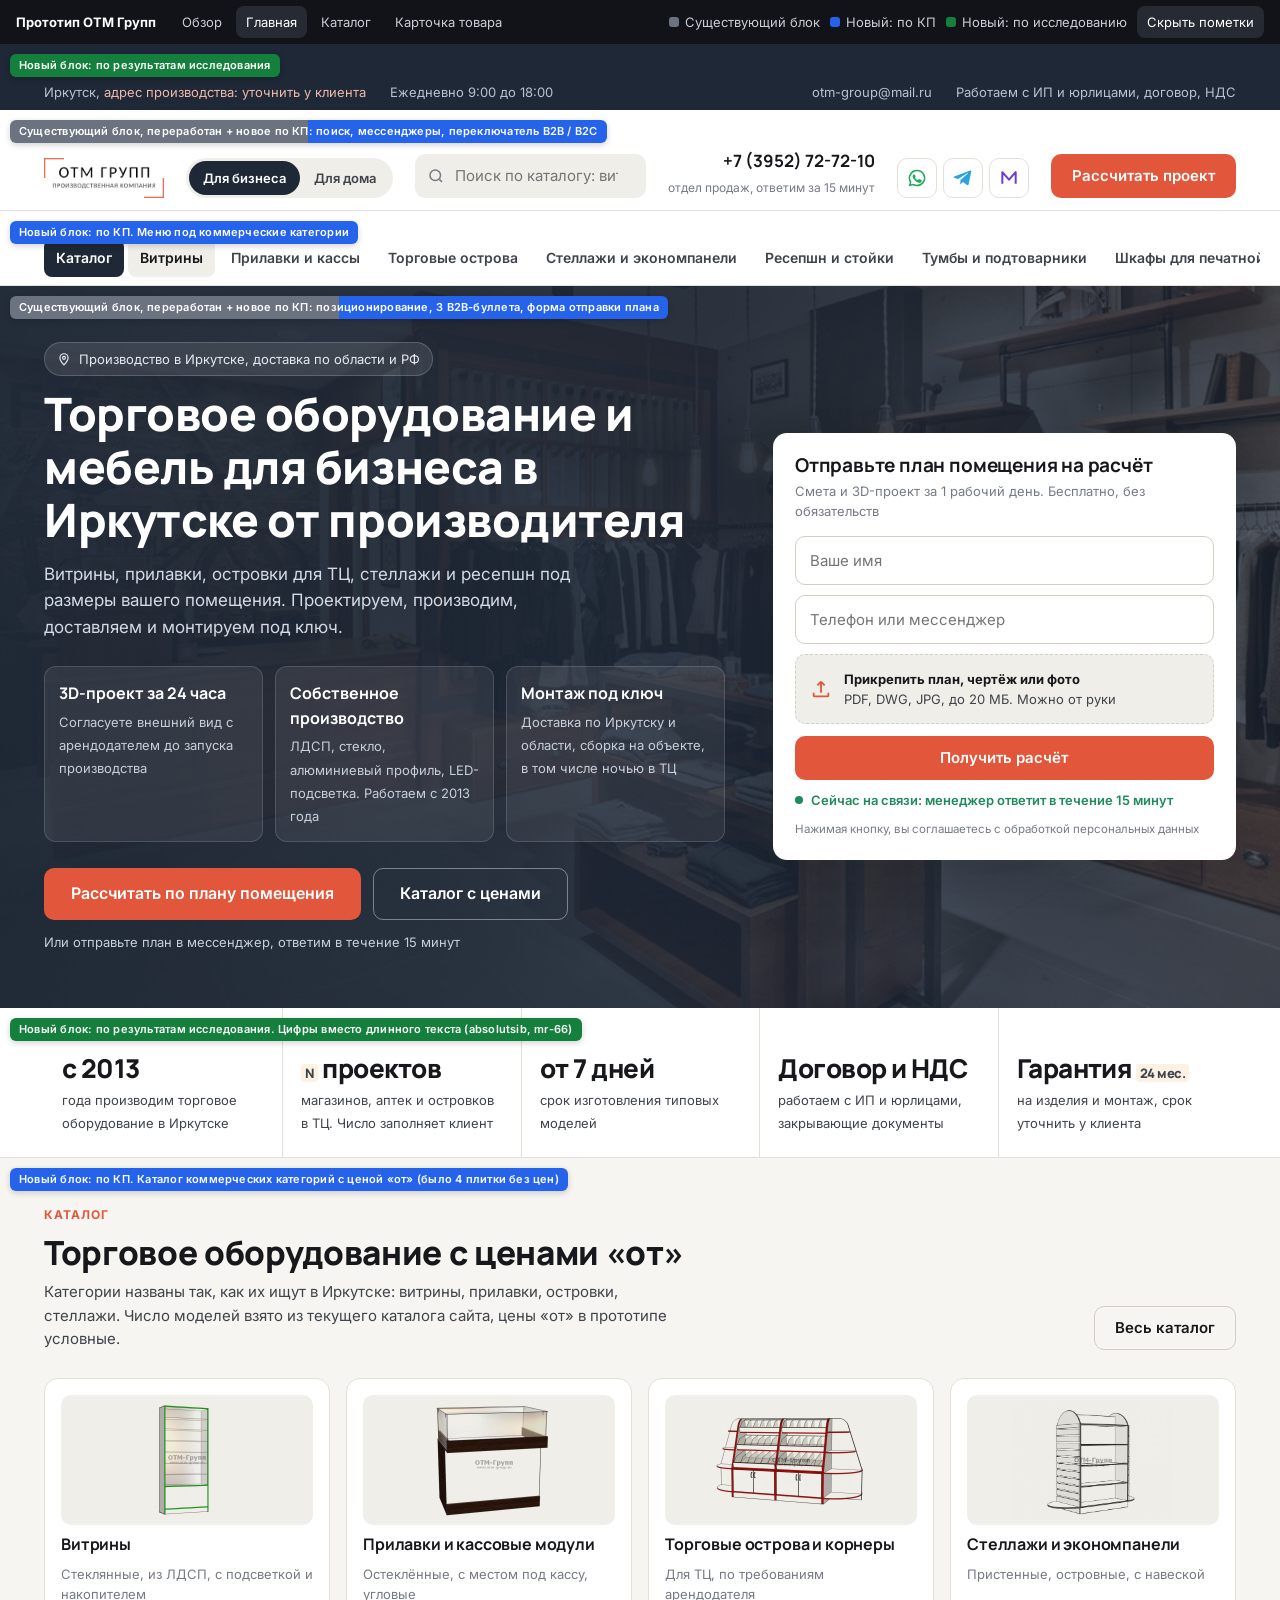
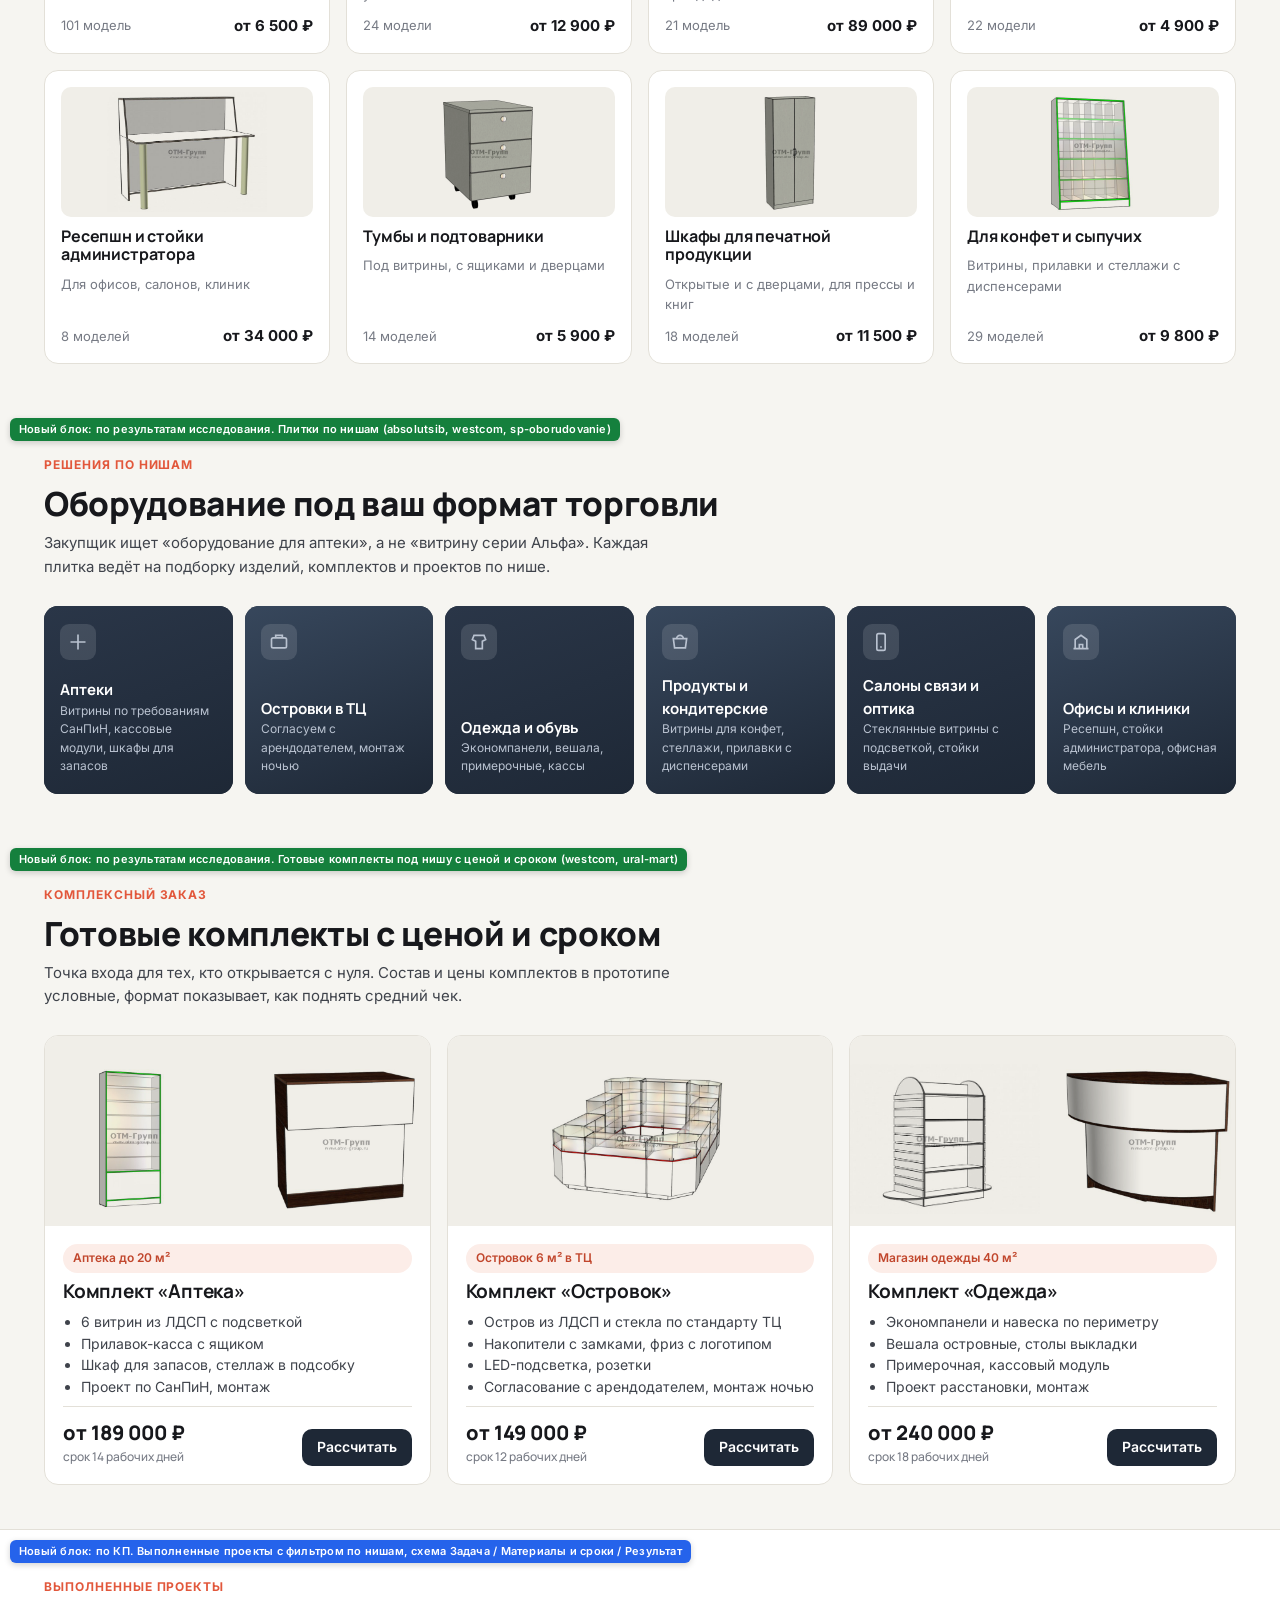
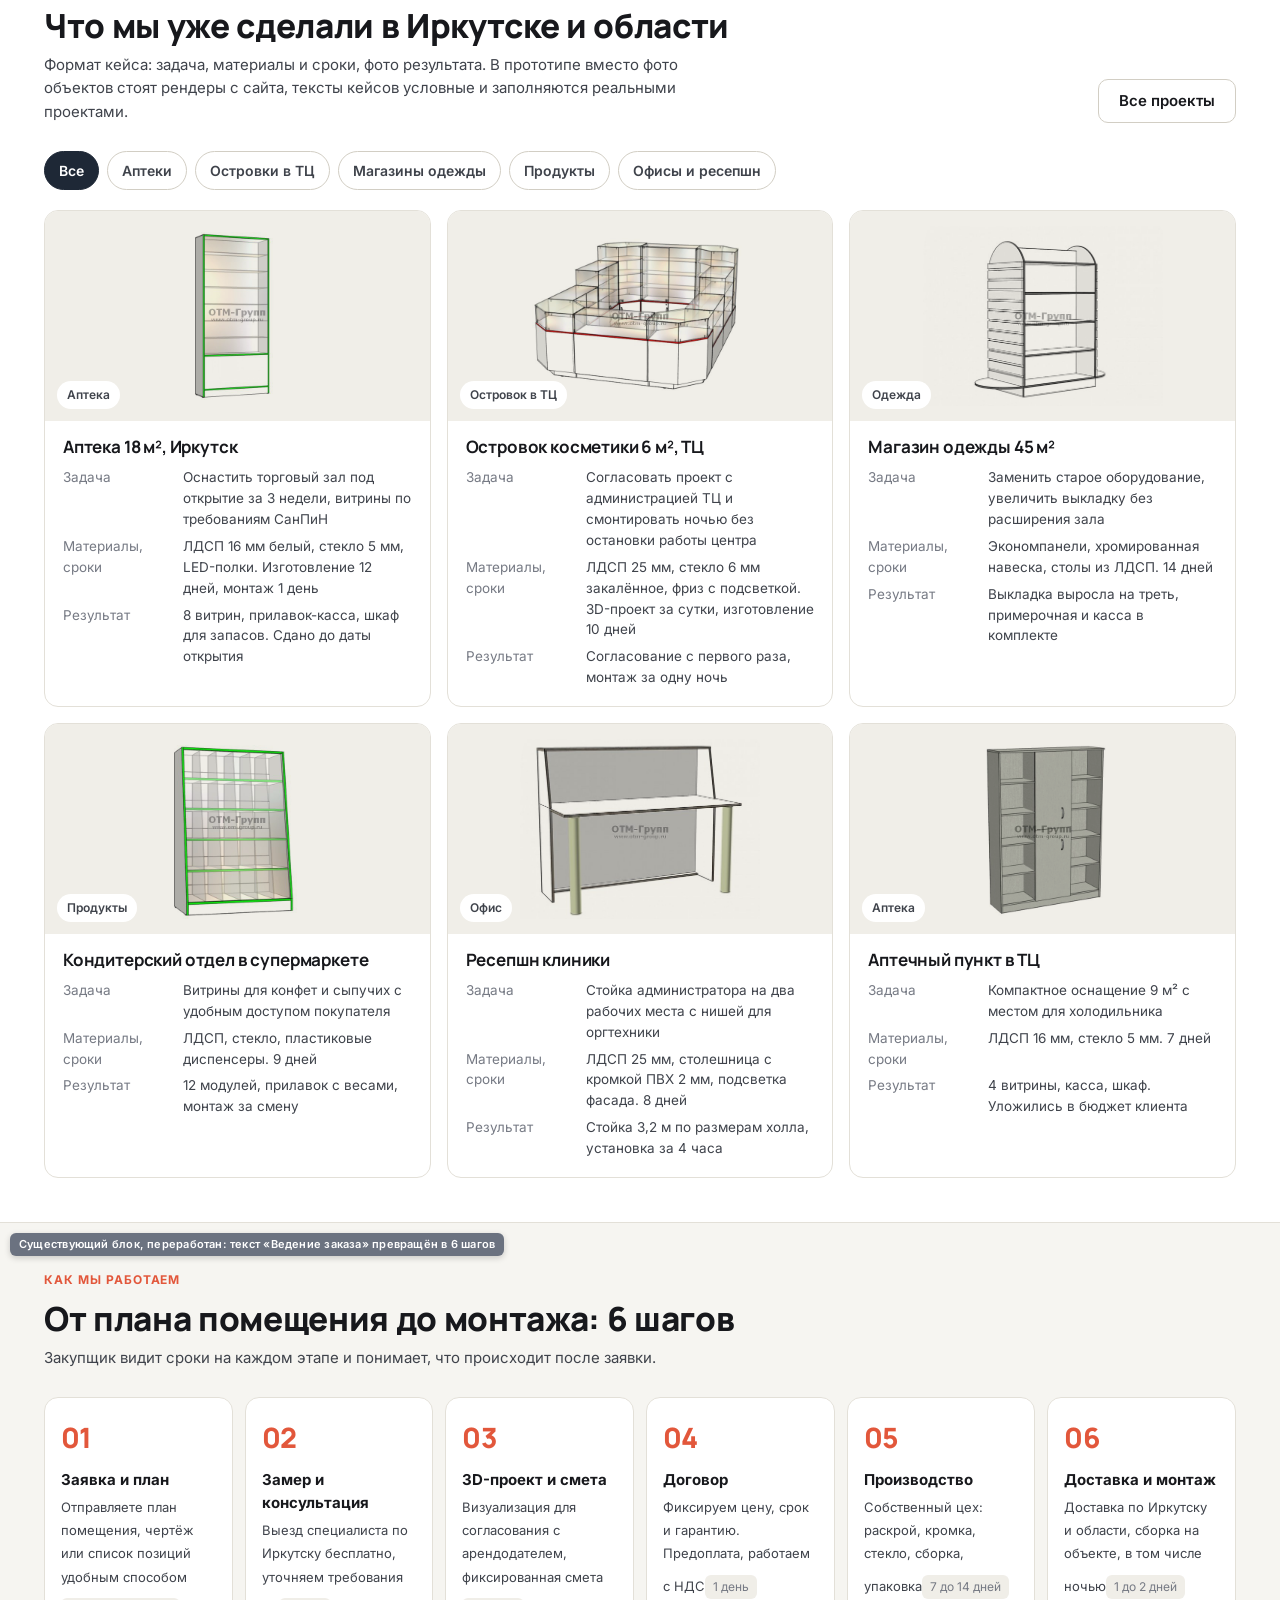
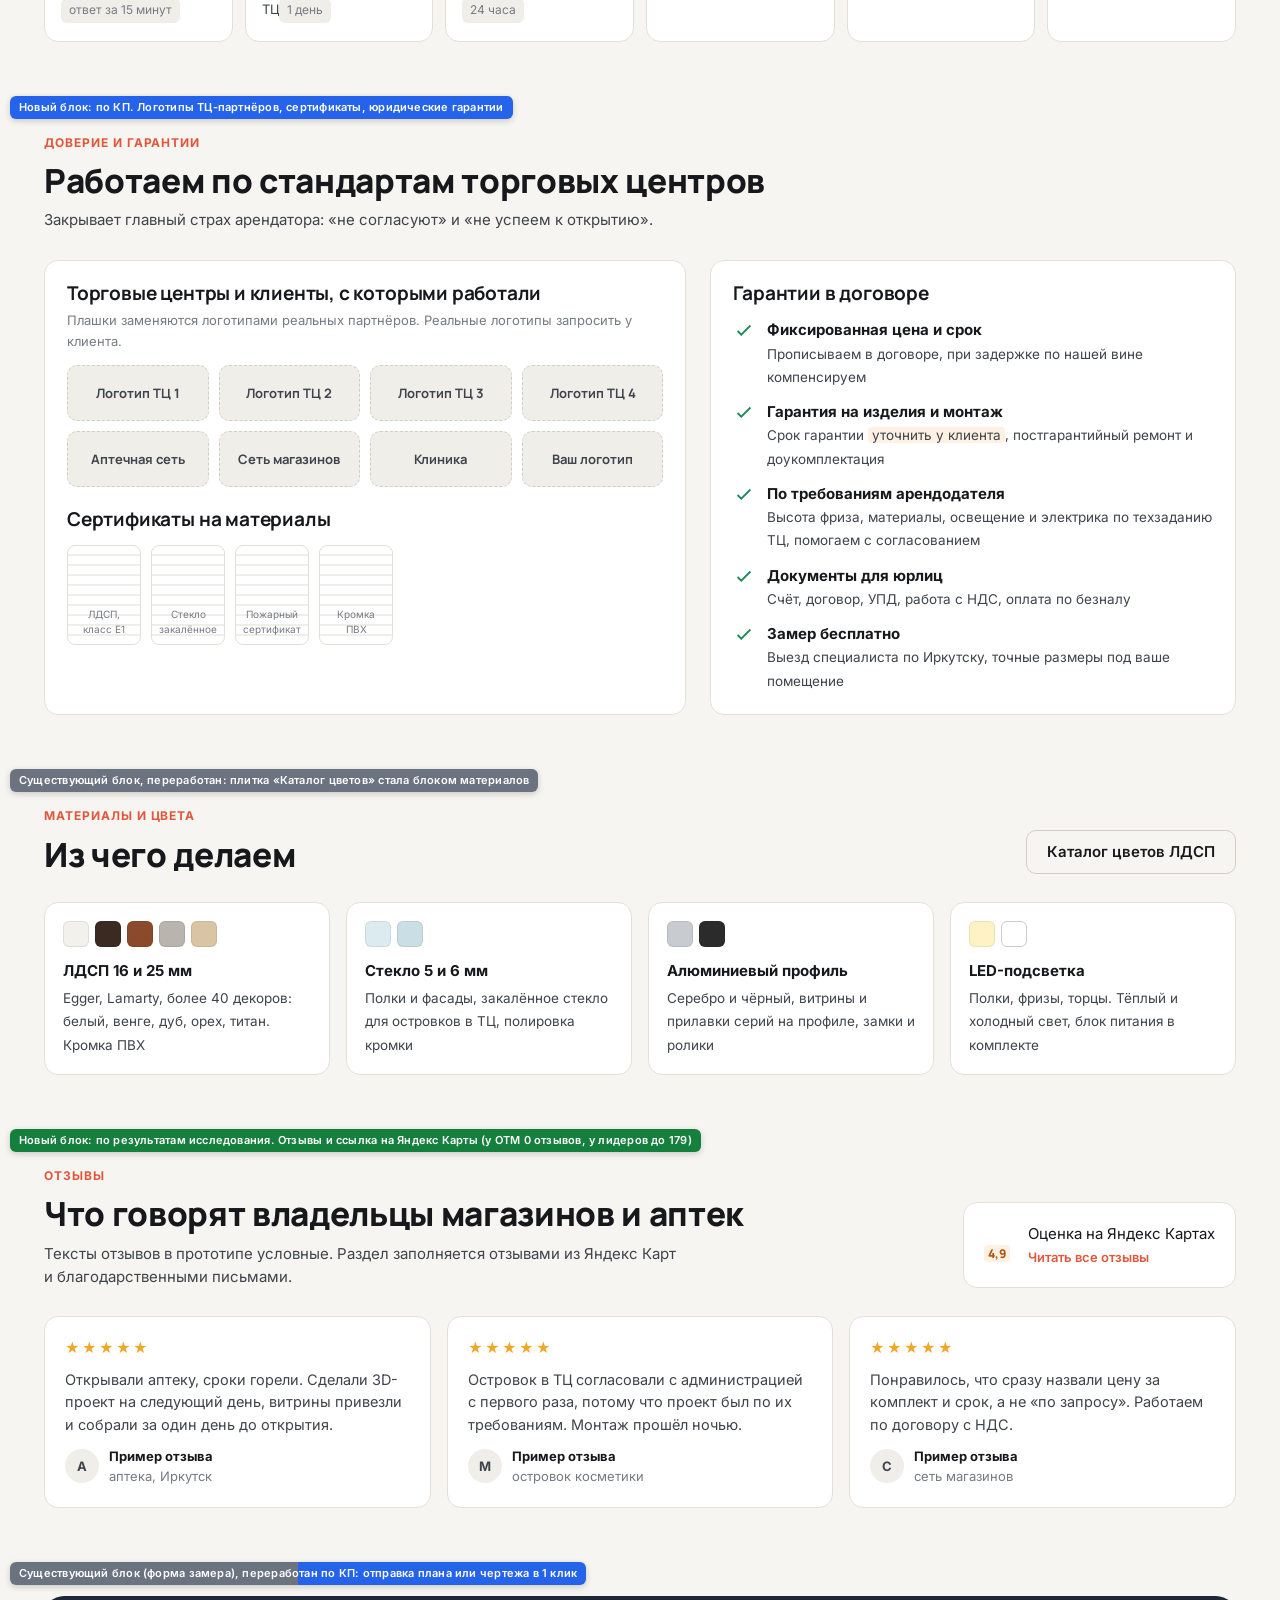
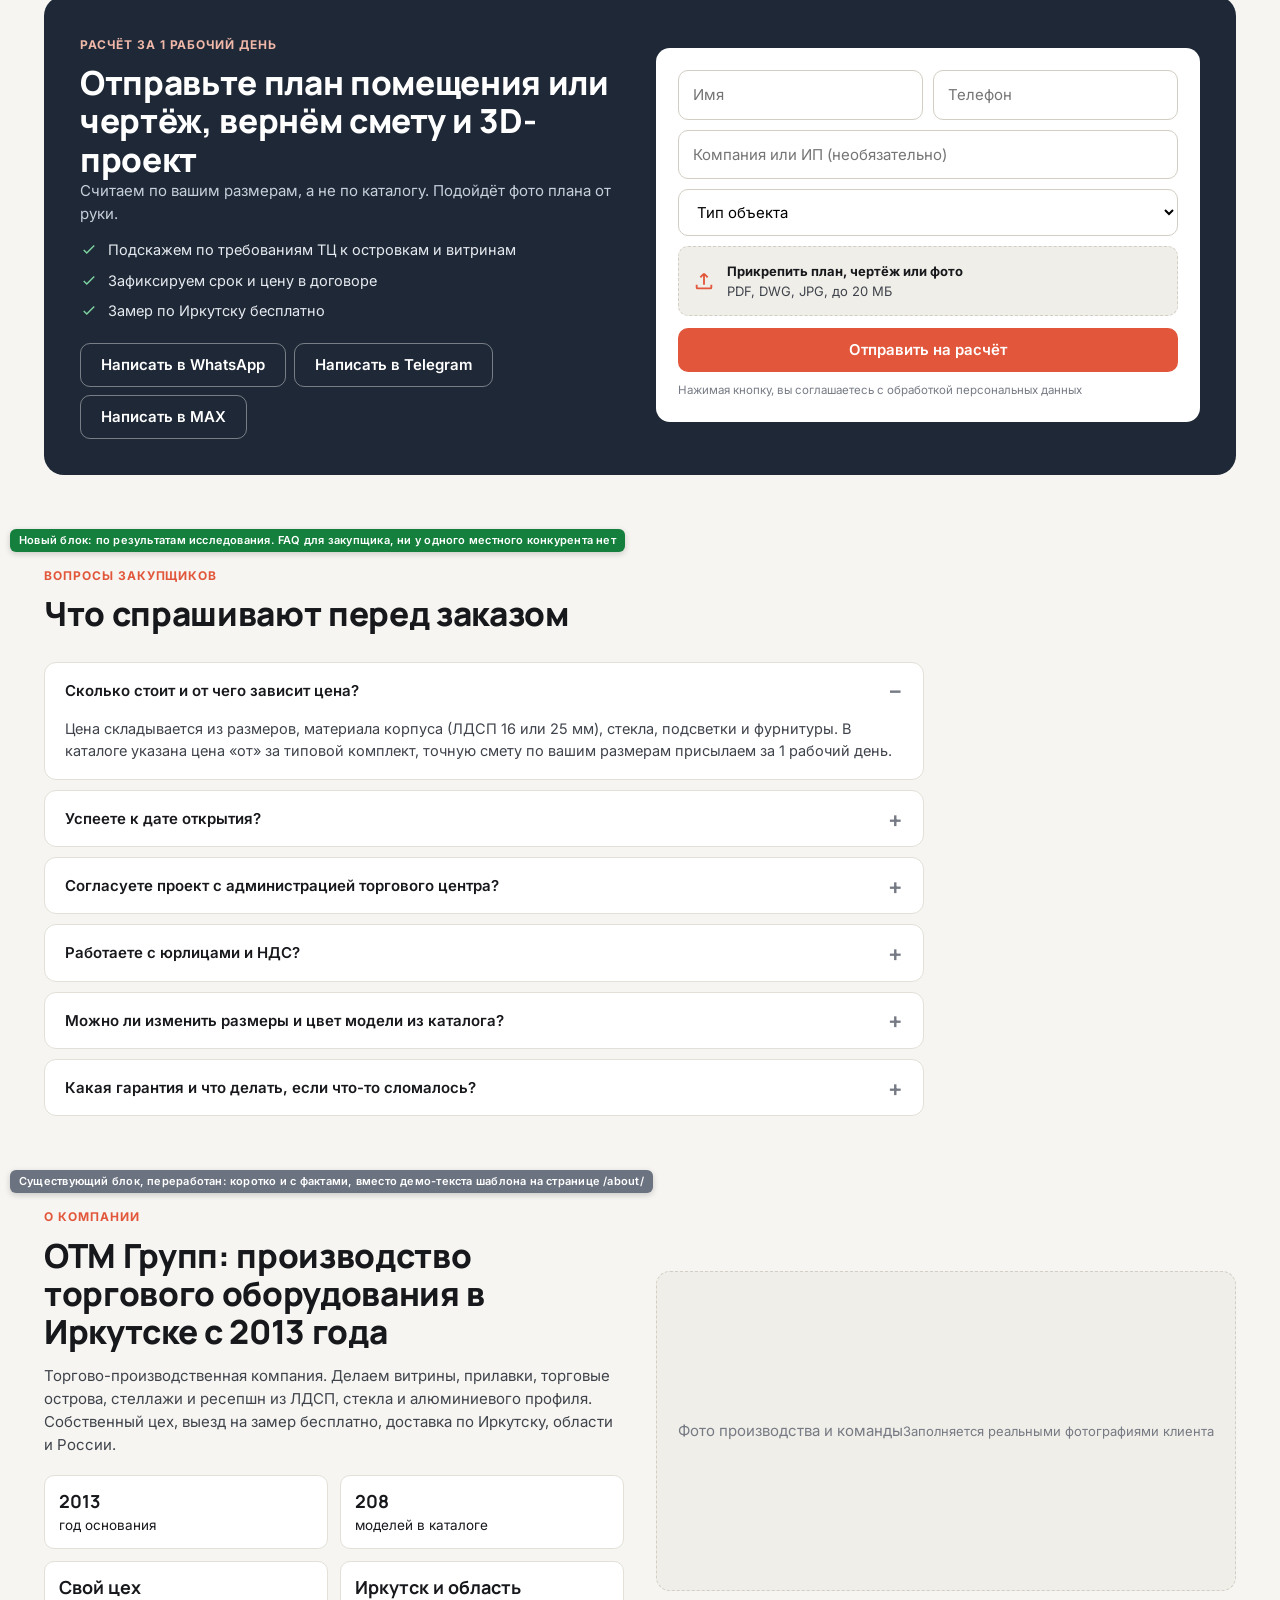
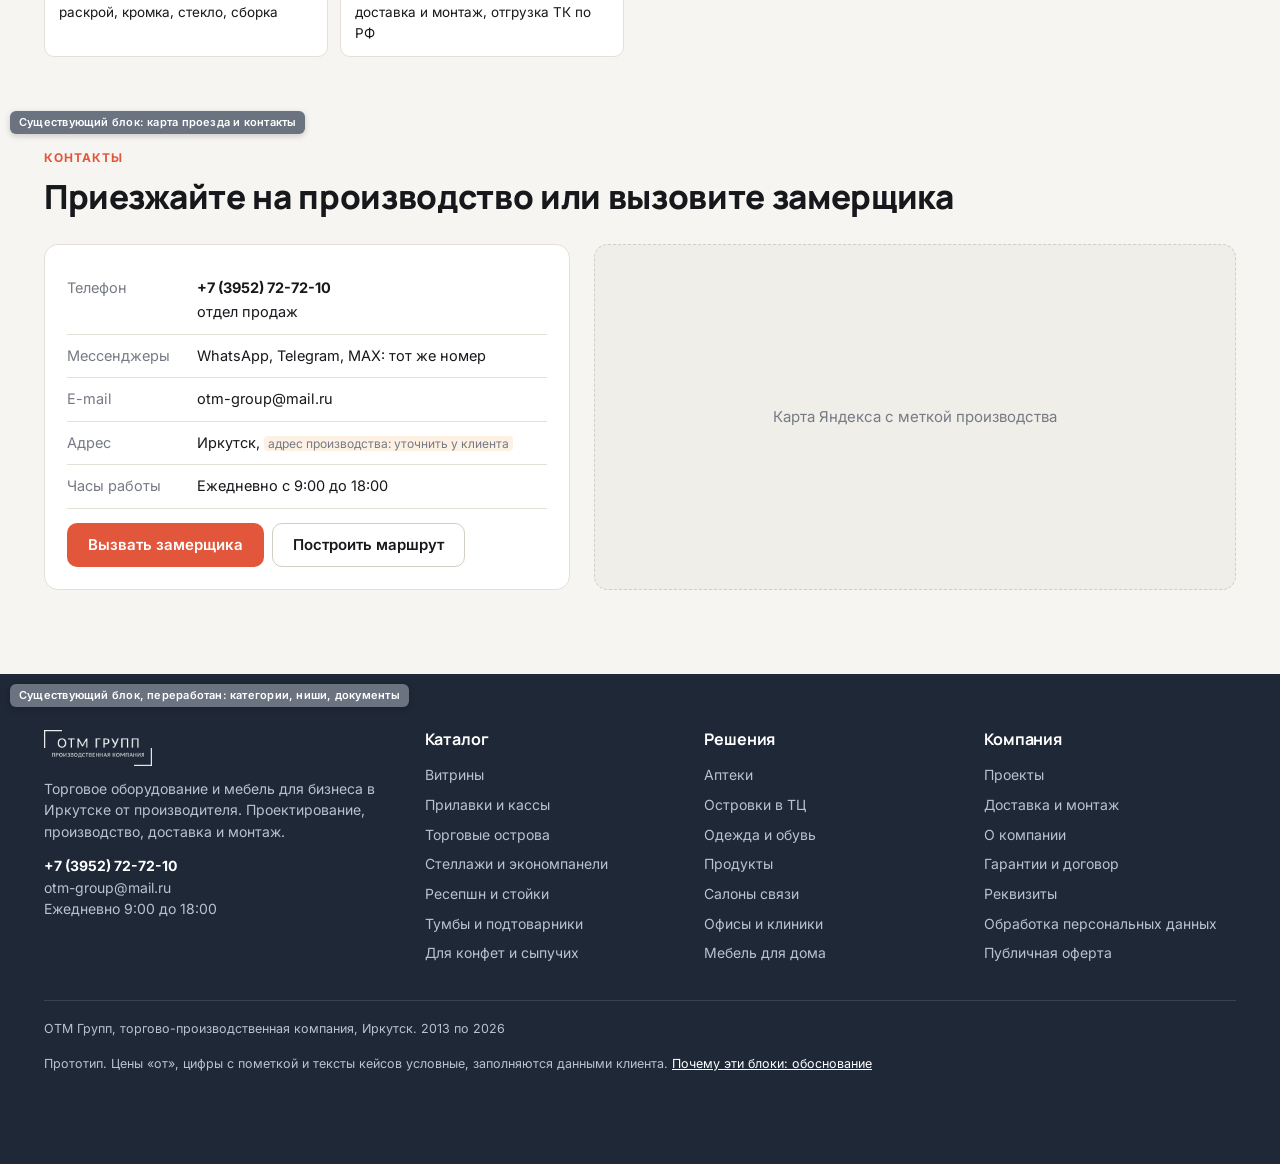
<file: prototypes/home.html>
<!DOCTYPE html>
<html lang="ru">
<head>
<meta charset="utf-8">
<meta name="viewport" content="width=device-width, initial-scale=1">
<title>Прототип: Главная. Торговое оборудование в Иркутске от производителя, ОТМ Групп</title>
<meta name="description" content="Прототип главной страницы otm-group.ru. Витрины, прилавки, островки для ТЦ, стеллажи и ресепшн под размеры помещения. 3D-проект за 24 часа, собственное производство, монтаж под ключ.">
<link rel="preconnect" href="https://fonts.googleapis.com">
<link rel="preconnect" href="https://fonts.gstatic.com" crossorigin>
<link href="https://fonts.googleapis.com/css2?family=Inter:wght@400;500;600;700&family=Manrope:wght@500;700;800&display=swap" rel="stylesheet">
<link rel="icon" href="data:image/svg+xml,%3Csvg xmlns=%27http://www.w3.org/2000/svg%27 viewBox=%270 0 32 32%27%3E%3Crect width=%2732%27 height=%2732%27 rx=%277%27 fill=%27%23E2573B%27/%3E%3Ctext x=%2716%27 y=%2722%27 font-size=%2716%27 font-family=%27Arial%27 font-weight=%27700%27 fill=%27white%27 text-anchor=%27middle%27%3EO%3C/text%3E%3C/svg%3E">
<link rel="stylesheet" href="../assets/styles.css?v=4">
</head>
<body>

<!-- Панель прототипа -->
<div class="proto-bar">
  <span class="pb-title">Прототип ОТМ Групп</span>
  <nav>
    <a href="../index.html">Обзор</a>
    <a href="home.html">Главная</a>
    <a href="catalog.html">Каталог</a>
    <a href="product.html">Карточка товара</a>
  </nav>
  <div class="pb-legend">
    <span><i style="background:#6B7280"></i>Существующий блок</span>
    <span><i style="background:#2563EB"></i>Новый: по КП</span>
    <span><i style="background:#15803D"></i>Новый: по исследованию</span>
    <button class="pb-toggle" data-toggle-tags>Скрыть пометки</button>
  </div>
</div>

<!-- Верхняя полоса -->
<div class="topbar blk" id="top" data-tag="res" data-label="Новый блок: по результатам исследования">
  <div class="container">
    <span>Иркутск, <span class="fill-note">адрес производства: уточнить у клиента</span></span>
    <span class="hide-m">Ежедневно 9:00 до 18:00</span>
    <span class="grow"></span>
    <a class="hide-m" href="mailto:otm-group@mail.ru">otm-group@mail.ru</a>
    <span class="hide-m">Работаем с ИП и юрлицами, договор, НДС</span>
  </div>
</div>

<!-- Шапка -->
<header class="header blk" data-tag="mix" data-label="Существующий блок, переработан + новое по КП: поиск, мессенджеры, переключатель B2B / B2C">
  <div class="container">
    <a class="logo" href="home.html"><img src="../assets/img/logo.png" alt="ОТМ Групп"></a>
    <div class="seg"><a class="active" href="home.html">Для бизнеса</a><a href="https://otm-group.ru/kukhni-na-zakaz/">Для дома</a></div>
    <label class="search">
      <svg viewBox="0 0 24 24" fill="none" stroke="currentColor" stroke-width="2"><circle cx="11" cy="11" r="7"/><path d="m20 20-3.5-3.5"/></svg>
      <input type="search" placeholder="Поиск по каталогу: витрина, прилавок, островок, ресепшн">
    </label>
    <div class="hdr-phone"><b>+7 (3952) 72-72-10</b><span>отдел продаж, ответим за 15 минут</span></div>
    <div class="msgs">
      <a class="msg wa" href="#" title="WhatsApp"><svg viewBox="0 0 24 24" fill="currentColor"><path d="M12 2a10 10 0 0 0-8.6 15.1L2 22l5.1-1.3A10 10 0 1 0 12 2zm0 18.2a8.2 8.2 0 0 1-4.2-1.2l-.3-.2-3 .8.8-2.9-.2-.3A8.2 8.2 0 1 1 12 20.2zm4.5-6.1c-.2-.1-1.5-.7-1.7-.8s-.4-.1-.6.1-.6.8-.8 1-.3.2-.5.1a6.7 6.7 0 0 1-3.3-2.9c-.3-.4.3-.4.7-1.3.1-.2 0-.3 0-.4l-.8-1.8c-.2-.5-.4-.4-.6-.4h-.5a1 1 0 0 0-.7.3 3 3 0 0 0-.9 2.2 5.2 5.2 0 0 0 1.1 2.8 12 12 0 0 0 4.6 4c1.7.7 2.4.8 3.2.7a2.8 2.8 0 0 0 1.8-1.3 2.2 2.2 0 0 0 .2-1.3c-.1-.1-.3-.2-.5-.3z"/></svg></a>
      <a class="msg tg" href="#" title="Telegram"><svg viewBox="0 0 24 24" fill="currentColor"><path d="M21.9 4.6 18.7 19.5c-.2 1-.9 1.3-1.8.8l-4.9-3.6-2.4 2.3c-.3.3-.5.5-1 .5l.4-5 9.1-8.2c.4-.4-.1-.5-.6-.2L6.2 13.2 1.4 11.7c-1-.3-1-1 .2-1.5L20.5 3c.9-.3 1.6.2 1.4 1.6z"/></svg></a>
      <a class="msg mx" href="#" title="MAX"><svg viewBox="0 0 24 24" fill="none" stroke="currentColor" stroke-width="2.4" stroke-linejoin="round"><path d="M4 19V5l8 9 8-9v14"/></svg></a>
    </div>
    <a class="btn btn-primary" href="#" data-calc data-calc-title="Рассчитать проект" data-calc-sub="Приложите план помещения или список позиций, вернём смету и 3D-проект за 1 рабочий день">Рассчитать проект</a>
    <button class="burger" data-open-menu aria-label="Меню"><svg viewBox="0 0 24 24" fill="none" stroke="currentColor" stroke-width="2"><path d="M4 7h16M4 12h16M4 17h16"/></svg></button>
  </div>
</header>

<!-- Меню коммерческих категорий -->
<nav class="nav blk" data-tag="kp" data-label="Новый блок: по КП. Меню под коммерческие категории">
  <div class="container">
    <a class="cat-all" href="catalog.html">Каталог</a>
    <a href="catalog.html" class="active">Витрины</a>
    <a href="catalog.html">Прилавки и кассы</a>
    <a href="catalog.html">Торговые острова</a>
    <a href="catalog.html">Стеллажи и экономпанели</a>
    <a href="catalog.html">Ресепшн и стойки</a>
    <a href="catalog.html">Тумбы и подтоварники</a>
    <a href="catalog.html">Шкафы для печатной продукции</a>
    <a href="catalog.html">Для конфет и сыпучих</a>
    <span class="sep"></span>
    <a href="#niches">Решения по нишам</a>
    <a href="#cases">Проекты</a>
    <a href="#delivery">Доставка и монтаж</a>
    <a href="#about">О компании</a>
    <span class="sep"></span>
    <a class="b2c" href="https://otm-group.ru/kukhni-na-zakaz/">Мебель для дома</a>
  </div>
</nav>

<!-- Мобильное меню -->
<div class="drawer">
  <div class="panel">
    <button class="close" data-close-menu aria-label="Закрыть">✕</button>
    <div class="seg" style="display:inline-flex"><a class="active" href="home.html">Для бизнеса</a><a href="https://otm-group.ru/kukhni-na-zakaz/">Для дома</a></div>
    <h4>Каталог</h4>
    <a href="catalog.html">Витрины</a><a href="catalog.html">Прилавки и кассы</a><a href="catalog.html">Торговые острова</a><a href="catalog.html">Стеллажи и экономпанели</a><a href="catalog.html">Ресепшн и стойки</a><a href="catalog.html">Тумбы и подтоварники</a><a href="catalog.html">Шкафы для печатной продукции</a><a href="catalog.html">Для конфет и сыпучих</a>
    <h4>Компания</h4>
    <a href="#niches">Решения по нишам</a><a href="#cases">Проекты</a><a href="#delivery">Доставка и монтаж</a><a href="#about">О компании</a><a href="#contacts">Контакты</a>
    <h4>Связь</h4>
    <a href="tel:+73952727210">+7 (3952) 72-72-10</a><a href="#">WhatsApp</a><a href="#">Telegram</a><a href="#">MAX</a>
  </div>
</div>

<!-- Первый экран -->
<section class="hero blk" id="hero" data-tag="mix" data-label="Существующий блок, переработан + новое по КП: позиционирование, 3 B2B-буллета, форма отправки плана">
  <div class="container">
    <div>
      <span class="geo"><svg viewBox="0 0 24 24" fill="none" stroke="currentColor" stroke-width="2"><path d="M12 22s7-6.5 7-12a7 7 0 1 0-14 0c0 5.5 7 12 7 12z"/><circle cx="12" cy="10" r="2.5"/></svg>Производство в Иркутске, доставка по области и РФ</span>
      <h1>Торговое оборудование и мебель для бизнеса в Иркутске от производителя</h1>
      <p class="lead">Витрины, прилавки, островки для ТЦ, стеллажи и ресепшн под размеры вашего помещения. Проектируем, производим, доставляем и монтируем под ключ.</p>
      <div class="bullets">
        <div class="bullet"><b>3D-проект за 24 часа</b><span>Согласуете внешний вид с арендодателем до запуска производства</span></div>
        <div class="bullet"><b>Собственное производство</b><span>ЛДСП, стекло, алюминиевый профиль, LED-подсветка. Работаем с 2013 года</span></div>
        <div class="bullet"><b>Монтаж под ключ</b><span>Доставка по Иркутску и области, сборка на объекте, в том числе ночью в ТЦ</span></div>
      </div>
      <div class="cta-row">
        <a class="btn btn-primary btn-lg" href="#" data-calc data-calc-title="Рассчитать по плану помещения" data-calc-sub="Приложите план, чертёж или фото. Вернём смету и 3D-проект за 1 рабочий день">Рассчитать по плану помещения</a>
        <a class="btn btn-outline btn-lg" href="catalog.html" style="color:#fff;border-color:rgba(255,255,255,.4)">Каталог с ценами</a>
        <span class="note">Или отправьте план в мессенджер, ответим в течение 15 минут</span>
      </div>
    </div>
    <form class="hero-form">
      <h3>Отправьте план помещения на расчёт</h3>
      <div class="sub">Смета и 3D-проект за 1 рабочий день. Бесплатно, без обязательств</div>
      <label class="field"><input type="text" placeholder="Ваше имя" required></label>
      <label class="field"><input type="tel" placeholder="Телефон или мессенджер" required></label>
      <label class="upload"><svg viewBox="0 0 24 24" fill="none" stroke="currentColor" stroke-width="2"><path d="M12 16V4m0 0 4 4m-4-4-4 4"/><path d="M4 16v3a1 1 0 0 0 1 1h14a1 1 0 0 0 1-1v-3"/></svg><span><b>Прикрепить план, чертёж или фото</b>PDF, DWG, JPG, до 20 МБ. Можно от руки</span><input type="file" hidden></label>
      <button class="btn btn-primary btn-block" type="submit" style="margin-top:12px">Получить расчёт</button>
      <div class="reply-note"><i></i>Сейчас на связи: менеджер ответит в течение 15 минут</div>
      <div class="consent">Нажимая кнопку, вы соглашаетесь с обработкой персональных данных</div>
    </form>
  </div>
</section>

<!-- Полоса доверия -->
<div class="trust-strip blk" id="trust-strip" data-tag="res" data-label="Новый блок: по результатам исследования. Цифры вместо длинного текста (absolutsib, mr-66)">
  <div class="container">
    <div class="item"><b>с 2013</b><span>года производим торговое оборудование в Иркутске</span></div>
    <div class="item"><b><span class="fill">N</span> проектов</b><span>магазинов, аптек и островков в ТЦ. Число заполняет клиент</span></div>
    <div class="item"><b>от 7 дней</b><span>срок изготовления типовых моделей</span></div>
    <div class="item"><b>Договор и НДС</b><span>работаем с ИП и юрлицами, закрывающие документы</span></div>
    <div class="item"><b>Гарантия <span class="fill">24 мес.</span></b><span>на изделия и монтаж, срок уточнить у клиента</span></div>
  </div>
</div>

<!-- Каталог на главной -->
<section class="section blk" data-tag="kp" data-label="Новый блок: по КП. Каталог коммерческих категорий с ценой «от» (было 4 плитки без цен)" id="catalog">
  <div class="container">
    <div class="section-head">
      <div><span class="eyebrow">Каталог</span><h2>Торговое оборудование с ценами «от»</h2><p>Категории названы так, как их ищут в Иркутске: витрины, прилавки, островки, стеллажи. Число моделей взято из текущего каталога сайта, цены «от» в прототипе условные.</p></div>
      <a class="btn btn-outline" href="catalog.html">Весь каталог</a>
    </div>
    <div class="cat-grid">
      <a class="cat-card" href="catalog.html"><div class="pic"><img src="../assets/img/vitrina-a-012.jpg" alt=""></div><h3>Витрины</h3><span class="muted small">Стеклянные, из ЛДСП, с подсветкой и накопителем</span><div class="meta"><span>101 модель</span><b>от 6 500 ₽</b></div></a>
      <a class="cat-card" href="catalog.html"><div class="pic"><img src="../assets/img/prilavok-al-003.jpg" alt=""></div><h3>Прилавки и кассовые модули</h3><span class="muted small">Остеклённые, с местом под кассу, угловые</span><div class="meta"><span>24 модели</span><b>от 12 900 ₽</b></div></a>
      <a class="cat-card" href="catalog.html"><div class="pic"><img src="../assets/img/ostrov-ko-001.jpg" alt=""></div><h3>Торговые острова и корнеры</h3><span class="muted small">Для ТЦ, по требованиям арендодателя</span><div class="meta"><span>21 модель</span><b>от 89 000 ₽</b></div></a>
      <a class="cat-card" href="catalog.html"><div class="pic"><img src="../assets/img/stellazh-p-008.jpg" alt=""></div><h3>Стеллажи и экономпанели</h3><span class="muted small">Пристенные, островные, с навеской</span><div class="meta"><span>22 модели</span><b>от 4 900 ₽</b></div></a>
      <a class="cat-card" href="catalog.html"><div class="pic"><img src="../assets/img/stoyka-r-001.jpg" alt=""></div><h3>Ресепшн и стойки администратора</h3><span class="muted small">Для офисов, салонов, клиник</span><div class="meta"><span>8 моделей</span><b>от 34 000 ₽</b></div></a>
      <a class="cat-card" href="catalog.html"><div class="pic"><img src="../assets/img/tumba-of-010.jpg" alt=""></div><h3>Тумбы и подтоварники</h3><span class="muted small">Под витрины, с ящиками и дверцами</span><div class="meta"><span>14 моделей</span><b>от 5 900 ₽</b></div></a>
      <a class="cat-card" href="catalog.html"><div class="pic"><img src="../assets/img/shkaf-of-001.jpg" alt=""></div><h3>Шкафы для печатной продукции</h3><span class="muted small">Открытые и с дверцами, для прессы и книг</span><div class="meta"><span>18 моделей</span><b>от 11 500 ₽</b></div></a>
      <a class="cat-card" href="catalog.html"><div class="pic"><img src="../assets/img/vitrina-k-002.jpg" alt=""></div><h3>Для конфет и сыпучих</h3><span class="muted small">Витрины, прилавки и стеллажи с диспенсерами</span><div class="meta"><span>29 моделей</span><b>от 9 800 ₽</b></div></a>
    </div>
  </div>
</section>

<!-- Решения по нишам -->
<section class="section blk" data-tag="res" data-label="Новый блок: по результатам исследования. Плитки по нишам (absolutsib, westcom, sp-oborudovanie)" id="niches">
  <div class="container">
    <div class="section-head">
      <div><span class="eyebrow">Решения по нишам</span><h2>Оборудование под ваш формат торговли</h2><p>Закупщик ищет «оборудование для аптеки», а не «витрину серии Альфа». Каждая плитка ведёт на подборку изделий, комплектов и проектов по нише.</p></div>
    </div>
    <div class="niche-grid">
      <a class="niche" href="catalog.html"><span class="ic"><svg viewBox="0 0 24 24" fill="none" stroke="currentColor" stroke-width="2"><path d="M12 3v18M3 12h18"/></svg></span><b>Аптеки</b><span>Витрины по требованиям СанПиН, кассовые модули, шкафы для запасов</span></a>
      <a class="niche" href="catalog.html"><span class="ic"><svg viewBox="0 0 24 24" fill="none" stroke="currentColor" stroke-width="2"><rect x="3" y="7" width="18" height="12" rx="2"/><path d="M8 7V4h8v3"/></svg></span><b>Островки в ТЦ</b><span>Согласуем с арендодателем, монтаж ночью</span></a>
      <a class="niche" href="catalog.html"><span class="ic"><svg viewBox="0 0 24 24" fill="none" stroke="currentColor" stroke-width="2"><path d="M6 4h12l2 5-4 2v9H8v-9L4 9z"/></svg></span><b>Одежда и обувь</b><span>Экономпанели, вешала, примерочные, кассы</span></a>
      <a class="niche" href="catalog.html"><span class="ic"><svg viewBox="0 0 24 24" fill="none" stroke="currentColor" stroke-width="2"><path d="M4 8h16l-1.5 11h-13z"/><path d="M8 8a4 4 0 0 1 8 0"/></svg></span><b>Продукты и кондитерские</b><span>Витрины для конфет, стеллажи, прилавки с диспенсерами</span></a>
      <a class="niche" href="catalog.html"><span class="ic"><svg viewBox="0 0 24 24" fill="none" stroke="currentColor" stroke-width="2"><rect x="7" y="2" width="10" height="20" rx="2"/><path d="M11 18h2"/></svg></span><b>Салоны связи и оптика</b><span>Стеклянные витрины с подсветкой, стойки выдачи</span></a>
      <a class="niche" href="catalog.html"><span class="ic"><svg viewBox="0 0 24 24" fill="none" stroke="currentColor" stroke-width="2"><path d="M3 20h18M5 20V9l7-5 7 5v11"/><path d="M10 20v-5h4v5"/></svg></span><b>Офисы и клиники</b><span>Ресепшн, стойки администратора, офисная мебель</span></a>
    </div>
  </div>
</section>

<!-- Готовые комплекты -->
<section class="section blk" data-tag="res" data-label="Новый блок: по результатам исследования. Готовые комплекты под нишу с ценой и сроком (westcom, ural-mart)" id="kits">
  <div class="container">
    <div class="section-head">
      <div><span class="eyebrow">Комплексный заказ</span><h2>Готовые комплекты с ценой и сроком</h2><p>Точка входа для тех, кто открывается с нуля. Состав и цены комплектов в прототипе условные, формат показывает, как поднять средний чек.</p></div>
    </div>
    <div class="kit-grid">
      <div class="kit"><div class="pic"><img src="../assets/img/vitrina-a-012.jpg" alt=""><img src="../assets/img/prilavok-al-004.jpg" alt=""></div><div class="body"><span class="chip brand">Аптека до 20 м²</span><h3>Комплект «Аптека»</h3><ul><li>6 витрин из ЛДСП с подсветкой</li><li>Прилавок-касса с ящиком</li><li>Шкаф для запасов, стеллаж в подсобку</li><li>Проект по СанПиН, монтаж</li></ul><div class="row"><div class="price">от 189 000 ₽<small>срок 14 рабочих дней</small></div><a class="btn btn-sm btn-dark" href="#" data-calc data-calc-title="Комплект «Аптека»" data-calc-sub="Укажите площадь и приложите план, подберём состав комплекта">Рассчитать</a></div></div></div>
      <div class="kit"><div class="pic"><img src="../assets/img/ostrov-ro-003.jpg" alt=""></div><div class="body"><span class="chip brand">Островок 6 м² в ТЦ</span><h3>Комплект «Островок»</h3><ul><li>Остров из ЛДСП и стекла по стандарту ТЦ</li><li>Накопители с замками, фриз с логотипом</li><li>LED-подсветка, розетки</li><li>Согласование с арендодателем, монтаж ночью</li></ul><div class="row"><div class="price">от 149 000 ₽<small>срок 12 рабочих дней</small></div><a class="btn btn-sm btn-dark" href="#" data-calc data-calc-title="Комплект «Островок»" data-calc-sub="Приложите техтребования ТЦ или план места, вернём 3D-проект">Рассчитать</a></div></div></div>
      <div class="kit"><div class="pic"><img src="../assets/img/stellazh-p-008.jpg" alt=""><img src="../assets/img/prilavok-al-008.jpg" alt=""></div><div class="body"><span class="chip brand">Магазин одежды 40 м²</span><h3>Комплект «Одежда»</h3><ul><li>Экономпанели и навеска по периметру</li><li>Вешала островные, столы выкладки</li><li>Примерочная, кассовый модуль</li><li>Проект расстановки, монтаж</li></ul><div class="row"><div class="price">от 240 000 ₽<small>срок 18 рабочих дней</small></div><a class="btn btn-sm btn-dark" href="#" data-calc data-calc-title="Комплект «Одежда»" data-calc-sub="Укажите площадь и формат, подберём состав">Рассчитать</a></div></div></div>
    </div>
  </div>
</section>

<!-- Проекты -->
<section class="section blk" data-tag="kp" data-label="Новый блок: по КП. Выполненные проекты с фильтром по нишам, схема Задача / Материалы и сроки / Результат" id="cases" style="background:var(--surface);border-top:1px solid var(--line);border-bottom:1px solid var(--line)">
  <div class="container">
    <div class="section-head">
      <div><span class="eyebrow">Выполненные проекты</span><h2>Что мы уже сделали в Иркутске и области</h2><p>Формат кейса: задача, материалы и сроки, фото результата. В прототипе вместо фото объектов стоят рендеры с сайта, тексты кейсов условные и заполняются реальными проектами.</p></div>
      <a class="btn btn-outline" href="#">Все проекты</a>
    </div>
    <div class="tabs" data-tabs="#case-grid">
      <button class="tab active" data-filter="all">Все</button>
      <button class="tab" data-filter="apteka">Аптеки</button>
      <button class="tab" data-filter="ostrov">Островки в ТЦ</button>
      <button class="tab" data-filter="odezhda">Магазины одежды</button>
      <button class="tab" data-filter="produkty">Продукты</button>
      <button class="tab" data-filter="ofis">Офисы и ресепшн</button>
    </div>
    <div class="case-grid" id="case-grid">
      <article class="case" data-niche="apteka"><div class="pic"><img src="../assets/img/vitrina-a-012.jpg" alt=""><span class="chip">Аптека</span></div><div class="body"><h3>Аптека 18 м², Иркутск</h3><dl><dt>Задача</dt><dd>Оснастить торговый зал под открытие за 3 недели, витрины по требованиям СанПиН</dd><dt>Материалы, сроки</dt><dd>ЛДСП 16 мм белый, стекло 5 мм, LED-полки. Изготовление 12 дней, монтаж 1 день</dd><dt>Результат</dt><dd>8 витрин, прилавок-касса, шкаф для запасов. Сдано до даты открытия</dd></dl></div></article>
      <article class="case" data-niche="ostrov"><div class="pic"><img src="../assets/img/ostrov-ro-003.jpg" alt=""><span class="chip">Островок в ТЦ</span></div><div class="body"><h3>Островок косметики 6 м², ТЦ</h3><dl><dt>Задача</dt><dd>Согласовать проект с администрацией ТЦ и смонтировать ночью без остановки работы центра</dd><dt>Материалы, сроки</dt><dd>ЛДСП 25 мм, стекло 6 мм закалённое, фриз с подсветкой. 3D-проект за сутки, изготовление 10 дней</dd><dt>Результат</dt><dd>Согласование с первого раза, монтаж за одну ночь</dd></dl></div></article>
      <article class="case" data-niche="odezhda"><div class="pic"><img src="../assets/img/stellazh-p-008.jpg" alt=""><span class="chip">Одежда</span></div><div class="body"><h3>Магазин одежды 45 м²</h3><dl><dt>Задача</dt><dd>Заменить старое оборудование, увеличить выкладку без расширения зала</dd><dt>Материалы, сроки</dt><dd>Экономпанели, хромированная навеска, столы из ЛДСП. 14 дней</dd><dt>Результат</dt><dd>Выкладка выросла на треть, примерочная и касса в комплекте</dd></dl></div></article>
      <article class="case" data-niche="produkty"><div class="pic"><img src="../assets/img/vitrina-k-002.jpg" alt=""><span class="chip">Продукты</span></div><div class="body"><h3>Кондитерский отдел в супермаркете</h3><dl><dt>Задача</dt><dd>Витрины для конфет и сыпучих с удобным доступом покупателя</dd><dt>Материалы, сроки</dt><dd>ЛДСП, стекло, пластиковые диспенсеры. 9 дней</dd><dt>Результат</dt><dd>12 модулей, прилавок с весами, монтаж за смену</dd></dl></div></article>
      <article class="case" data-niche="ofis"><div class="pic"><img src="../assets/img/stoyka-r-001.jpg" alt=""><span class="chip">Офис</span></div><div class="body"><h3>Ресепшн клиники</h3><dl><dt>Задача</dt><dd>Стойка администратора на два рабочих места с нишей для оргтехники</dd><dt>Материалы, сроки</dt><dd>ЛДСП 25 мм, столешница с кромкой ПВХ 2 мм, подсветка фасада. 8 дней</dd><dt>Результат</dt><dd>Стойка 3,2 м по размерам холла, установка за 4 часа</dd></dl></div></article>
      <article class="case" data-niche="apteka"><div class="pic"><img src="../assets/img/shkaf-of-003.jpg" alt=""><span class="chip">Аптека</span></div><div class="body"><h3>Аптечный пункт в ТЦ</h3><dl><dt>Задача</dt><dd>Компактное оснащение 9 м² с местом для холодильника</dd><dt>Материалы, сроки</dt><dd>ЛДСП 16 мм, стекло 5 мм. 7 дней</dd><dt>Результат</dt><dd>4 витрины, касса, шкаф. Уложились в бюджет клиента</dd></dl></div></article>
    </div>
  </div>
</section>

<!-- Как мы работаем -->
<section class="section blk" data-tag="old" data-label="Существующий блок, переработан: текст «Ведение заказа» превращён в 6 шагов" id="delivery">
  <div class="container">
    <div class="section-head">
      <div><span class="eyebrow">Как мы работаем</span><h2>От плана помещения до монтажа: 6 шагов</h2><p>Закупщик видит сроки на каждом этапе и понимает, что происходит после заявки.</p></div>
    </div>
    <div class="steps">
      <div class="step"><b>Заявка и план</b><span>Отправляете план помещения, чертёж или список позиций удобным способом</span><span class="time">ответ за 15 минут</span></div>
      <div class="step"><b>Замер и консультация</b><span>Выезд специалиста по Иркутску бесплатно, уточняем требования ТЦ</span><span class="time">1 день</span></div>
      <div class="step"><b>3D-проект и смета</b><span>Визуализация для согласования с арендодателем, фиксированная смета</span><span class="time">24 часа</span></div>
      <div class="step"><b>Договор</b><span>Фиксируем цену, срок и гарантию. Предоплата, работаем с НДС</span><span class="time">1 день</span></div>
      <div class="step"><b>Производство</b><span>Собственный цех: раскрой, кромка, стекло, сборка, упаковка</span><span class="time">7 до 14 дней</span></div>
      <div class="step"><b>Доставка и монтаж</b><span>Доставка по Иркутску и области, сборка на объекте, в том числе ночью</span><span class="time">1 до 2 дней</span></div>
    </div>
  </div>
</section>

<!-- Доверие и гарантии -->
<section class="section blk" data-tag="kp" data-label="Новый блок: по КП. Логотипы ТЦ-партнёров, сертификаты, юридические гарантии" id="trust">
  <div class="container">
    <div class="section-head">
      <div><span class="eyebrow">Доверие и гарантии</span><h2>Работаем по стандартам торговых центров</h2><p>Закрывает главный страх арендатора: «не согласуют» и «не успеем к открытию».</p></div>
    </div>
    <div class="trust-wrap">
      <div class="card">
        <h3>Торговые центры и клиенты, с которыми работали</h3>
        <p class="muted small" style="margin-top:6px">Плашки заменяются логотипами реальных партнёров. Реальные логотипы запросить у клиента.</p>
        <div class="logos">
          <div class="logo-ph">Логотип ТЦ 1</div><div class="logo-ph">Логотип ТЦ 2</div><div class="logo-ph">Логотип ТЦ 3</div><div class="logo-ph">Логотип ТЦ 4</div>
          <div class="logo-ph">Аптечная сеть</div><div class="logo-ph">Сеть магазинов</div><div class="logo-ph">Клиника</div><div class="logo-ph">Ваш логотип</div>
        </div>
        <h3 style="margin-top:22px">Сертификаты на материалы</h3>
        <div class="certs"><div class="cert">ЛДСП, класс Е1</div><div class="cert">Стекло закалённое</div><div class="cert">Пожарный сертификат</div><div class="cert">Кромка ПВХ</div></div>
      </div>
      <div class="card">
        <h3>Гарантии в договоре</h3>
        <div class="guar">
          <div class="g"><svg viewBox="0 0 24 24" fill="none" stroke="currentColor" stroke-width="2"><path d="m5 12 4 4L19 6"/></svg><div><b>Фиксированная цена и срок</b><span>Прописываем в договоре, при задержке по нашей вине компенсируем</span></div></div>
          <div class="g"><svg viewBox="0 0 24 24" fill="none" stroke="currentColor" stroke-width="2"><path d="m5 12 4 4L19 6"/></svg><div><b>Гарантия на изделия и монтаж</b><span>Срок гарантии <span class="fill">уточнить у клиента</span>, постгарантийный ремонт и доукомплектация</span></div></div>
          <div class="g"><svg viewBox="0 0 24 24" fill="none" stroke="currentColor" stroke-width="2"><path d="m5 12 4 4L19 6"/></svg><div><b>По требованиям арендодателя</b><span>Высота фриза, материалы, освещение и электрика по техзаданию ТЦ, помогаем с согласованием</span></div></div>
          <div class="g"><svg viewBox="0 0 24 24" fill="none" stroke="currentColor" stroke-width="2"><path d="m5 12 4 4L19 6"/></svg><div><b>Документы для юрлиц</b><span>Счёт, договор, УПД, работа с НДС, оплата по безналу</span></div></div>
          <div class="g"><svg viewBox="0 0 24 24" fill="none" stroke="currentColor" stroke-width="2"><path d="m5 12 4 4L19 6"/></svg><div><b>Замер бесплатно</b><span>Выезд специалиста по Иркутску, точные размеры под ваше помещение</span></div></div>
        </div>
      </div>
    </div>
  </div>
</section>

<!-- Материалы -->
<section class="section blk" data-tag="old" data-label="Существующий блок, переработан: плитка «Каталог цветов» стала блоком материалов" id="materials">
  <div class="container">
    <div class="section-head">
      <div><span class="eyebrow">Материалы и цвета</span><h2>Из чего делаем</h2></div>
      <a class="btn btn-outline" href="https://otm-group.ru/catalog/ldsp/">Каталог цветов ЛДСП</a>
    </div>
    <div class="mat-grid">
      <div class="mat"><div class="sw"><i style="background:#F3F1EC"></i><i style="background:#3B2A21"></i><i style="background:#8B4A2B"></i><i style="background:#B9B5AE"></i><i style="background:#D9C4A3"></i></div><b>ЛДСП 16 и 25 мм</b><span>Egger, Lamarty, более 40 декоров: белый, венге, дуб, орех, титан. Кромка ПВХ</span></div>
      <div class="mat"><div class="sw"><i style="background:#DCEBEF"></i><i style="background:#C9DEE5"></i></div><b>Стекло 5 и 6 мм</b><span>Полки и фасады, закалённое стекло для островков в ТЦ, полировка кромки</span></div>
      <div class="mat"><div class="sw"><i style="background:#C8CBD0"></i><i style="background:#2B2B2B"></i></div><b>Алюминиевый профиль</b><span>Серебро и чёрный, витрины и прилавки серий на профиле, замки и ролики</span></div>
      <div class="mat"><div class="sw"><i style="background:#FFF3C4"></i><i style="background:#FFFFFF;border-color:#ccc"></i></div><b>LED-подсветка</b><span>Полки, фризы, торцы. Тёплый и холодный свет, блок питания в комплекте</span></div>
    </div>
  </div>
</section>

<!-- Отзывы -->
<section class="section blk" data-tag="res" data-label="Новый блок: по результатам исследования. Отзывы и ссылка на Яндекс Карты (у ОТМ 0 отзывов, у лидеров до 179)" id="reviews">
  <div class="container">
    <div class="section-head">
      <div><span class="eyebrow">Отзывы</span><h2>Что говорят владельцы магазинов и аптек</h2><p>Тексты отзывов в прототипе условные. Раздел заполняется отзывами из Яндекс Карт и благодарственными письмами.</p></div>
      <div class="rating-box"><b><span class="fill">4,9</span></b><div><div>Оценка на Яндекс Картах</div><a class="small" href="#" style="color:var(--brand);font-weight:600">Читать все отзывы</a></div></div>
    </div>
    <div class="rev-grid">
      <div class="rev"><div class="stars">★★★★★</div><p>Открывали аптеку, сроки горели. Сделали 3D-проект на следующий день, витрины привезли и собрали за один день до открытия.</p><div class="who"><i>А</i><div><b>Пример отзыва</b><br><span class="muted">аптека, Иркутск</span></div></div></div>
      <div class="rev"><div class="stars">★★★★★</div><p>Островок в ТЦ согласовали с администрацией с первого раза, потому что проект был по их требованиям. Монтаж прошёл ночью.</p><div class="who"><i>М</i><div><b>Пример отзыва</b><br><span class="muted">островок косметики</span></div></div></div>
      <div class="rev"><div class="stars">★★★★★</div><p>Понравилось, что сразу назвали цену за комплект и срок, а не «по запросу». Работаем по договору с НДС.</p><div class="who"><i>С</i><div><b>Пример отзыва</b><br><span class="muted">сеть магазинов</span></div></div></div>
    </div>
  </div>
</section>

<!-- Форма расчёта -->
<section class="section blk" data-tag="mix" data-label="Существующий блок (форма замера), переработан по КП: отправка плана или чертежа в 1 клик" id="calc">
  <div class="container">
    <div class="calc">
      <div>
        <span class="eyebrow" style="color:#F0B8A9">Расчёт за 1 рабочий день</span>
        <h2>Отправьте план помещения или чертёж, вернём смету и 3D-проект</h2>
        <p>Считаем по вашим размерам, а не по каталогу. Подойдёт фото плана от руки.</p>
        <ul>
          <li><svg viewBox="0 0 24 24" fill="none" stroke="currentColor" stroke-width="2"><path d="m5 12 4 4L19 6"/></svg>Подскажем по требованиям ТЦ к островкам и витринам</li>
          <li><svg viewBox="0 0 24 24" fill="none" stroke="currentColor" stroke-width="2"><path d="m5 12 4 4L19 6"/></svg>Зафиксируем срок и цену в договоре</li>
          <li><svg viewBox="0 0 24 24" fill="none" stroke="currentColor" stroke-width="2"><path d="m5 12 4 4L19 6"/></svg>Замер по Иркутску бесплатно</li>
        </ul>
        <div style="display:flex;gap:8px;margin-top:20px;flex-wrap:wrap">
          <a class="btn btn-outline" style="color:#fff;border-color:rgba(255,255,255,.4)" href="#">Написать в WhatsApp</a>
          <a class="btn btn-outline" style="color:#fff;border-color:rgba(255,255,255,.4)" href="#">Написать в Telegram</a>
          <a class="btn btn-outline" style="color:#fff;border-color:rgba(255,255,255,.4)" href="#">Написать в MAX</a>
        </div>
      </div>
      <form class="form">
        <div class="row2">
          <label class="field"><input type="text" placeholder="Имя" required></label>
          <label class="field"><input type="tel" placeholder="Телефон" required></label>
        </div>
        <label class="field"><input type="text" placeholder="Компания или ИП (необязательно)"></label>
        <label class="field"><select><option>Тип объекта</option><option>Аптека</option><option>Островок в ТЦ</option><option>Магазин одежды и обуви</option><option>Продукты, кондитерская</option><option>Салон связи, оптика</option><option>Офис, клиника</option><option>Другое</option></select></label>
        <label class="upload"><svg viewBox="0 0 24 24" fill="none" stroke="currentColor" stroke-width="2"><path d="M12 16V4m0 0 4 4m-4-4-4 4"/><path d="M4 16v3a1 1 0 0 0 1 1h14a1 1 0 0 0 1-1v-3"/></svg><span><b>Прикрепить план, чертёж или фото</b>PDF, DWG, JPG, до 20 МБ</span><input type="file" hidden></label>
        <button class="btn btn-primary btn-block" type="submit" style="margin-top:12px">Отправить на расчёт</button>
        <div class="consent">Нажимая кнопку, вы соглашаетесь с обработкой персональных данных</div>
      </form>
    </div>
  </div>
</section>

<!-- FAQ -->
<section class="section blk" data-tag="res" data-label="Новый блок: по результатам исследования. FAQ для закупщика, ни у одного местного конкурента нет" id="faq">
  <div class="container">
    <div class="section-head">
      <div><span class="eyebrow">Вопросы закупщиков</span><h2>Что спрашивают перед заказом</h2></div>
    </div>
    <div class="faq">
      <details open><summary>Сколько стоит и от чего зависит цена?</summary><div class="a">Цена складывается из размеров, материала корпуса (ЛДСП 16 или 25 мм), стекла, подсветки и фурнитуры. В каталоге указана цена «от» за типовой комплект, точную смету по вашим размерам присылаем за 1 рабочий день.</div></details>
      <details><summary>Успеете к дате открытия?</summary><div class="a">Типовые модели делаем от 7 рабочих дней, комплекты для аптек и островков от 10 до 14 дней. Срок фиксируем в договоре. Если открытие в ТЦ, монтируем ночью, чтобы не мешать работе центра.</div></details>
      <details><summary>Согласуете проект с администрацией торгового центра?</summary><div class="a">Да. Делаем 3D-визуализацию и чертежи по техтребованиям ТЦ: высота фриза, материалы, освещение, электрика. Опыт согласований с иркутскими ТЦ есть, помогаем пройти его с первого раза.</div></details>
      <details><summary>Работаете с юрлицами и НДС?</summary><div class="a">Работаем с ИП и ООО по договору, выставляем счёт, предоставляем закрывающие документы. Условия по НДС и предоплате уточняйте у менеджера, они фиксируются в договоре.</div></details>
      <details><summary>Можно ли изменить размеры и цвет модели из каталога?</summary><div class="a">Да, любая модель изготавливается под ваши размеры и в любом декоре ЛДСП из каталога цветов. Нажмите «Рассчитать по своим размерам» в карточке товара.</div></details>
      <details><summary>Какая гарантия и что делать, если что-то сломалось?</summary><div class="a">Гарантия на изделия и монтаж прописана в договоре, срок уточняется. Выезжаем на ремонт и доукомплектацию по Иркутску, запчасти и фурнитура всегда в наличии на производстве.</div></details>
    </div>
  </div>
</section>

<!-- О компании -->
<section class="section blk" data-tag="old" data-label="Существующий блок, переработан: коротко и с фактами, вместо демо-текста шаблона на странице /about/" id="about">
  <div class="container">
    <div class="about">
      <div>
        <span class="eyebrow">О компании</span>
        <h2>ОТМ Групп: производство торгового оборудования в Иркутске с 2013 года</h2>
        <p style="margin-top:12px;color:var(--ink-2)">Торгово-производственная компания. Делаем витрины, прилавки, торговые острова, стеллажи и ресепшн из ЛДСП, стекла и алюминиевого профиля. Собственный цех, выезд на замер бесплатно, доставка по Иркутску, области и России.</p>
        <div class="facts">
          <div><b>2013</b>год основания</div>
          <div><b>208</b>моделей в каталоге</div>
          <div><b>Свой цех</b>раскрой, кромка, стекло, сборка</div>
          <div><b>Иркутск и область</b>доставка и монтаж, отгрузка ТК по РФ</div>
        </div>
      </div>
      <div class="pic">Фото производства и команды<br><span class="small">Заполняется реальными фотографиями клиента</span></div>
    </div>
  </div>
</section>

<!-- Контакты -->
<section class="section blk" data-tag="old" data-label="Существующий блок: карта проезда и контакты" id="contacts">
  <div class="container">
    <div class="section-head"><div><span class="eyebrow">Контакты</span><h2>Приезжайте на производство или вызовите замерщика</h2></div></div>
    <div class="contacts">
      <div class="card">
        <div class="row"><span>Телефон</span><span><b>+7 (3952) 72-72-10</b>отдел продаж</span></div>
        <div class="row"><span>Мессенджеры</span><span>WhatsApp, Telegram, MAX: тот же номер</span></div>
        <div class="row"><span>E-mail</span><span>otm-group@mail.ru</span></div>
        <div class="row"><span>Адрес</span><span>Иркутск, <span class="fill">адрес производства: уточнить у клиента</span></span></div>
        <div class="row"><span>Часы работы</span><span>Ежедневно с 9:00 до 18:00</span></div>
        <div style="margin-top:14px;display:flex;gap:8px;flex-wrap:wrap"><a class="btn btn-primary" href="#" data-calc data-calc-title="Вызвать замерщика" data-calc-sub="Выезд по Иркутску бесплатно, согласуем удобное время">Вызвать замерщика</a><a class="btn btn-outline" href="#">Построить маршрут</a></div>
      </div>
      <div class="map">Карта Яндекса с меткой производства</div>
    </div>
  </div>
</section>

<!-- Подвал -->
<footer class="footer blk" data-tag="old" data-label="Существующий блок, переработан: категории, ниши, документы">
  <div class="container">
    <div class="cols">
      <div>
        <img src="../assets/img/logo.png" alt="ОТМ Групп" style="height:36px;filter:brightness(0) invert(1);margin-bottom:12px">
        <p>Торговое оборудование и мебель для бизнеса в Иркутске от производителя. Проектирование, производство, доставка и монтаж.</p>
        <p><b style="color:#fff">+7 (3952) 72-72-10</b><br>otm-group@mail.ru<br>Ежедневно 9:00 до 18:00</p>
      </div>
      <div><h4>Каталог</h4><a href="catalog.html">Витрины</a><a href="catalog.html">Прилавки и кассы</a><a href="catalog.html">Торговые острова</a><a href="catalog.html">Стеллажи и экономпанели</a><a href="catalog.html">Ресепшн и стойки</a><a href="catalog.html">Тумбы и подтоварники</a><a href="catalog.html">Для конфет и сыпучих</a></div>
      <div><h4>Решения</h4><a href="#niches">Аптеки</a><a href="#niches">Островки в ТЦ</a><a href="#niches">Одежда и обувь</a><a href="#niches">Продукты</a><a href="#niches">Салоны связи</a><a href="#niches">Офисы и клиники</a><a href="https://otm-group.ru/kukhni-na-zakaz/">Мебель для дома</a></div>
      <div><h4>Компания</h4><a href="#cases">Проекты</a><a href="#delivery">Доставка и монтаж</a><a href="#about">О компании</a><a href="#">Гарантии и договор</a><a href="#">Реквизиты</a><a href="#">Обработка персональных данных</a><a href="#">Публичная оферта</a></div>
    </div>
    <div class="bottom"><span>ОТМ Групп, торгово-производственная компания, Иркутск. 2013 по 2026</span><span>Прототип. Цены «от», цифры с пометкой и тексты кейсов условные, заполняются данными клиента. <a href="../rationale.html" style="display:inline;padding:0;color:#fff;text-decoration:underline">Почему эти блоки: обоснование</a></span></div>
  </div>
</footer>

<!-- Липкая панель на мобильном -->
<div class="sticky-bar blk" data-tag="res" data-label="Новый: липкая панель">
  <a class="btn btn-outline" href="tel:+73952727210">Позвонить</a>
  <a class="btn btn-outline" href="#">WhatsApp</a>
  <a class="btn btn-primary" href="#" data-calc data-calc-title="Рассчитать по плану помещения" data-calc-sub="Приложите план или фото, вернём смету за 1 рабочий день">Рассчитать</a>
</div>

<!-- Модальная форма -->
<div class="modal">
  <form class="box">
    <button class="x" type="button" data-close-modal aria-label="Закрыть">✕</button>
    <h3>Рассчитать проект</h3>
    <div class="sub">Вернём смету и 3D-проект за 1 рабочий день</div>
    <div class="prod-line" style="display:none"><span></span></div>
    <label class="field"><input type="text" placeholder="Имя" required></label>
    <label class="field"><input type="tel" placeholder="Телефон или мессенджер" required></label>
    <label class="field"><textarea rows="3" placeholder="Размеры, помещение, сроки открытия. Можно коротко"></textarea></label>
    <label class="upload"><svg viewBox="0 0 24 24" fill="none" stroke="currentColor" stroke-width="2"><path d="M12 16V4m0 0 4 4m-4-4-4 4"/><path d="M4 16v3a1 1 0 0 0 1 1h14a1 1 0 0 0 1-1v-3"/></svg><span><b>Прикрепить план, чертёж или фото</b>PDF, DWG, JPG, до 20 МБ</span><input type="file" hidden></label>
    <button class="btn btn-primary btn-block" type="submit" style="margin-top:12px">Отправить</button>
    <div class="reply-note"><i></i>Ответим в течение 15 минут в рабочее время</div>
    <div class="consent">Нажимая кнопку, вы соглашаетесь с обработкой персональных данных</div>
  </form>
</div>

<script src="../assets/app.js?v=4"></script>
</body>
</html>
</file>
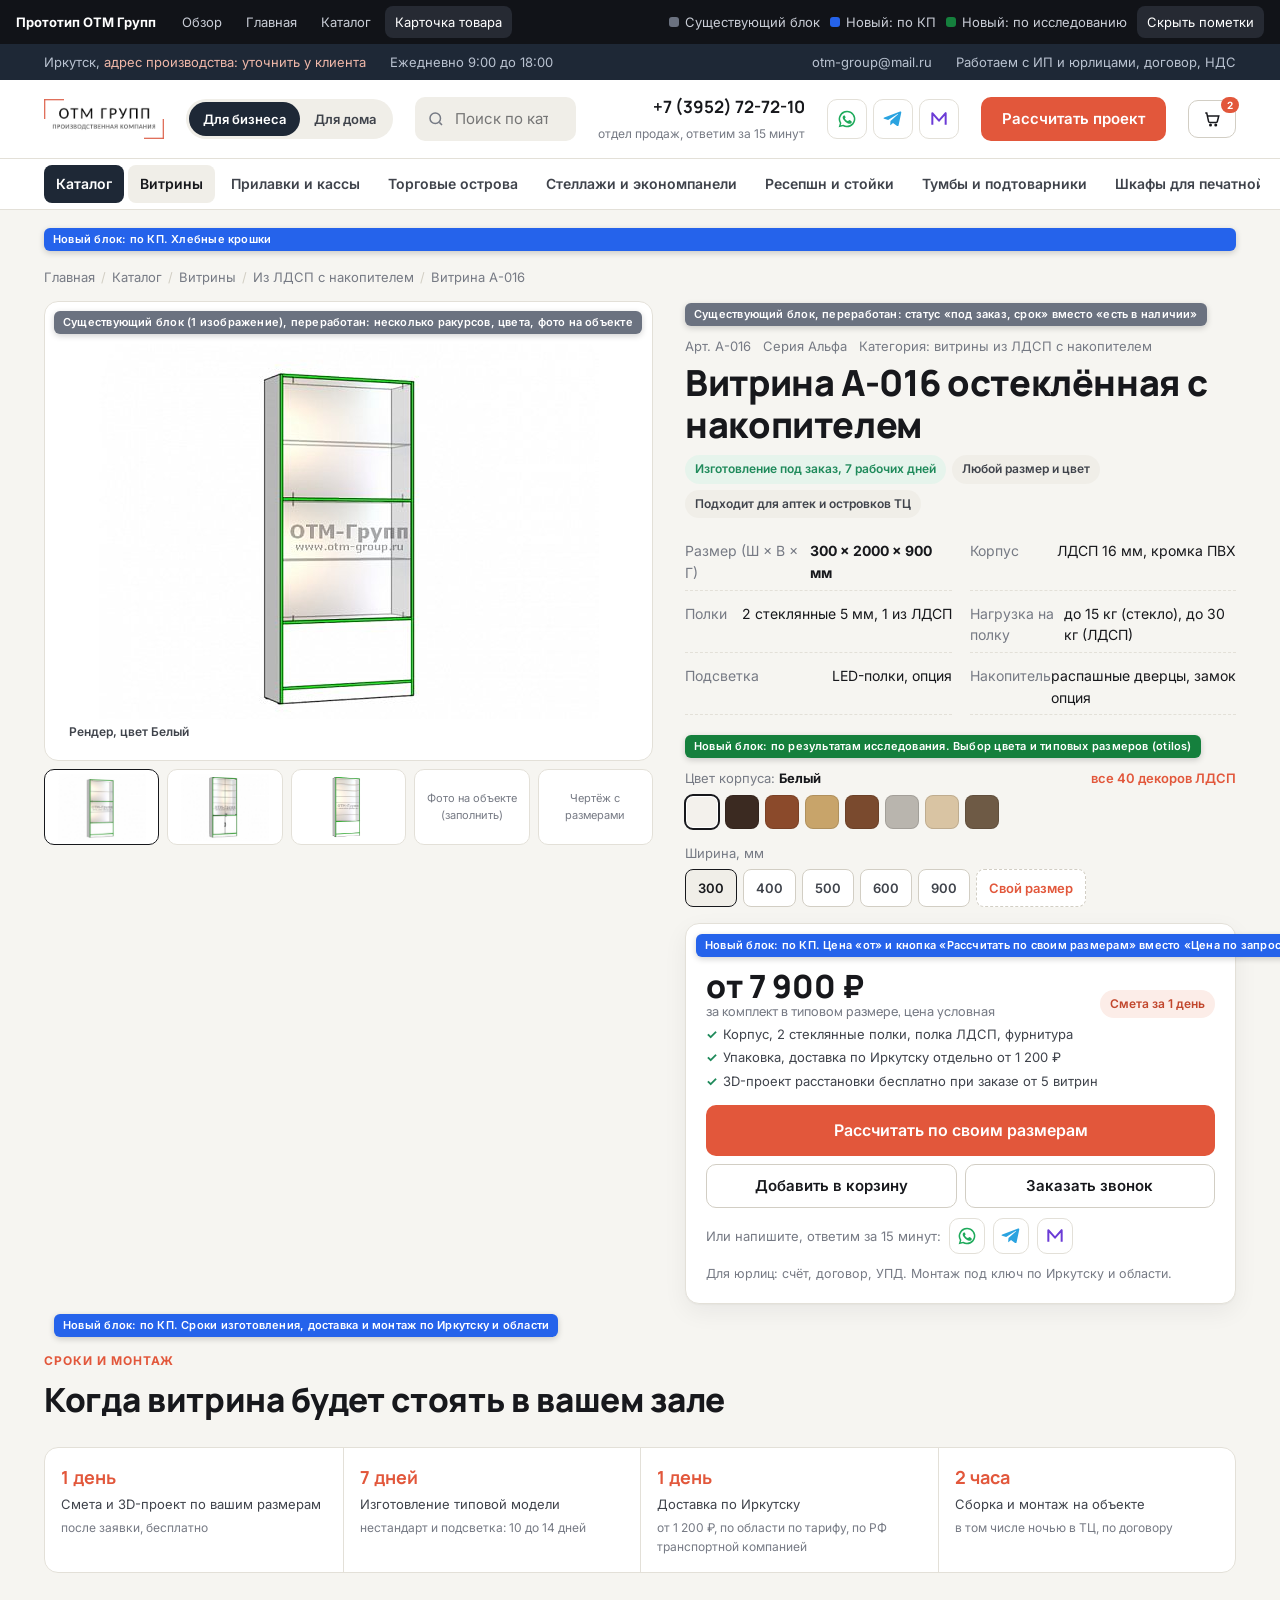
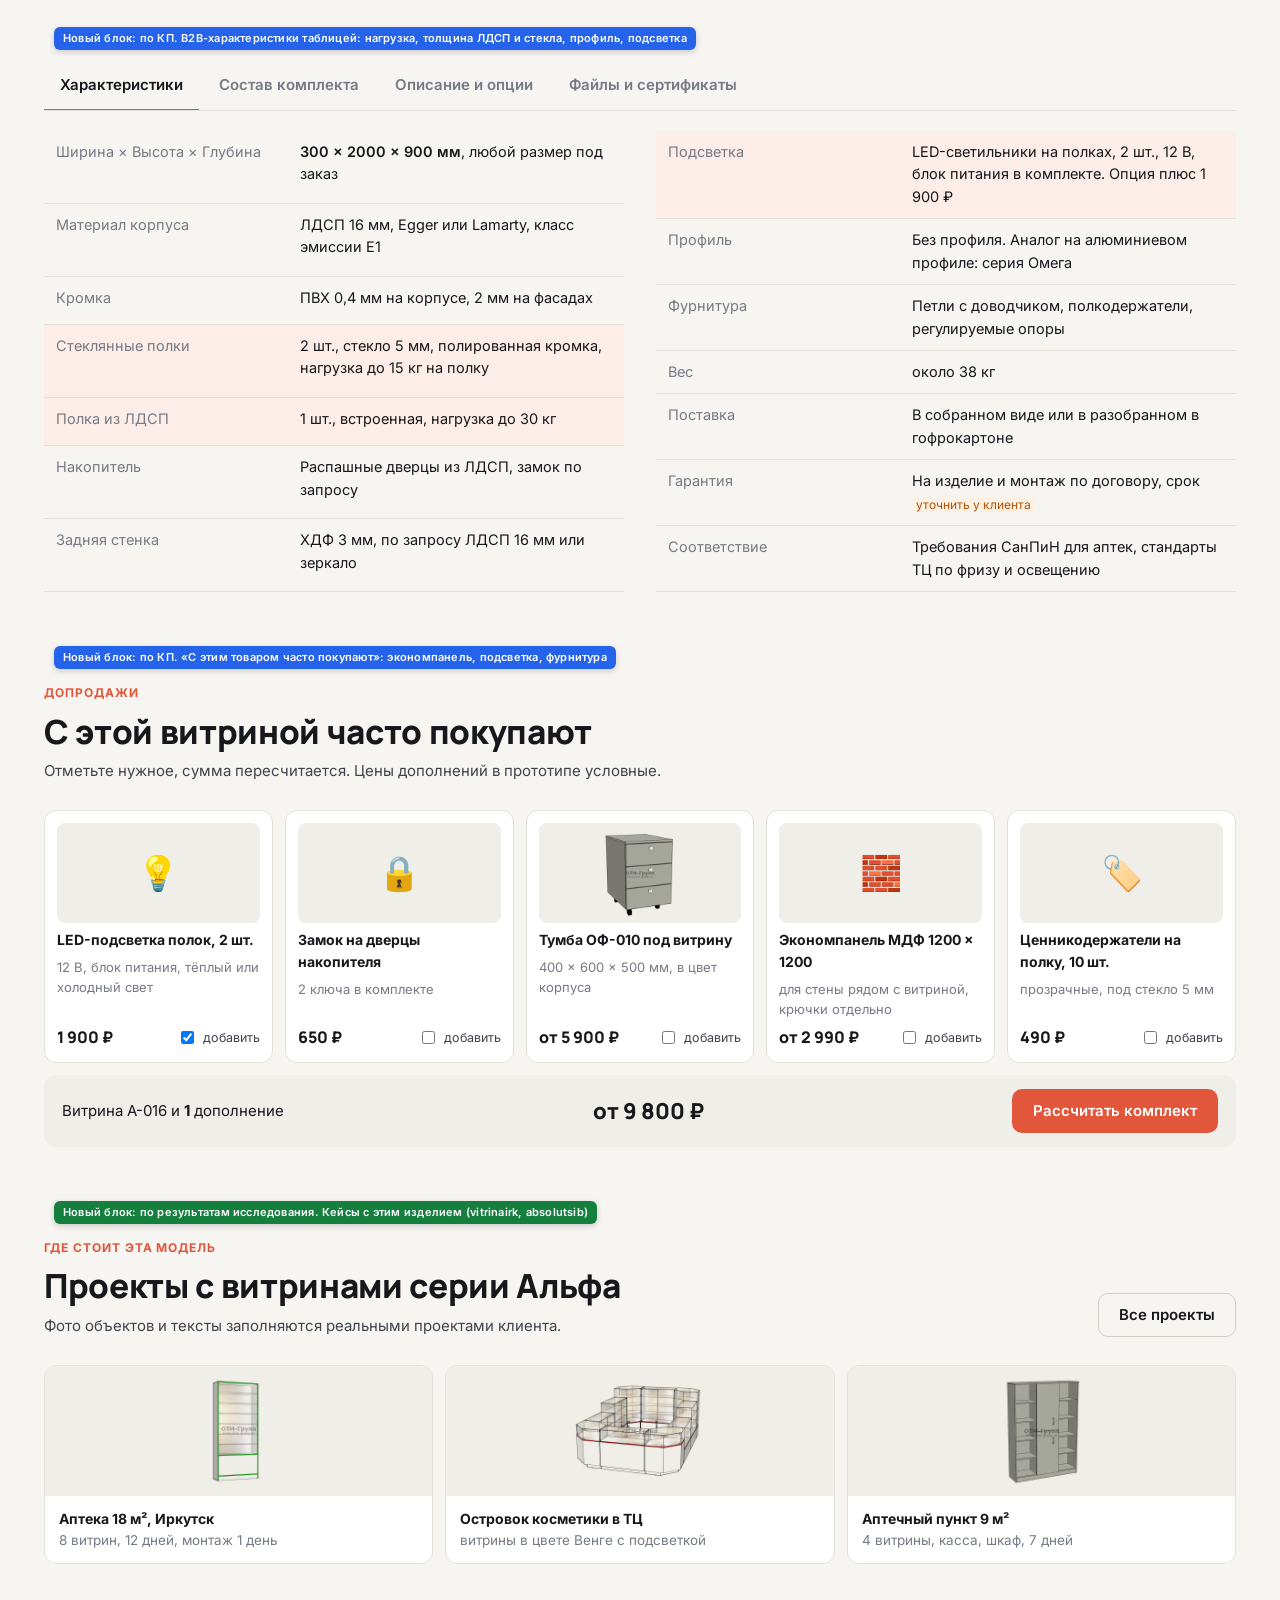
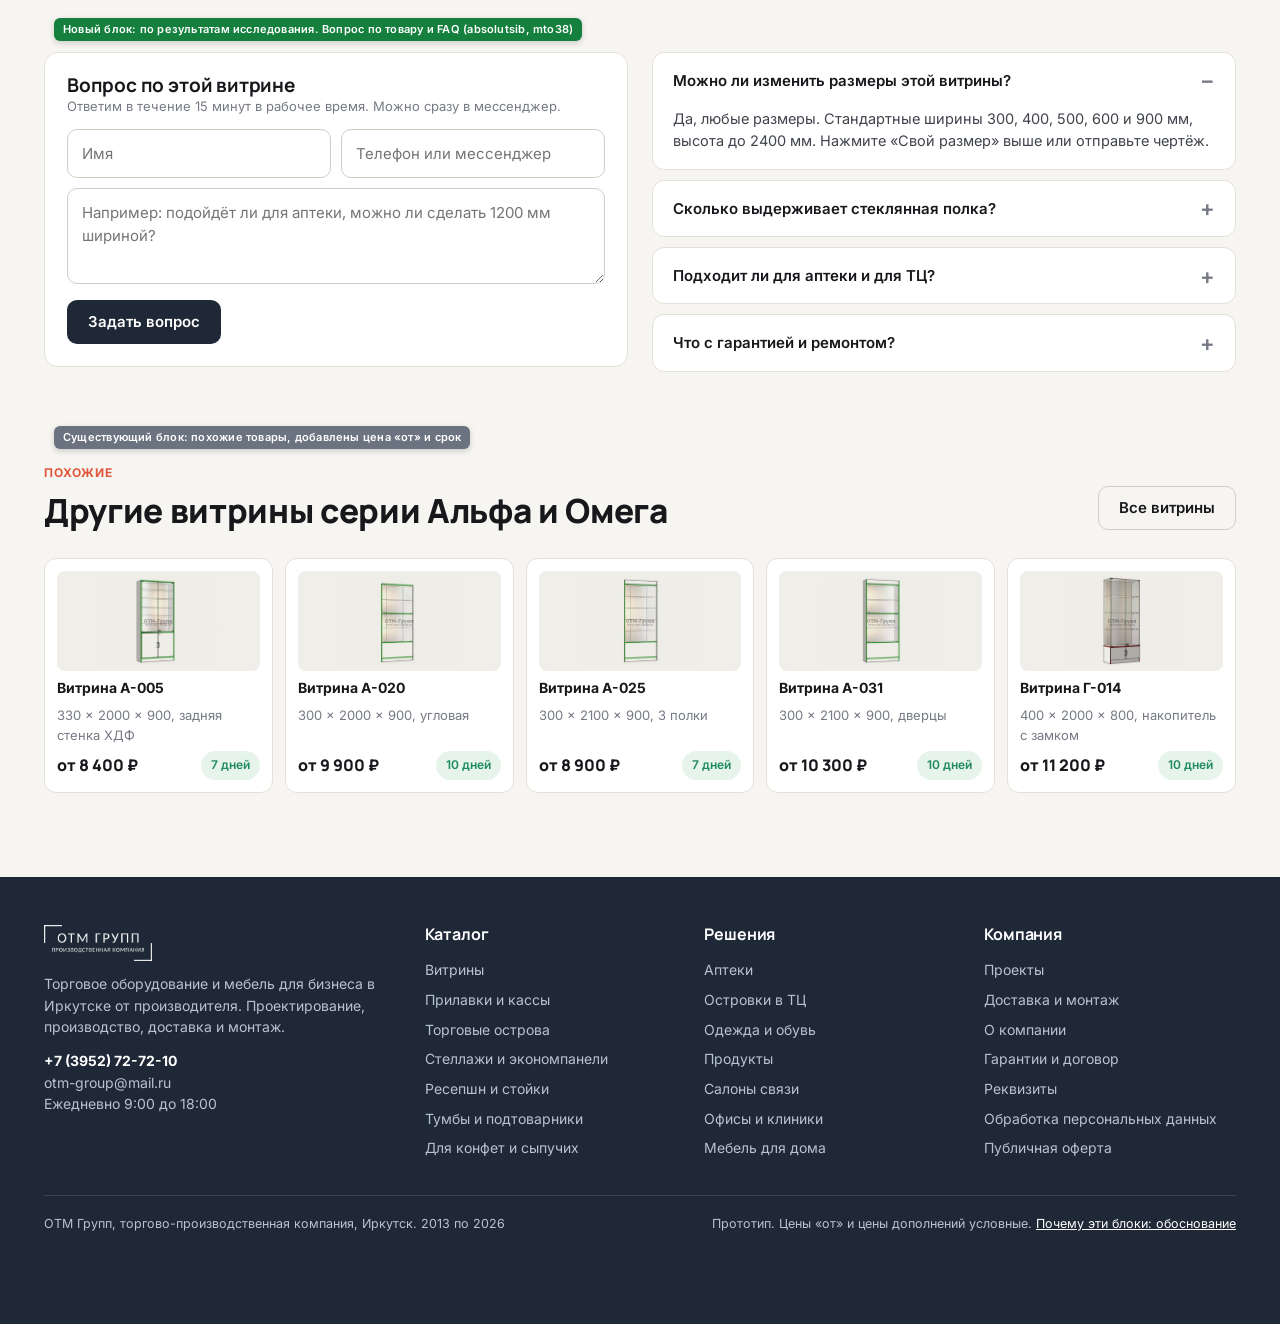
<file: prototypes/product.html>
<!DOCTYPE html>
<html lang="ru">
<head>
<meta charset="utf-8">
<meta name="viewport" content="width=device-width, initial-scale=1">
<title>Прототип: Карточка товара. Витрина А-016 остеклённая с накопителем, ОТМ Групп</title>
<meta name="description" content="Прототип карточки товара otm-group.ru: галерея, цена «от», кнопка «Рассчитать по своим размерам», B2B-характеристики, сроки и монтаж, сопутствующие товары.">
<link rel="preconnect" href="https://fonts.googleapis.com">
<link rel="preconnect" href="https://fonts.gstatic.com" crossorigin>
<link href="https://fonts.googleapis.com/css2?family=Inter:wght@400;500;600;700&family=Manrope:wght@500;700;800&display=swap" rel="stylesheet">
<link rel="icon" href="data:image/svg+xml,%3Csvg xmlns=%27http://www.w3.org/2000/svg%27 viewBox=%270 0 32 32%27%3E%3Crect width=%2732%27 height=%2732%27 rx=%277%27 fill=%27%23E2573B%27/%3E%3Ctext x=%2716%27 y=%2722%27 font-size=%2716%27 font-family=%27Arial%27 font-weight=%27700%27 fill=%27white%27 text-anchor=%27middle%27%3EO%3C/text%3E%3C/svg%3E">
<link rel="stylesheet" href="../assets/styles.css?v=4">
</head>
<body>

<div class="proto-bar">
  <span class="pb-title">Прототип ОТМ Групп</span>
  <nav>
    <a href="../index.html">Обзор</a>
    <a href="home.html">Главная</a>
    <a href="catalog.html">Каталог</a>
    <a href="product.html">Карточка товара</a>
  </nav>
  <div class="pb-legend">
    <span><i style="background:#6B7280"></i>Существующий блок</span>
    <span><i style="background:#2563EB"></i>Новый: по КП</span>
    <span><i style="background:#15803D"></i>Новый: по исследованию</span>
    <button class="pb-toggle" data-toggle-tags>Скрыть пометки</button>
  </div>
</div>

<div class="topbar">
  <div class="container">
    <span>Иркутск, <span class="fill-note">адрес производства: уточнить у клиента</span></span>
    <span class="hide-m">Ежедневно 9:00 до 18:00</span>
    <span class="grow"></span>
    <a class="hide-m" href="mailto:otm-group@mail.ru">otm-group@mail.ru</a>
    <span class="hide-m">Работаем с ИП и юрлицами, договор, НДС</span>
  </div>
</div>

<header class="header">
  <div class="container">
    <a class="logo" href="home.html"><img src="../assets/img/logo.png" alt="ОТМ Групп"></a>
    <div class="seg"><a class="active" href="home.html">Для бизнеса</a><a href="https://otm-group.ru/kukhni-na-zakaz/">Для дома</a></div>
    <label class="search">
      <svg viewBox="0 0 24 24" fill="none" stroke="currentColor" stroke-width="2"><circle cx="11" cy="11" r="7"/><path d="m20 20-3.5-3.5"/></svg>
      <input type="search" placeholder="Поиск по каталогу: витрина, прилавок, островок, ресепшн">
    </label>
    <div class="hdr-phone"><b>+7 (3952) 72-72-10</b><span>отдел продаж, ответим за 15 минут</span></div>
    <div class="msgs">
      <a class="msg wa" href="#" title="WhatsApp"><svg viewBox="0 0 24 24" fill="currentColor"><path d="M12 2a10 10 0 0 0-8.6 15.1L2 22l5.1-1.3A10 10 0 1 0 12 2zm0 18.2a8.2 8.2 0 0 1-4.2-1.2l-.3-.2-3 .8.8-2.9-.2-.3A8.2 8.2 0 1 1 12 20.2zm4.5-6.1c-.2-.1-1.5-.7-1.7-.8s-.4-.1-.6.1-.6.8-.8 1-.3.2-.5.1a6.7 6.7 0 0 1-3.3-2.9c-.3-.4.3-.4.7-1.3.1-.2 0-.3 0-.4l-.8-1.8c-.2-.5-.4-.4-.6-.4h-.5a1 1 0 0 0-.7.3 3 3 0 0 0-.9 2.2 5.2 5.2 0 0 0 1.1 2.8 12 12 0 0 0 4.6 4c1.7.7 2.4.8 3.2.7a2.8 2.8 0 0 0 1.8-1.3 2.2 2.2 0 0 0 .2-1.3c-.1-.1-.3-.2-.5-.3z"/></svg></a>
      <a class="msg tg" href="#" title="Telegram"><svg viewBox="0 0 24 24" fill="currentColor"><path d="M21.9 4.6 18.7 19.5c-.2 1-.9 1.3-1.8.8l-4.9-3.6-2.4 2.3c-.3.3-.5.5-1 .5l.4-5 9.1-8.2c.4-.4-.1-.5-.6-.2L6.2 13.2 1.4 11.7c-1-.3-1-1 .2-1.5L20.5 3c.9-.3 1.6.2 1.4 1.6z"/></svg></a>
      <a class="msg mx" href="#" title="MAX"><svg viewBox="0 0 24 24" fill="none" stroke="currentColor" stroke-width="2.4" stroke-linejoin="round"><path d="M4 19V5l8 9 8-9v14"/></svg></a>
    </div>
    <a class="btn btn-primary" href="#" data-calc data-calc-title="Рассчитать проект" data-calc-sub="Приложите план помещения или список позиций, вернём смету и 3D-проект за 1 рабочий день">Рассчитать проект</a>
    <a class="cart btn btn-outline btn-sm" href="#" title="Корзина"><svg viewBox="0 0 24 24" fill="none" stroke="currentColor" stroke-width="2" width="18" height="18"><path d="M3 4h2l2.4 11.2a2 2 0 0 0 2 1.6h7.7a2 2 0 0 0 2-1.5L21 8H6"/><circle cx="10" cy="20" r="1"/><circle cx="17" cy="20" r="1"/></svg><span class="cnt">2</span></a>
    <button class="burger" data-open-menu aria-label="Меню"><svg viewBox="0 0 24 24" fill="none" stroke="currentColor" stroke-width="2"><path d="M4 7h16M4 12h16M4 17h16"/></svg></button>
  </div>
</header>

<nav class="nav">
  <div class="container">
    <a class="cat-all" href="catalog.html">Каталог</a>
    <a href="catalog.html" class="active">Витрины</a>
    <a href="catalog.html">Прилавки и кассы</a>
    <a href="catalog.html">Торговые острова</a>
    <a href="catalog.html">Стеллажи и экономпанели</a>
    <a href="catalog.html">Ресепшн и стойки</a>
    <a href="catalog.html">Тумбы и подтоварники</a>
    <a href="catalog.html">Шкафы для печатной продукции</a>
    <a href="catalog.html">Для конфет и сыпучих</a>
    <span class="sep"></span>
    <a href="home.html#niches">Решения по нишам</a>
    <a href="home.html#cases">Проекты</a>
    <a href="home.html#delivery">Доставка и монтаж</a>
    <span class="sep"></span>
    <a class="b2c" href="https://otm-group.ru/kukhni-na-zakaz/">Мебель для дома</a>
  </div>
</nav>

<div class="drawer">
  <div class="panel">
    <button class="close" data-close-menu aria-label="Закрыть">✕</button>
    <div class="seg" style="display:inline-flex"><a class="active" href="home.html">Для бизнеса</a><a href="https://otm-group.ru/kukhni-na-zakaz/">Для дома</a></div>
    <h4>Каталог</h4>
    <a href="catalog.html">Витрины</a><a href="catalog.html">Прилавки и кассы</a><a href="catalog.html">Торговые острова</a><a href="catalog.html">Стеллажи и экономпанели</a><a href="catalog.html">Ресепшн и стойки</a><a href="catalog.html">Тумбы и подтоварники</a><a href="catalog.html">Шкафы для печатной продукции</a><a href="catalog.html">Для конфет и сыпучих</a>
    <h4>Компания</h4>
    <a href="home.html#niches">Решения по нишам</a><a href="home.html#cases">Проекты</a><a href="home.html#delivery">Доставка и монтаж</a><a href="home.html#about">О компании</a>
    <h4>Связь</h4>
    <a href="tel:+73952727210">+7 (3952) 72-72-10</a><a href="#">WhatsApp</a><a href="#">Telegram</a><a href="#">MAX</a>
  </div>
</div>

<main class="container">

  <div class="crumbs blk blk-inline" data-tag="kp" data-label="Новый блок: по КП. Хлебные крошки">
    <a href="home.html">Главная</a><span class="sep">/</span><a href="catalog.html">Каталог</a><span class="sep">/</span><a href="catalog.html">Витрины</a><span class="sep">/</span><a href="catalog.html">Из ЛДСП с накопителем</a><span class="sep">/</span><span>Витрина А-016</span>
  </div>

  <div class="product-top">
    <!-- Галерея -->
    <div class="gallery blk" data-tag="old" data-label="Существующий блок (1 изображение), переработан: несколько ракурсов, цвета, фото на объекте">
      <div class="main"><span class="chip">Рендер, цвет Белый</span><img src="../assets/img/vitrina-a-016.jpg" alt="Витрина А-016"></div>
      <div class="thumbs">
        <div class="active"><img src="../assets/img/vitrina-a-016.jpg" alt=""></div>
        <div><img src="../assets/img/vitrina-a-005.jpg" alt=""></div>
        <div><img src="../assets/img/vitrina-a-012.jpg" alt=""></div>
        <div>Фото на объекте<br>(заполнить)</div>
        <div>Чертёж с размерами</div>
      </div>
    </div>

    <!-- Заголовок, цена, действия -->
    <div>
      <div class="p-head blk blk-inline" data-tag="old" data-label="Существующий блок, переработан: статус «под заказ, срок» вместо «есть в наличии»">
        <div class="art"><span>Арт. A-016</span><span>Серия Альфа</span><span>Категория: витрины из ЛДСП с накопителем</span></div>
        <h1>Витрина А-016 остеклённая с накопителем</h1>
        <div class="status"><span class="chip ok">Изготовление под заказ, 7 рабочих дней</span><span class="chip">Любой размер и цвет</span><span class="chip">Подходит для аптек и островков ТЦ</span></div>
        <div class="quick">
          <div><span>Размер (Ш × В × Г)</span><span><b>300 × 2000 × 900 мм</b></span></div>
          <div><span>Корпус</span><span>ЛДСП 16 мм, кромка ПВХ</span></div>
          <div><span>Полки</span><span>2 стеклянные 5 мм, 1 из ЛДСП</span></div>
          <div><span>Нагрузка на полку</span><span>до 15 кг (стекло), до 30 кг (ЛДСП)</span></div>
          <div><span>Подсветка</span><span>LED-полки, опция</span></div>
          <div><span>Накопитель</span><span>распашные дверцы, замок опция</span></div>
        </div>
      </div>

      <div class="opts blk blk-inline" id="options" data-tag="res" data-label="Новый блок: по результатам исследования. Выбор цвета и типовых размеров (otilos)">
        <div class="lbl"><span>Цвет корпуса: <b data-color-name style="color:var(--ink)">Белый</b></span><a href="https://otm-group.ru/catalog/ldsp/">все 40 декоров ЛДСП</a></div>
        <div class="swatches">
          <span class="swatch active" title="Белый" style="background:#F3F1EC"></span><span class="swatch" title="Венге" style="background:#3B2A21"></span><span class="swatch" title="Вишня" style="background:#8B4A2B"></span><span class="swatch" title="Дуб Кальяри" style="background:#C8A46A"></span><span class="swatch" title="Орех" style="background:#7A4A2E"></span><span class="swatch" title="Титан" style="background:#B9B5AE"></span><span class="swatch" title="Ясень шимо светлый" style="background:#D9C4A3"></span><span class="swatch" title="Ясень шимо тёмный" style="background:#6E5A45"></span>
        </div>
        <div class="lbl" style="margin-top:14px"><span>Ширина, мм</span></div>
        <div class="sizes"><button class="active">300</button><button>400</button><button>500</button><button>600</button><button>900</button><button class="custom">Свой размер</button></div>
      </div>

      <div class="buy blk" id="buy" data-tag="kp" data-label="Новый блок: по КП. Цена «от» и кнопка «Рассчитать по своим размерам» вместо «Цена по запросу»">
        <div class="p-price"><div class="price" data-base-price="7900">от 7 900 ₽<small>за комплект в типовом размере, цена условная</small></div><span class="chip brand">Смета за 1 день</span></div>
        <div class="incl"><span>Корпус, 2 стеклянные полки, полка ЛДСП, фурнитура</span><span>Упаковка, доставка по Иркутску отдельно от 1 200 ₽</span><span>3D-проект расстановки бесплатно при заказе от 5 витрин</span></div>
        <div class="btns">
          <a class="btn btn-primary btn-lg" href="#" data-calc data-calc-title="Рассчитать по своим размерам" data-calc-sub="Укажите размеры или приложите план, вернём смету за 1 рабочий день" data-calc-product="Витрина А-016, 300 × 2000 × 900 мм, Белый">Рассчитать по своим размерам</a>
          <div class="row"><a class="btn btn-outline" href="#">Добавить в корзину</a><a class="btn btn-outline" href="#">Заказать звонок</a></div>
        </div>
        <div class="msg-row">
          <span>Или напишите, ответим за 15 минут:</span>
          <a class="msg wa" href="#" title="WhatsApp"><svg viewBox="0 0 24 24" fill="currentColor"><path d="M12 2a10 10 0 0 0-8.6 15.1L2 22l5.1-1.3A10 10 0 1 0 12 2zm0 18.2a8.2 8.2 0 0 1-4.2-1.2l-.3-.2-3 .8.8-2.9-.2-.3A8.2 8.2 0 1 1 12 20.2zm4.5-6.1c-.2-.1-1.5-.7-1.7-.8s-.4-.1-.6.1-.6.8-.8 1-.3.2-.5.1a6.7 6.7 0 0 1-3.3-2.9c-.3-.4.3-.4.7-1.3.1-.2 0-.3 0-.4l-.8-1.8c-.2-.5-.4-.4-.6-.4h-.5a1 1 0 0 0-.7.3 3 3 0 0 0-.9 2.2 5.2 5.2 0 0 0 1.1 2.8 12 12 0 0 0 4.6 4c1.7.7 2.4.8 3.2.7a2.8 2.8 0 0 0 1.8-1.3 2.2 2.2 0 0 0 .2-1.3c-.1-.1-.3-.2-.5-.3z"/></svg></a>
          <a class="msg tg" href="#" title="Telegram"><svg viewBox="0 0 24 24" fill="currentColor"><path d="M21.9 4.6 18.7 19.5c-.2 1-.9 1.3-1.8.8l-4.9-3.6-2.4 2.3c-.3.3-.5.5-1 .5l.4-5 9.1-8.2c.4-.4-.1-.5-.6-.2L6.2 13.2 1.4 11.7c-1-.3-1-1 .2-1.5L20.5 3c.9-.3 1.6.2 1.4 1.6z"/></svg></a>
          <a class="msg mx" href="#" title="MAX"><svg viewBox="0 0 24 24" fill="none" stroke="currentColor" stroke-width="2.4" stroke-linejoin="round"><path d="M4 19V5l8 9 8-9v14"/></svg></a>
        </div>
        <div class="note">Для юрлиц: счёт, договор, УПД. Монтаж под ключ по Иркутску и области.</div>
      </div>
    </div>
  </div>

  <!-- Сроки, доставка, монтаж -->
  <section class="section blk" data-tag="kp" data-label="Новый блок: по КП. Сроки изготовления, доставка и монтаж по Иркутску и области" id="delivery">
    <div class="section-head"><div><span class="eyebrow">Сроки и монтаж</span><h2>Когда витрина будет стоять в вашем зале</h2></div></div>
    <div class="timeline">
      <div><b>1 день</b><span>Смета и 3D-проект по вашим размерам</span><small>после заявки, бесплатно</small></div>
      <div><b>7 дней</b><span>Изготовление типовой модели</span><small>нестандарт и подсветка: 10 до 14 дней</small></div>
      <div><b>1 день</b><span>Доставка по Иркутску</span><small>от 1 200 ₽, по области по тарифу, по РФ транспортной компанией</small></div>
      <div><b>2 часа</b><span>Сборка и монтаж на объекте</span><small>в том числе ночью в ТЦ, по договору</small></div>
    </div>
  </section>

  <!-- Табы: характеристики, состав, описание, файлы -->
  <section class="section blk" data-tag="kp" data-label="Новый блок: по КП. B2B-характеристики таблицей: нагрузка, толщина ЛДСП и стекла, профиль, подсветка" id="specs">
    <div class="p-tabs">
      <button class="active" data-panel="p-spec">Характеристики</button>
      <button data-panel="p-kit">Состав комплекта</button>
      <button data-panel="p-desc">Описание и опции</button>
      <button data-panel="p-files">Файлы и сертификаты</button>
    </div>
    <div class="p-panel active" id="p-spec">
      <div class="spec-cols">
        <table class="spec-table">
          <tr><td>Ширина × Высота × Глубина</td><td><b>300 × 2000 × 900 мм</b>, любой размер под заказ</td></tr>
          <tr><td>Материал корпуса</td><td>ЛДСП 16 мм, Egger или Lamarty, класс эмиссии Е1</td></tr>
          <tr><td>Кромка</td><td>ПВХ 0,4 мм на корпусе, 2 мм на фасадах</td></tr>
          <tr class="hl"><td>Стеклянные полки</td><td>2 шт., стекло 5 мм, полированная кромка, нагрузка до 15 кг на полку</td></tr>
          <tr class="hl"><td>Полка из ЛДСП</td><td>1 шт., встроенная, нагрузка до 30 кг</td></tr>
          <tr><td>Накопитель</td><td>Распашные дверцы из ЛДСП, замок по запросу</td></tr>
          <tr><td>Задняя стенка</td><td>ХДФ 3 мм, по запросу ЛДСП 16 мм или зеркало</td></tr>
        </table>
        <table class="spec-table">
          <tr class="hl"><td>Подсветка</td><td>LED-светильники на полках, 2 шт., 12 В, блок питания в комплекте. Опция плюс 1 900 ₽</td></tr>
          <tr><td>Профиль</td><td>Без профиля. Аналог на алюминиевом профиле: серия Омега</td></tr>
          <tr><td>Фурнитура</td><td>Петли с доводчиком, полкодержатели, регулируемые опоры</td></tr>
          <tr><td>Вес</td><td>около 38 кг</td></tr>
          <tr><td>Поставка</td><td>В собранном виде или в разобранном в гофрокартоне</td></tr>
          <tr><td>Гарантия</td><td>На изделие и монтаж по договору, срок <span class="fill">уточнить у клиента</span></td></tr>
          <tr><td>Соответствие</td><td>Требования СанПиН для аптек, стандарты ТЦ по фризу и освещению</td></tr>
        </table>
      </div>
    </div>
    <div class="p-panel" id="p-kit">
      <table class="spec-table" style="max-width:720px">
        <tr><td>Корпус ламинированное ДСП 16 мм</td><td><b>1 шт.</b></td></tr>
        <tr><td>Стеклянные полки толщиной 5 мм</td><td><b>2 шт.</b></td></tr>
        <tr><td>Полка ЛДСП встроенная</td><td><b>1 шт.</b></td></tr>
        <tr><td>Светодиодный светильник</td><td>опция, 2 шт.</td></tr>
        <tr><td>Фурнитура</td><td>в комплекте</td></tr>
        <tr><td>Упаковка, гофрокартон</td><td>в комплекте</td></tr>
      </table>
    </div>
    <div class="p-panel" id="p-desc">
      <div class="info-grid cols-3">
        <div class="info">
          <div class="ic"><svg viewBox="0 0 24 24" fill="none" stroke="currentColor" stroke-width="2"><rect x="4" y="3" width="16" height="18" rx="2"/><path d="M4 12h16M12 12v9"/></svg></div>
          <h3>Что это за витрина</h3>
          <ul><li>Пристенная, остеклённый верх и закрытый накопитель внизу</li><li>Запас товара хранится внутри, дверцы можно закрыть на замок</li><li>Производим в Иркутске, стандартный размер или под ваше помещение</li></ul>
        </div>
        <div class="info">
          <div class="ic"><svg viewBox="0 0 24 24" fill="none" stroke="currentColor" stroke-width="2"><path d="M3 21h18M5 21V7l7-4 7 4v14"/><path d="M9 21v-6h6v6"/></svg></div>
          <h3>Кому подходит</h3>
          <ul><li>Аптеки: моющиеся поверхности, материалы класса Е1</li><li>Косметика и подарки: подсветка полок по опции</li><li>Островки в ТЦ: фриз и свет по требованиям арендодателя</li></ul>
        </div>
        <div class="info accent">
          <div class="ic"><svg viewBox="0 0 24 24" fill="none" stroke="currentColor" stroke-width="2"><path d="M12 20h9M16.5 3.5a2 2 0 0 1 3 3L7 19l-4 1 1-4z"/></svg></div>
          <h3>Что можно изменить</h3>
          <ul><li>Размеры и любой из 40 декоров ЛДСП</li><li>Число полок, стекло или ЛДСП</li><li>LED-подсветка полок и фриза</li><li>Замок, зеркальная задняя стенка</li></ul>
          <p class="small muted" style="margin:0">При заказе от 5 витрин 3D-проект расстановки бесплатно</p>
        </div>
      </div>
    </div>
    <div class="p-panel" id="p-files"><a id="files"></a>
      <div class="files blk blk-inline" data-tag="res" data-label="Новый блок: по результатам исследования. Файлы для согласования с ТЦ">
        <a class="file" href="#"><span class="ic">PDF</span><div><b>Чертёж с размерами</b><span>для согласования с арендодателем</span></div></a>
        <a class="file" href="#"><span class="ic">PDF</span><div><b>Паспорт изделия</b><span>материалы, нагрузка, уход</span></div></a>
        <a class="file" href="#"><span class="ic">PDF</span><div><b>Сертификат на ЛДСП, Е1</b><span>и на стекло</span></div></a>
      </div>
    </div>
  </section>

  <!-- С этим товаром покупают -->
  <section class="section blk" data-tag="kp" data-label="Новый блок: по КП. «С этим товаром часто покупают»: экономпанель, подсветка, фурнитура" id="cross">
    <div class="section-head"><div><span class="eyebrow">Допродажи</span><h2>С этой витриной часто покупают</h2><p>Отметьте нужное, сумма пересчитается. Цены дополнений в прототипе условные.</p></div></div>
    <div class="cross-grid">
      <div class="cross"><div class="pic"><span class="ph">💡</span></div><b>LED-подсветка полок, 2 шт.</b><span class="muted small">12 В, блок питания, тёплый или холодный свет</span><div class="p"><span class="price" style="font-size:16px">1 900 ₽</span><label><input type="checkbox" data-price="1900" checked> добавить</label></div></div>
      <div class="cross"><div class="pic"><span class="ph">🔒</span></div><b>Замок на дверцы накопителя</b><span class="muted small">2 ключа в комплекте</span><div class="p"><span class="price" style="font-size:16px">650 ₽</span><label><input type="checkbox" data-price="650"> добавить</label></div></div>
      <div class="cross"><div class="pic"><img src="../assets/img/tumba-of-010.jpg" alt=""></div><b>Тумба ОФ-010 под витрину</b><span class="muted small">400 × 600 × 500 мм, в цвет корпуса</span><div class="p"><span class="price" style="font-size:16px">от 5 900 ₽</span><label><input type="checkbox" data-price="5900"> добавить</label></div></div>
      <div class="cross"><div class="pic"><span class="ph">🧱</span></div><b>Экономпанель МДФ 1200 × 1200</b><span class="muted small">для стены рядом с витриной, крючки отдельно</span><div class="p"><span class="price" style="font-size:16px">от 2 990 ₽</span><label><input type="checkbox" data-price="2990"> добавить</label></div></div>
      <div class="cross"><div class="pic"><span class="ph">🏷️</span></div><b>Ценникодержатели на полку, 10 шт.</b><span class="muted small">прозрачные, под стекло 5 мм</span><div class="p"><span class="price" style="font-size:16px">490 ₽</span><label><input type="checkbox" data-price="490"> добавить</label></div></div>
    </div>
    <div class="cross-sum"><span>Витрина А-016 и <b data-cross-cnt>1</b> дополнение</span><span class="price" style="font-size:22px">от <span data-cross-sum>9 800 ₽</span></span><a class="btn btn-primary" href="#" data-calc data-calc-title="Рассчитать комплект" data-calc-sub="Витрина с выбранными дополнениями по вашим размерам" data-calc-product="Витрина А-016 с дополнениями">Рассчитать комплект</a></div>
  </section>

  <!-- Где стоит -->
  <section class="section blk" data-tag="res" data-label="Новый блок: по результатам исследования. Кейсы с этим изделием (vitrinairk, absolutsib)" id="pcases">
    <div class="section-head"><div><span class="eyebrow">Где стоит эта модель</span><h2>Проекты с витринами серии Альфа</h2><p>Фото объектов и тексты заполняются реальными проектами клиента.</p></div><a class="btn btn-outline" href="home.html#cases">Все проекты</a></div>
    <div class="mini-cases">
      <a class="mini-case" href="home.html#cases"><div class="pic"><img src="../assets/img/vitrina-a-012.jpg" alt=""></div><div class="b"><b>Аптека 18 м², Иркутск</b><span>8 витрин, 12 дней, монтаж 1 день</span></div></a>
      <a class="mini-case" href="home.html#cases"><div class="pic"><img src="../assets/img/ostrov-ro-003.jpg" alt=""></div><div class="b"><b>Островок косметики в ТЦ</b><span>витрины в цвете Венге с подсветкой</span></div></a>
      <a class="mini-case" href="home.html#cases"><div class="pic"><img src="../assets/img/shkaf-of-003.jpg" alt=""></div><div class="b"><b>Аптечный пункт 9 м²</b><span>4 витрины, касса, шкаф, 7 дней</span></div></a>
    </div>
  </section>

  <!-- Вопрос по товару + FAQ -->
  <section class="section blk" data-tag="res" data-label="Новый блок: по результатам исследования. Вопрос по товару и FAQ (absolutsib, mto38)" id="qa">
    <div class="qa">
      <form class="card">
        <h3>Вопрос по этой витрине</h3>
        <p class="muted small">Ответим в течение 15 минут в рабочее время. Можно сразу в мессенджер.</p>
        <div class="row2"><label class="field"><input type="text" placeholder="Имя" required></label><label class="field"><input type="tel" placeholder="Телефон или мессенджер" required></label></div>
        <label class="field"><textarea rows="3" placeholder="Например: подойдёт ли для аптеки, можно ли сделать 1200 мм шириной?"></textarea></label>
        <button class="btn btn-dark" type="submit">Задать вопрос</button>
      </form>
      <div class="faq">
        <details open><summary>Можно ли изменить размеры этой витрины?</summary><div class="a">Да, любые размеры. Стандартные ширины 300, 400, 500, 600 и 900 мм, высота до 2400 мм. Нажмите «Свой размер» выше или отправьте чертёж.</div></details>
        <details><summary>Сколько выдерживает стеклянная полка?</summary><div class="a">Полка 5 мм длиной 900 мм выдерживает до 15 кг равномерной нагрузки. Для тяжёлого товара ставим стекло 6 мм закалённое или полку из ЛДСП до 30 кг.</div></details>
        <details><summary>Подходит ли для аптеки и для ТЦ?</summary><div class="a">Да. Материалы класса Е1, моющиеся поверхности, закрытый накопитель. Для ТЦ делаем фриз и подсветку по требованиям арендодателя и даём чертежи для согласования.</div></details>
        <details><summary>Что с гарантией и ремонтом?</summary><div class="a">Гарантия на изделие и монтаж прописана в договоре. Фурнитура и стекло всегда в наличии на производстве, выезжаем на замену по Иркутску.</div></details>
      </div>
    </div>
  </section>

  <!-- Похожие товары -->
  <section class="section blk" data-tag="old" data-label="Существующий блок: похожие товары, добавлены цена «от» и срок">
    <div class="section-head"><div><span class="eyebrow">Похожие</span><h2>Другие витрины серии Альфа и Омега</h2></div><a class="btn btn-outline" href="catalog.html">Все витрины</a></div>
    <div class="cross-grid">
      <a class="cross" href="product.html"><div class="pic"><img src="../assets/img/vitrina-a-005.jpg" alt=""></div><b>Витрина А-005</b><span class="muted small">330 × 2000 × 900, задняя стенка ХДФ</span><div class="p"><span class="price" style="font-size:16px">от 8 400 ₽</span><span class="chip ok">7 дней</span></div></a>
      <a class="cross" href="product.html"><div class="pic"><img src="../assets/img/vitrina-a-020.jpg" alt=""></div><b>Витрина А-020</b><span class="muted small">300 × 2000 × 900, угловая</span><div class="p"><span class="price" style="font-size:16px">от 9 900 ₽</span><span class="chip ok">10 дней</span></div></a>
      <a class="cross" href="product.html"><div class="pic"><img src="../assets/img/vitrina-a-025.jpg" alt=""></div><b>Витрина А-025</b><span class="muted small">300 × 2100 × 900, 3 полки</span><div class="p"><span class="price" style="font-size:16px">от 8 900 ₽</span><span class="chip ok">7 дней</span></div></a>
      <a class="cross" href="product.html"><div class="pic"><img src="../assets/img/vitrina-a-031.jpg" alt=""></div><b>Витрина А-031</b><span class="muted small">300 × 2100 × 900, дверцы</span><div class="p"><span class="price" style="font-size:16px">от 10 300 ₽</span><span class="chip ok">10 дней</span></div></a>
      <a class="cross" href="product.html"><div class="pic"><img src="../assets/img/vitrina-g-014.jpg" alt=""></div><b>Витрина Г-014</b><span class="muted small">400 × 2000 × 800, накопитель с замком</span><div class="p"><span class="price" style="font-size:16px">от 11 200 ₽</span><span class="chip ok">10 дней</span></div></a>
    </div>
  </section>

</main>

<footer class="footer">
  <div class="container">
    <div class="cols">
      <div>
        <img src="../assets/img/logo.png" alt="ОТМ Групп" style="height:36px;filter:brightness(0) invert(1);margin-bottom:12px">
        <p>Торговое оборудование и мебель для бизнеса в Иркутске от производителя. Проектирование, производство, доставка и монтаж.</p>
        <p><b style="color:#fff">+7 (3952) 72-72-10</b><br>otm-group@mail.ru<br>Ежедневно 9:00 до 18:00</p>
      </div>
      <div><h4>Каталог</h4><a href="catalog.html">Витрины</a><a href="catalog.html">Прилавки и кассы</a><a href="catalog.html">Торговые острова</a><a href="catalog.html">Стеллажи и экономпанели</a><a href="catalog.html">Ресепшн и стойки</a><a href="catalog.html">Тумбы и подтоварники</a><a href="catalog.html">Для конфет и сыпучих</a></div>
      <div><h4>Решения</h4><a href="home.html#niches">Аптеки</a><a href="home.html#niches">Островки в ТЦ</a><a href="home.html#niches">Одежда и обувь</a><a href="home.html#niches">Продукты</a><a href="home.html#niches">Салоны связи</a><a href="home.html#niches">Офисы и клиники</a><a href="https://otm-group.ru/kukhni-na-zakaz/">Мебель для дома</a></div>
      <div><h4>Компания</h4><a href="home.html#cases">Проекты</a><a href="home.html#delivery">Доставка и монтаж</a><a href="home.html#about">О компании</a><a href="#">Гарантии и договор</a><a href="#">Реквизиты</a><a href="#">Обработка персональных данных</a><a href="#">Публичная оферта</a></div>
    </div>
    <div class="bottom"><span>ОТМ Групп, торгово-производственная компания, Иркутск. 2013 по 2026</span><span>Прототип. Цены «от» и цены дополнений условные. <a href="../rationale.html" style="display:inline;padding:0;color:#fff;text-decoration:underline">Почему эти блоки: обоснование</a></span></div>
  </div>
</footer>

<div class="sticky-bar blk" data-tag="res" data-label="Новый: липкая панель с ценой">
  <div class="price-mini"><b>от 7 900 ₽</b><span>Витрина А-016, 7 дней</span></div>
  <a class="btn btn-primary" href="#" data-calc data-calc-title="Рассчитать по своим размерам" data-calc-sub="Укажите размеры или приложите план" data-calc-product="Витрина А-016">Рассчитать по размерам</a>
</div>

<div class="modal">
  <form class="box">
    <button class="x" type="button" data-close-modal aria-label="Закрыть">✕</button>
    <h3>Рассчитать по своим размерам</h3>
    <div class="sub">Смета за 1 рабочий день, замер по Иркутску бесплатно</div>
    <div class="prod-line"><img src="../assets/img/vitrina-a-016.jpg" alt=""><span>Витрина А-016</span></div>
    <label class="field"><input type="text" placeholder="Имя" required></label>
    <label class="field"><input type="tel" placeholder="Телефон или мессенджер" required></label>
    <label class="field"><input type="text" placeholder="Размеры: ширина × высота × глубина, мм"></label>
    <label class="field"><input type="text" placeholder="Количество, шт."></label>
    <label class="upload"><svg viewBox="0 0 24 24" fill="none" stroke="currentColor" stroke-width="2"><path d="M12 16V4m0 0 4 4m-4-4-4 4"/><path d="M4 16v3a1 1 0 0 0 1 1h14a1 1 0 0 0 1-1v-3"/></svg><span><b>Прикрепить план или чертёж</b>PDF, DWG, JPG, до 20 МБ</span><input type="file" hidden></label>
    <button class="btn btn-primary btn-block" type="submit" style="margin-top:12px">Отправить</button>
    <div class="reply-note"><i></i>Ответим в течение 15 минут в рабочее время</div>
    <div class="consent">Нажимая кнопку, вы соглашаетесь с обработкой персональных данных</div>
  </form>
</div>

<script src="../assets/app.js?v=4"></script>
</body>
</html>
</file>
<file: assets/styles.css>
/* ОТМ Групп, прототип. Дизайн-система.
   Направление: спокойный индустриальный B2B. Тёплый светлый фон, графитовый текст,
   фирменный коралловый акцент с текущего логотипа только на действиях. */

:root{
  --bg:#F6F5F1;
  --surface:#FFFFFF;
  --surface-2:#F0EEE8;
  --ink:#17181C;
  --ink-2:#3F434B;
  --muted:#767A84;
  --line:#E3E0D8;
  --line-2:#D2CEC4;
  --brand:#E2573B;
  --brand-dark:#C1462C;
  --brand-soft:#FCEDE8;
  --navy:#1E2836;
  --navy-2:#2A3648;
  --ok:#1F8A5B;
  --ok-soft:#E6F4EC;
  --warn:#B45309;
  --warn-soft:#FDF1E3;
  --tag-old:#6B7280;
  --tag-kp:#2563EB;
  --tag-res:#15803D;
  --radius:14px;
  --radius-s:10px;
  --shadow:0 1px 2px rgba(23,24,28,.04),0 8px 24px rgba(23,24,28,.06);
  --shadow-2:0 12px 40px rgba(23,24,28,.12);
  --container:1240px;
  --font-h:"Manrope",system-ui,-apple-system,"Segoe UI",Roboto,sans-serif;
  --font-b:"Inter",system-ui,-apple-system,"Segoe UI",Roboto,sans-serif;
}

*{box-sizing:border-box}
html{scroll-behavior:smooth;-webkit-text-size-adjust:100%}
body{margin:0;background:var(--bg);color:var(--ink);font:15px/1.55 var(--font-b);padding-top:44px}
img{max-width:100%;display:block}
a{color:inherit;text-decoration:none}
button{font:inherit;cursor:pointer}
input,select,textarea{font:inherit}
h1,h2,h3,h4{font-family:var(--font-h);margin:0;line-height:1.15;letter-spacing:-.01em}
h1{font-size:clamp(28px,3.6vw,46px);font-weight:800}
h2{font-size:clamp(24px,2.6vw,34px);font-weight:800}
h3{font-size:19px;font-weight:700}
h4{font-size:16px;font-weight:700}
p{margin:0 0 12px}
.muted{color:var(--muted)}
.small{font-size:13px}
.container{max-width:var(--container);margin:0 auto;padding:0 24px}
.section{padding:44px 0}
.section-head{display:flex;justify-content:space-between;align-items:flex-end;gap:24px;margin-bottom:28px}
.section-head p{max-width:640px;color:var(--ink-2);margin:8px 0 0}
.eyebrow{display:inline-block;font-size:12px;font-weight:700;letter-spacing:.08em;text-transform:uppercase;color:var(--brand);margin-bottom:10px}

/* ---------- Панель прототипа ---------- */
.proto-bar{position:fixed;top:0;left:0;right:0;height:44px;background:#111318;color:#fff;z-index:1000;display:flex;align-items:center;gap:16px;padding:0 16px;font-size:13px}
.proto-bar .pb-title{font-weight:700;white-space:nowrap}
.proto-bar nav{display:flex;gap:4px}
.proto-bar nav a{padding:6px 10px;border-radius:8px;color:#C9CDD6}
.proto-bar nav a.active,.proto-bar nav a:hover{background:#262A33;color:#fff}
.proto-bar .pb-legend{display:flex;gap:10px;margin-left:auto;align-items:center}
.proto-bar .pb-legend span{display:inline-flex;align-items:center;gap:6px;color:#C9CDD6;white-space:nowrap}
.proto-bar .pb-legend i{width:10px;height:10px;border-radius:3px;display:inline-block}
.proto-bar .pb-toggle{background:#262A33;color:#fff;border:0;border-radius:8px;padding:6px 10px;white-space:nowrap}
@media (max-width:900px){.proto-bar .pb-legend span{display:none}.proto-bar .pb-legend{margin-left:auto}}

/* ---------- Ярлыки блоков ---------- */
.blk{position:relative}
.blk::before{content:attr(data-label);position:absolute;top:10px;left:10px;z-index:20;font:600 11px/1 var(--font-b);letter-spacing:.02em;color:#fff;padding:6px 9px;border-radius:6px;box-shadow:0 2px 6px rgba(0,0,0,.18);pointer-events:none;white-space:nowrap}
.blk[data-tag="old"]::before{background:var(--tag-old)}
.blk[data-tag="kp"]::before{background:var(--tag-kp)}
.blk[data-tag="res"]::before{background:var(--tag-res)}
.blk[data-tag="mix"]::before{background:linear-gradient(90deg,var(--tag-old) 0 50%,var(--tag-kp) 50% 100%)}
.hide-tags .blk::before{display:none}
.blk.blk-inline{flex-wrap:wrap}
.blk.blk-inline::before{position:static;display:inline-block;margin-bottom:10px;flex-basis:100%;width:max-content;grid-column:1/-1}
.hide-tags .blk.blk-inline::before{display:none}

/* ---------- Кнопки ---------- */
.btn{display:inline-flex;align-items:center;justify-content:center;gap:8px;border-radius:var(--radius-s);padding:12px 20px;font-weight:600;border:1px solid transparent;line-height:1.2;transition:.15s;white-space:nowrap}
.btn-primary{background:var(--brand);color:#fff}
.btn-primary:hover{background:var(--brand-dark)}
.btn-dark{background:var(--navy);color:#fff}
.btn-dark:hover{background:var(--navy-2)}
.btn-outline{background:transparent;border-color:var(--line-2);color:var(--ink)}
.btn-outline:hover{border-color:var(--ink);background:#fff}
.btn-ghost{background:transparent;color:var(--ink-2)}
.btn-ghost:hover{background:var(--surface-2)}
.btn-lg{padding:15px 26px;font-size:16px}
.btn-sm{padding:9px 14px;font-size:14px}
.btn-block{width:100%}
.btn svg{width:18px;height:18px;flex:none}

/* ---------- Верхняя полоса и шапка ---------- */
.topbar{background:var(--navy);color:#B9C2D0;font-size:13px}
.topbar .container{display:flex;gap:24px;align-items:center;height:36px}
.topbar .grow{flex:1}
.topbar a:hover{color:#fff}
.topbar .fill-note{color:#F0B8A9}
.header{background:var(--surface);border-bottom:1px solid var(--line);position:sticky;top:44px;z-index:500}
.header .container{display:flex;align-items:center;gap:22px;height:78px}
.logo{display:flex;align-items:center;gap:10px;flex:none}
.logo img{height:40px;width:auto}
.logo .logo-txt{font-family:var(--font-h);font-weight:800;letter-spacing:.14em;font-size:17px;line-height:1}
.logo .logo-sub{font-size:9px;letter-spacing:.14em;color:var(--muted);text-transform:uppercase;margin-top:3px}
.seg{display:inline-flex;background:var(--surface-2);border-radius:999px;padding:3px;flex:none}
.seg a{padding:7px 14px;border-radius:999px;font-size:13px;font-weight:600;color:var(--ink-2)}
.seg a.active{background:var(--navy);color:#fff}
.search{flex:1;display:flex;align-items:center;background:var(--surface-2);border-radius:var(--radius-s);padding:0 12px;height:44px;gap:8px;min-width:0}
.search input{border:0;background:transparent;flex:1;outline:0;min-width:0}
.search svg{width:18px;height:18px;color:var(--muted);flex:none}
.hdr-phone{text-align:right;flex:none}
.hdr-phone b{display:block;font-size:17px;font-family:var(--font-h)}
.hdr-phone span{font-size:12px;color:var(--muted)}
.msgs{display:flex;gap:6px;flex:none}
.msg{width:40px;height:40px;border-radius:10px;display:inline-flex;align-items:center;justify-content:center;border:1px solid var(--line);color:var(--ink-2)}
.msg:hover{border-color:var(--ink)}
.msg svg{width:20px;height:20px}
.msg.wa{color:#1EAA5B}.msg.tg{color:#2AA3E0}.msg.mx{color:#6B3BD6}
.burger{display:none;width:44px;height:44px;border:1px solid var(--line);border-radius:10px;background:#fff;align-items:center;justify-content:center}
.burger svg{width:22px;height:22px}
.cart{position:relative;flex:none}
.cart .cnt{position:absolute;top:-4px;right:-4px;background:var(--brand);color:#fff;border-radius:999px;font-size:10px;padding:2px 6px;font-weight:700}

.nav{background:var(--surface);border-bottom:1px solid var(--line)}
.nav .container{display:flex;align-items:center;gap:4px;height:50px;overflow:auto;scrollbar-width:none}
.nav .container::-webkit-scrollbar{display:none}
.nav a{padding:8px 12px;border-radius:8px;font-weight:600;font-size:14px;white-space:nowrap;color:var(--ink-2)}
.nav a:hover,.nav a.active{background:var(--surface-2);color:var(--ink)}
.nav a.cat-all{background:var(--navy);color:#fff}
.nav a.cat-all:hover{background:var(--navy-2)}
.nav .sep{width:1px;height:22px;background:var(--line);margin:0 6px;flex:none}
.nav a.b2c{color:var(--brand);font-weight:600}

/* мобильное меню */
.drawer{position:fixed;inset:44px 0 0 0;background:rgba(17,19,24,.5);z-index:900;display:none}
.drawer.open{display:block}
.drawer .panel{background:#fff;width:min(360px,88vw);height:100%;overflow:auto;padding:20px}
.drawer .panel h4{margin:14px 0 8px;color:var(--muted);font-size:12px;text-transform:uppercase;letter-spacing:.08em}
.drawer .panel a{display:block;padding:10px 0;border-bottom:1px solid var(--line);font-weight:500}
.drawer .close{float:right;border:0;background:var(--surface-2);border-radius:8px;width:36px;height:36px}

/* ---------- Первый экран ---------- */
.hero{color:#fff;position:relative;overflow:hidden;background:linear-gradient(90deg,rgba(30,40,54,.97) 0,rgba(30,40,54,.9) 55%,rgba(30,40,54,.74) 100%),url("img/hero.jpg") center/cover no-repeat var(--navy)}
.hero .container{position:relative;z-index:2;display:grid;grid-template-columns:1.25fr .85fr;gap:48px;padding-top:56px;padding-bottom:56px;align-items:center}
.hero h1{color:#fff;margin:12px 0 14px}
.hero .lead{font-size:17px;color:#D4DAE4;max-width:560px;margin-bottom:24px}
.hero .geo{display:inline-flex;align-items:center;gap:8px;background:rgba(255,255,255,.1);border:1px solid rgba(255,255,255,.18);border-radius:999px;padding:6px 12px;font-size:13px;color:#E6EAF0}
.hero .geo svg{width:14px;height:14px}
.bullets{display:grid;grid-template-columns:repeat(3,1fr);gap:12px;margin:26px 0}
.bullet{background:rgba(255,255,255,.07);border:1px solid rgba(255,255,255,.14);border-radius:12px;padding:14px}
.bullet b{display:block;font-family:var(--font-h);font-size:16px;margin-bottom:4px}
.bullet span{font-size:13px;color:#C7CFDB}
.hero .cta-row{display:flex;gap:12px;flex-wrap:wrap;align-items:center}
.hero .cta-row .note{font-size:13px;color:#C7CFDB}
.hero-form{background:#fff;color:var(--ink);border-radius:var(--radius);padding:22px;box-shadow:var(--shadow-2)}
.hero-form h3{margin-bottom:4px}
.hero-form .sub{font-size:13px;color:var(--muted);margin-bottom:14px}
.field{display:block;margin-bottom:10px}
.field input,.field select,.field textarea{width:100%;border:1px solid var(--line-2);border-radius:var(--radius-s);padding:12px 14px;background:#fff;outline:0}
.field input:focus,.field select:focus,.field textarea:focus{border-color:var(--ink)}
.upload{border:1.5px dashed var(--line-2);border-radius:var(--radius-s);padding:14px;display:flex;align-items:center;gap:12px;color:var(--ink-2);font-size:13px;background:var(--surface-2);cursor:pointer}
.upload svg{width:22px;height:22px;color:var(--brand);flex:none}
.upload b{display:block;color:var(--ink)}
.consent{font-size:11.5px;color:var(--muted);margin-top:10px}
.reply-note{display:flex;align-items:center;gap:8px;font-size:13px;color:var(--ok);margin-top:10px;font-weight:600}
.reply-note i{width:8px;height:8px;border-radius:50%;background:var(--ok);display:inline-block}

/* ---------- Полоса доверия ---------- */
.trust-strip{background:var(--surface);border-bottom:1px solid var(--line)}
.trust-strip .container{display:grid;grid-template-columns:repeat(5,1fr);gap:0}
.trust-strip .item{padding:22px 18px;border-left:1px solid var(--line)}
.trust-strip .item:first-child{border-left:0}
.trust-strip b{display:block;font-family:var(--font-h);font-size:26px;font-weight:800;letter-spacing:-.02em}
.trust-strip span{font-size:13px;color:var(--ink-2)}
.fill{color:var(--warn);background:var(--warn-soft);border-radius:4px;padding:0 4px;font-size:12px}

/* ---------- Сетка категорий ---------- */
.cat-grid{display:grid;grid-template-columns:repeat(4,1fr);gap:16px}
.cat-card{background:var(--surface);border:1px solid var(--line);border-radius:var(--radius);padding:16px;display:flex;flex-direction:column;gap:10px;transition:.15s;min-height:250px}
.cat-card:hover{box-shadow:var(--shadow);border-color:var(--line-2);transform:translateY(-2px)}
.cat-card .pic{height:130px;border-radius:10px;background:var(--surface-2);display:flex;align-items:center;justify-content:center;overflow:hidden}
.cat-card .pic img{max-height:120px;width:auto;mix-blend-mode:multiply}
.cat-card h3{font-size:16px}
.cat-card .meta{display:flex;justify-content:space-between;align-items:center;margin-top:auto;font-size:13px;color:var(--muted)}
.cat-card .meta b{color:var(--ink);font-size:15px}

/* ---------- Ниши ---------- */
.niche-grid{display:grid;grid-template-columns:repeat(6,1fr);gap:12px}
.niche{background:var(--navy);color:#fff;border-radius:var(--radius);padding:18px 16px;min-height:150px;display:flex;flex-direction:column;justify-content:flex-end;position:relative;overflow:hidden}
.niche::before{content:"";position:absolute;inset:0;background:linear-gradient(160deg,var(--navy-2),var(--navy))}
.niche > *{position:relative}
.niche .ic{width:36px;height:36px;border-radius:9px;background:rgba(255,255,255,.12);display:flex;align-items:center;justify-content:center;margin-bottom:auto}
.niche .ic svg{width:20px;height:20px}
.niche b{font-family:var(--font-h);font-size:15px;display:block;margin-top:14px}
.niche span{font-size:12px;color:#B9C2D0}
.niche:nth-child(2n)::before{background:linear-gradient(160deg,#37475C,var(--navy))}

/* ---------- Готовые комплекты ---------- */
.kit-grid{display:grid;grid-template-columns:repeat(3,1fr);gap:16px}
.kit{background:var(--surface);border:1px solid var(--line);border-radius:var(--radius);overflow:hidden;display:flex;flex-direction:column}
.kit .pic{height:190px;background:var(--surface-2);display:flex;align-items:flex-end;justify-content:center;gap:6px;padding:12px;overflow:hidden}
.kit .pic img{height:150px;width:auto;mix-blend-mode:multiply}
.kit .body{padding:18px;display:flex;flex-direction:column;gap:8px;flex:1}
.kit ul{margin:0;padding:0 0 0 18px;color:var(--ink-2);font-size:14px}
.kit .row{display:flex;justify-content:space-between;align-items:flex-end;margin-top:auto;padding-top:10px;border-top:1px solid var(--line)}
.price{font-family:var(--font-h);font-weight:800;font-size:20px}
.price small{font-weight:500;font-size:12px;color:var(--muted);display:block}
.chip{display:inline-flex;align-items:center;gap:6px;border-radius:999px;padding:5px 10px;font-size:12px;font-weight:600;background:var(--surface-2);color:var(--ink-2)}
.chip.ok{background:var(--ok-soft);color:var(--ok)}
.chip.brand{background:var(--brand-soft);color:var(--brand-dark)}
.chip.dark{background:var(--navy);color:#fff}

/* ---------- Проекты ---------- */
.tabs{display:flex;gap:8px;flex-wrap:wrap;margin-bottom:20px}
.tab{border:1px solid var(--line-2);background:#fff;border-radius:999px;padding:8px 14px;font-weight:600;font-size:14px;color:var(--ink-2)}
.tab.active,.tab:hover{background:var(--navy);color:#fff;border-color:var(--navy)}
.case-grid{display:grid;grid-template-columns:repeat(3,1fr);gap:16px}
.case{background:var(--surface);border:1px solid var(--line);border-radius:var(--radius);overflow:hidden;display:flex;flex-direction:column}
.case .pic{height:210px;background:var(--surface-2);position:relative;display:flex;align-items:center;justify-content:center;overflow:hidden}
.case .pic img{height:180px;width:auto;mix-blend-mode:multiply}
.case .pic .chip{position:absolute;left:12px;bottom:12px;background:#fff}
.case .body{padding:16px 18px 18px;display:grid;gap:10px}
.case dl{margin:0;display:grid;grid-template-columns:110px 1fr;gap:6px 10px;font-size:13.5px}
.case dt{color:var(--muted)}
.case dd{margin:0;color:var(--ink-2)}
.case .body h3{font-size:17px}

/* ---------- Как работаем ---------- */
.steps{display:grid;grid-template-columns:repeat(6,1fr);gap:12px;counter-reset:s}
.step{background:var(--surface);border:1px solid var(--line);border-radius:var(--radius);padding:18px 16px;position:relative}
.step::before{counter-increment:s;content:"0" counter(s);font-family:var(--font-h);font-weight:800;font-size:28px;color:var(--brand);display:block;margin-bottom:8px;letter-spacing:-.02em}
.step b{display:block;margin-bottom:4px}
.step span{font-size:13px;color:var(--ink-2)}
.step .time{display:inline-block;margin-top:10px;font-size:12px;color:var(--muted);background:var(--surface-2);border-radius:6px;padding:3px 8px}

/* ---------- Доверие ---------- */
.trust-wrap{display:grid;grid-template-columns:1.1fr .9fr;gap:24px}
.card{background:var(--surface);border:1px solid var(--line);border-radius:var(--radius);padding:22px}
.logos{display:grid;grid-template-columns:repeat(4,1fr);gap:10px;margin-top:14px}
.logo-ph{height:56px;border:1px dashed var(--line-2);border-radius:10px;display:flex;align-items:center;justify-content:center;font-family:var(--font-h);font-weight:700;color:var(--ink-2);font-size:13px;text-align:center;padding:4px;background:var(--surface-2)}
.guar{display:grid;gap:12px;margin-top:14px}
.guar .g{display:flex;gap:12px;align-items:flex-start}
.guar .g svg{width:22px;height:22px;color:var(--ok);flex:none;margin-top:2px}
.guar .g b{display:block}
.guar .g span{font-size:13.5px;color:var(--ink-2)}
.certs{display:flex;gap:10px;margin-top:14px;flex-wrap:wrap}
.cert{width:74px;height:100px;border:1px solid var(--line);border-radius:8px;background:repeating-linear-gradient(0deg,#fff 0 8px,var(--surface-2) 8px 10px);display:flex;align-items:flex-end;justify-content:center;font-size:10px;color:var(--muted);padding:6px;text-align:center}

/* ---------- Материалы ---------- */
.mat-grid{display:grid;grid-template-columns:repeat(4,1fr);gap:16px}
.mat{background:var(--surface);border:1px solid var(--line);border-radius:var(--radius);padding:18px}
.mat .sw{display:flex;gap:6px;margin-bottom:12px}
.mat .sw i{width:26px;height:26px;border-radius:6px;border:1px solid rgba(0,0,0,.08);display:block}
.mat b{display:block;margin-bottom:4px}
.mat span{font-size:13.5px;color:var(--ink-2)}

/* ---------- Отзывы ---------- */
.rev-grid{display:grid;grid-template-columns:repeat(3,1fr);gap:16px}
.rev{background:var(--surface);border:1px solid var(--line);border-radius:var(--radius);padding:20px;display:grid;gap:10px}
.rev .stars{color:#F5A524;letter-spacing:2px;font-size:14px}
.rev p{font-size:14.5px;color:var(--ink-2);margin:0}
.rev .who{display:flex;align-items:center;gap:10px;font-size:13px}
.rev .who i{width:34px;height:34px;border-radius:50%;background:var(--surface-2);display:inline-flex;align-items:center;justify-content:center;font-weight:700;color:var(--ink-2);font-style:normal}
.rating-box{display:flex;gap:18px;align-items:center;background:var(--surface);border:1px solid var(--line);border-radius:var(--radius);padding:16px 20px}
.rating-box b{font-family:var(--font-h);font-size:34px;font-weight:800}

/* ---------- FAQ ---------- */
.faq{display:grid;gap:10px;max-width:880px}
.faq details{background:var(--surface);border:1px solid var(--line);border-radius:12px;padding:0 20px}
.faq summary{list-style:none;cursor:pointer;padding:16px 0;font-weight:600;display:flex;justify-content:space-between;gap:16px;align-items:center}
.faq summary::-webkit-details-marker{display:none}
.faq summary::after{content:"+";font-size:22px;color:var(--muted);flex:none;line-height:1}
.faq details[open] summary::after{content:"\2212"}
.faq .a{padding:0 0 16px;color:var(--ink-2);font-size:14.5px}

/* ---------- Форма расчёта ---------- */
.calc{background:var(--navy);color:#fff;border-radius:20px;padding:36px;display:grid;grid-template-columns:1fr 1fr;gap:32px;align-items:center}
.calc h2{color:#fff}
.calc p{color:#C7CFDB}
.calc ul{margin:14px 0 0;padding:0;list-style:none;display:grid;gap:8px;color:#E6EAF0;font-size:14.5px}
.calc li{display:flex;gap:10px;align-items:flex-start}
.calc li svg{width:18px;height:18px;color:#7ED3A0;flex:none;margin-top:2px}
.calc .form{background:#fff;color:var(--ink);border-radius:var(--radius);padding:22px}
.calc .row2{display:grid;grid-template-columns:1fr 1fr;gap:10px}

/* ---------- О компании ---------- */
.about{display:grid;grid-template-columns:1fr 1fr;gap:32px;align-items:center}
.about .pic{border-radius:var(--radius);background:var(--surface-2);height:320px;display:flex;align-items:center;justify-content:center;color:var(--muted);text-align:center;padding:20px;border:1px dashed var(--line-2)}
.about .facts{display:grid;grid-template-columns:1fr 1fr;gap:12px;margin-top:18px}
.about .facts div{background:var(--surface);border:1px solid var(--line);border-radius:10px;padding:12px 14px;font-size:13.5px}
.about .facts b{display:block;font-family:var(--font-h);font-size:18px}

/* ---------- Контакты ---------- */
.contacts{display:grid;grid-template-columns:.9fr 1.1fr;gap:24px}
.map{background:var(--surface-2);border:1px dashed var(--line-2);border-radius:var(--radius);min-height:300px;display:flex;align-items:center;justify-content:center;color:var(--muted)}
.contacts .card b{display:block;margin-bottom:2px}
.contacts .card .row{display:grid;grid-template-columns:120px 1fr;gap:10px;padding:10px 0;border-bottom:1px solid var(--line);font-size:14.5px}
.contacts .card .row span:first-child{color:var(--muted)}

/* ---------- Подвал ---------- */
.footer{background:var(--navy);color:#B9C2D0;padding:48px 0 90px;margin-top:40px;font-size:14px}
.footer .cols{display:grid;grid-template-columns:1.4fr 1fr 1fr 1fr;gap:28px}
.footer h4{color:#fff;margin-bottom:12px}
.footer a{display:block;padding:4px 0}
.footer a:hover{color:#fff}
.footer .bottom{border-top:1px solid rgba(255,255,255,.12);margin-top:32px;padding-top:18px;display:flex;justify-content:space-between;gap:16px;font-size:12.5px;flex-wrap:wrap}

/* ---------- Липкая мобильная панель ---------- */
.sticky-bar{display:none;position:fixed;left:0;right:0;bottom:0;z-index:800;background:#fff;border-top:1px solid var(--line);padding:10px 12px;gap:8px;box-shadow:0 -6px 24px rgba(0,0,0,.08)}
.sticky-bar .btn{flex:1;padding:12px 8px;font-size:14px}
.sticky-bar .price-mini{flex:1.2;display:flex;flex-direction:column;justify-content:center;line-height:1.1}
.sticky-bar .price-mini b{font-family:var(--font-h);font-size:17px}
.sticky-bar .price-mini span{font-size:11px;color:var(--muted)}

/* ---------- Каталог ---------- */
.crumbs{display:flex;gap:6px;flex-wrap:wrap;font-size:13px;color:var(--muted);padding:18px 0 6px}
.crumbs a:hover{color:var(--ink)}
.crumbs span.sep{color:var(--line-2)}
.cat-head{display:flex;justify-content:space-between;align-items:flex-end;gap:24px;padding:8px 0 18px}
.cat-head h1{font-size:clamp(26px,3vw,38px)}
.cat-head .cnt{color:var(--muted);font-weight:500;font-size:16px;margin-left:8px}
.cat-head p{color:var(--ink-2);max-width:760px;margin:8px 0 0}
.subcats{display:flex;gap:8px;flex-wrap:wrap;margin:6px 0 22px}
.subcats a{border:1px solid var(--line-2);background:#fff;border-radius:999px;padding:8px 14px;font-size:13.5px;font-weight:600;color:var(--ink-2)}
.subcats a.active,.subcats a:hover{background:var(--navy);color:#fff;border-color:var(--navy)}
.subcats a small{color:var(--muted);font-weight:500;margin-left:4px}
.subcats a.active small{color:#B9C2D0}
.catalog-layout{display:grid;grid-template-columns:272px 1fr;gap:24px;align-items:start}
.filters{background:var(--surface);border:1px solid var(--line);border-radius:var(--radius);padding:18px;position:sticky;top:140px}
.filters .f-head{display:flex;justify-content:space-between;align-items:center;margin-bottom:6px}
.filters .f-head a{font-size:12.5px;color:var(--brand);font-weight:600}
.fgroup{border-top:1px solid var(--line);padding:12px 0}
.fgroup > b{display:flex;justify-content:space-between;font-size:14px;margin-bottom:8px;cursor:pointer}
.fgroup label{display:flex;align-items:center;gap:8px;font-size:13.5px;padding:4px 0;color:var(--ink-2)}
.fgroup label input{accent-color:var(--brand)}
.fgroup label small{margin-left:auto;color:var(--muted)}
.range{display:grid;grid-template-columns:1fr 1fr;gap:8px}
.range input{width:100%;border:1px solid var(--line-2);border-radius:8px;padding:8px 10px;font-size:13px}
.fgroup .hint{font-size:12px;color:var(--muted);margin-top:4px}
.filters .apply{display:none}
.toolbar{display:flex;justify-content:space-between;align-items:center;gap:12px;margin-bottom:16px;flex-wrap:wrap}
.toolbar .sort{display:flex;gap:6px;align-items:center;font-size:13.5px;color:var(--muted)}
.toolbar .sort a{padding:6px 10px;border-radius:8px;color:var(--ink-2);font-weight:600}
.toolbar .sort a.active{background:var(--surface-2);color:var(--ink)}
.toolbar .views{display:flex;gap:4px}
.toolbar .views button{width:34px;height:34px;border:1px solid var(--line);background:#fff;border-radius:8px;color:var(--muted)}
.toolbar .views button.active{border-color:var(--ink);color:var(--ink)}
.toolbar .views svg{width:16px;height:16px}
.filter-btn{display:none}
.active-filters{display:flex;gap:6px;flex-wrap:wrap;margin-bottom:14px}
.active-filters .chip{background:var(--brand-soft);color:var(--brand-dark)}
.active-filters .chip b{font-weight:400;opacity:.7;margin-left:2px}
.prod-grid{display:grid;grid-template-columns:repeat(3,1fr);gap:16px}
.prod{background:var(--surface);border:1px solid var(--line);border-radius:var(--radius);padding:14px;display:flex;flex-direction:column;gap:8px;transition:.15s;position:relative}
.prod:hover{box-shadow:var(--shadow);border-color:var(--line-2)}
.prod .pic{height:200px;border-radius:10px;background:var(--surface-2);display:flex;align-items:center;justify-content:center;overflow:hidden;position:relative}
.prod .pic img{max-height:180px;width:auto;mix-blend-mode:multiply}
.prod .badges{position:absolute;top:8px;left:8px;display:flex;gap:4px;flex-wrap:wrap}
.prod .badges .chip{padding:3px 8px;font-size:11px;background:#fff}
.prod .colors{position:absolute;right:8px;bottom:8px;display:flex;gap:3px}
.prod .colors i{width:12px;height:12px;border-radius:3px;border:1px solid rgba(0,0,0,.1);display:block}
.prod h3{font-size:15.5px}
.prod .art{font-size:12px;color:var(--muted)}
.prod .specs{font-size:12.5px;color:var(--ink-2);display:grid;gap:2px}
.prod .specs span b{color:var(--muted);font-weight:500}
.prod .p-row{display:flex;justify-content:space-between;align-items:flex-end;margin-top:auto;padding-top:8px}
.prod .p-row .term{font-size:12px;color:var(--ok);font-weight:600}
.prod .actions{display:grid;grid-template-columns:1fr auto;gap:6px}
.prod .actions .btn{padding:10px 12px;font-size:13.5px}
.prod .actions .btn svg{width:16px;height:16px}
.lead-card{grid-column:span 1;background:var(--brand);color:#fff;border-radius:var(--radius);padding:22px;display:flex;flex-direction:column;justify-content:space-between;gap:12px}
.lead-card h3{color:#fff;font-size:20px}
.lead-card p{color:#FBE1DA;font-size:14px}
.lead-card .btn{background:#fff;color:var(--brand-dark)}
.lead-card.dark{background:var(--navy)}
.lead-card.dark p{color:#C7CFDB}
.lead-card.dark .btn{background:#fff;color:var(--navy)}
.lead-card .ic{width:40px;height:40px;border-radius:10px;background:rgba(255,255,255,.16);display:flex;align-items:center;justify-content:center}
.lead-card .ic svg{width:22px;height:22px}
.pager{display:flex;gap:6px;justify-content:center;align-items:center;margin:26px 0 8px;flex-wrap:wrap}
.pager a{width:38px;height:38px;border:1px solid var(--line);border-radius:8px;display:inline-flex;align-items:center;justify-content:center;font-weight:600;color:var(--ink-2);background:#fff}
.pager a.active{background:var(--navy);color:#fff;border-color:var(--navy)}
.pager .more{width:auto;padding:0 16px}
.cmp-table{width:100%;border-collapse:collapse;font-size:14px;background:#fff;border:1px solid var(--line);border-radius:var(--radius);overflow:hidden}
.cmp-table th,.cmp-table td{padding:12px 14px;border-bottom:1px solid var(--line);text-align:left;vertical-align:top}
.cmp-table th{background:var(--surface-2);font-family:var(--font-h);font-size:13px}
.cmp-table tr:last-child td{border-bottom:0}
.seo-text{max-width:860px;color:var(--ink-2);font-size:14.5px}
.seo-text h2{font-size:22px;margin-bottom:12px;color:var(--ink)}
.seo-text h3{font-size:16px;margin:14px 0 6px;color:var(--ink)}

/* ---------- Карточка товара ---------- */
.product-top{display:grid;grid-template-columns:1.05fr .95fr;gap:32px;align-items:start;margin-top:8px}
.gallery{position:sticky;top:140px}
.gallery .main{background:var(--surface);border:1px solid var(--line);border-radius:var(--radius);height:460px;display:flex;align-items:center;justify-content:center;overflow:hidden;position:relative}
.gallery .main img{max-height:400px;width:auto;mix-blend-mode:multiply}
.gallery .main .chip{position:absolute;left:14px;top:14px;background:#fff}
.gallery .thumbs{display:grid;grid-template-columns:repeat(5,1fr);gap:8px;margin-top:8px}
.gallery .thumbs div{height:76px;border:1px solid var(--line);border-radius:10px;background:var(--surface);display:flex;align-items:center;justify-content:center;overflow:hidden;cursor:pointer;font-size:11px;color:var(--muted);text-align:center;padding:4px}
.gallery .thumbs div.active{border-color:var(--ink)}
.gallery .thumbs img{max-height:66px;width:auto;mix-blend-mode:multiply}
.p-head .art{font-size:13px;color:var(--muted);margin-bottom:6px;display:flex;gap:12px;flex-wrap:wrap}
.p-head h1{font-size:clamp(26px,3vw,36px);margin-bottom:10px}
.p-head .status{display:flex;gap:6px;flex-wrap:wrap;margin-bottom:16px}
.quick{display:grid;grid-template-columns:1fr 1fr;gap:6px 18px;font-size:14px;margin-bottom:18px}
.quick div{display:flex;justify-content:space-between;border-bottom:1px dashed var(--line);padding:6px 0}
.quick span:first-child{color:var(--muted)}
.opts{margin-bottom:16px}
.opts .lbl{font-size:13px;color:var(--muted);margin-bottom:6px;display:flex;justify-content:space-between}
.opts .lbl a{color:var(--brand);font-weight:600}
.swatches{display:flex;gap:6px;flex-wrap:wrap}
.swatch{width:34px;height:34px;border-radius:8px;border:2px solid transparent;outline:1px solid rgba(0,0,0,.12);outline-offset:-1px;cursor:pointer;position:relative}
.swatch.active{border-color:#fff;outline:2px solid var(--ink)}
.sizes{display:flex;gap:6px;flex-wrap:wrap}
.sizes button{border:1px solid var(--line-2);background:#fff;border-radius:8px;padding:8px 12px;font-size:13px;font-weight:600;color:var(--ink-2)}
.sizes button.active{border-color:var(--ink);color:var(--ink);background:var(--surface-2)}
.sizes button.custom{border-style:dashed;color:var(--brand)}
.buy{background:var(--surface);border:1px solid var(--line);border-radius:var(--radius);padding:20px;box-shadow:var(--shadow)}
.buy .p-price{display:flex;align-items:flex-end;justify-content:space-between;gap:12px;margin-bottom:6px}
.buy .p-price .price{font-size:32px;line-height:1}
.buy .p-price .price small{font-size:12.5px;margin-top:4px}
.buy .incl{font-size:13px;color:var(--ink-2);margin-bottom:14px;display:grid;gap:3px}
.buy .incl span::before{content:"\2713";color:var(--ok);margin-right:6px;font-weight:700}
.buy .btns{display:grid;gap:8px}
.buy .btns .row{display:grid;grid-template-columns:1fr 1fr;gap:8px}
.buy .msg-row{display:flex;gap:8px;margin-top:10px;align-items:center;font-size:13px;color:var(--muted)}
.buy .msg-row .msg{width:36px;height:36px}
.buy .note{font-size:12.5px;color:var(--muted);margin-top:10px}
.timeline{display:grid;grid-template-columns:repeat(4,1fr);gap:0;background:var(--surface);border:1px solid var(--line);border-radius:var(--radius);overflow:hidden}
.timeline div{padding:16px;border-left:1px solid var(--line);position:relative}
.timeline div:first-child{border-left:0}
.timeline b{display:block;font-family:var(--font-h);font-size:18px;color:var(--brand)}
.timeline span{font-size:13px;color:var(--ink-2)}
.timeline small{display:block;color:var(--muted);font-size:12px;margin-top:4px}
.p-tabs{display:flex;gap:4px;border-bottom:1px solid var(--line);margin-bottom:20px;overflow:auto;scrollbar-width:none}
.p-tabs button{border:0;background:transparent;padding:12px 16px;font-weight:600;color:var(--muted);border-bottom:2px solid transparent;margin-bottom:-1px;white-space:nowrap}
.p-tabs button.active{color:var(--ink);border-color:var(--brand)}
.p-panel{display:none}
.p-panel.active{display:block}
.spec-table{width:100%;border-collapse:collapse;font-size:14.5px}
.spec-table td{padding:10px 12px;border-bottom:1px solid var(--line);vertical-align:top}
.spec-table td:first-child{color:var(--muted);width:42%}
.spec-table td b{font-weight:600}
.spec-table tr.hl td{background:var(--brand-soft)}
.spec-cols{display:grid;grid-template-columns:1fr 1fr;gap:0 32px}
.files{display:grid;grid-template-columns:repeat(3,1fr);gap:12px}
.file{display:flex;gap:12px;align-items:center;background:var(--surface);border:1px solid var(--line);border-radius:12px;padding:14px}
.file .ic{width:40px;height:44px;border-radius:6px;background:var(--brand-soft);color:var(--brand-dark);display:flex;align-items:center;justify-content:center;font-size:11px;font-weight:800;flex:none}
.file b{display:block;font-size:14px}
.file span{font-size:12px;color:var(--muted)}
.cross-grid{display:grid;grid-template-columns:repeat(5,1fr);gap:12px}
.cross{background:var(--surface);border:1px solid var(--line);border-radius:12px;padding:12px;display:flex;flex-direction:column;gap:6px;font-size:13.5px}
.cross .pic{height:100px;border-radius:8px;background:var(--surface-2);display:flex;align-items:center;justify-content:center;overflow:hidden}
.cross .pic img{max-height:90px;width:auto;mix-blend-mode:multiply}
.cross .pic .ph{font-size:34px}
.cross b{font-size:14px}
.cross .p{display:flex;justify-content:space-between;align-items:center;margin-top:auto}
.cross label{display:flex;gap:6px;align-items:center;font-size:12.5px;color:var(--ink-2)}
.cross-sum{display:flex;justify-content:space-between;align-items:center;background:var(--surface-2);border-radius:12px;padding:14px 18px;margin-top:12px;flex-wrap:wrap;gap:10px}
.qa{display:grid;grid-template-columns:1fr 1fr;gap:24px;align-items:start}
.qa .card .row2{display:grid;grid-template-columns:1fr 1fr;gap:10px}
.mini-cases{display:grid;grid-template-columns:repeat(3,1fr);gap:12px}
.mini-case{background:var(--surface);border:1px solid var(--line);border-radius:12px;overflow:hidden}
.mini-case .pic{height:130px;background:var(--surface-2);display:flex;align-items:center;justify-content:center}
.mini-case .pic img{max-height:110px;width:auto;mix-blend-mode:multiply}
.mini-case .b{padding:12px 14px;font-size:13.5px}
.mini-case .b b{display:block;font-size:14px}
.mini-case .b span{color:var(--muted)}

/* ---------- Модальное окно ---------- */
.modal{position:fixed;inset:0;background:rgba(17,19,24,.55);z-index:1200;display:none;align-items:center;justify-content:center;padding:16px}
.modal.open{display:flex}
.modal .box{background:#fff;border-radius:16px;width:min(520px,100%);padding:26px;position:relative;max-height:92vh;overflow:auto}
.modal .box h3{margin-bottom:4px}
.modal .box .sub{color:var(--muted);font-size:13.5px;margin-bottom:14px}
.modal .x{position:absolute;top:12px;right:12px;width:34px;height:34px;border-radius:8px;border:0;background:var(--surface-2)}
.modal .prod-line{display:flex;gap:12px;align-items:center;background:var(--surface-2);border-radius:10px;padding:10px;margin-bottom:12px;font-size:13.5px}
.modal .prod-line img{height:48px;width:auto;mix-blend-mode:multiply}

/* ---------- Хаб (index) ---------- */
.hub{max-width:1040px;margin:0 auto;padding:48px 24px}
.hub-grid{display:grid;grid-template-columns:repeat(3,1fr);gap:16px;margin:24px 0}
.hub-card{background:#fff;border:1px solid var(--line);border-radius:var(--radius);padding:20px;display:flex;flex-direction:column;gap:8px}
.hub-card h3{font-size:18px}
.hub-card p{color:var(--ink-2);font-size:14px;flex:1}
.legend{display:grid;gap:8px;margin:18px 0}
.legend div{display:flex;gap:10px;align-items:center;font-size:14px}
.legend i{width:14px;height:14px;border-radius:4px;display:inline-block;flex:none}
.hub table{width:100%;border-collapse:collapse;font-size:14px;background:#fff;border:1px solid var(--line)}
.hub th,.hub td{padding:10px 12px;border-bottom:1px solid var(--line);text-align:left;vertical-align:top}
.hub th{background:var(--surface-2)}

/* ---------- Адаптив ---------- */
@media (max-width:1100px){
  .cat-grid{grid-template-columns:repeat(3,1fr)}
  .niche-grid{grid-template-columns:repeat(3,1fr)}
  .steps{grid-template-columns:repeat(3,1fr)}
  .trust-strip .container{grid-template-columns:repeat(3,1fr)}
  .trust-strip .item:nth-child(4){border-left:0}
  .cross-grid{grid-template-columns:repeat(3,1fr)}
  .search{display:none}
}
@media (max-width:1024px){
  .hero .container{grid-template-columns:1fr;gap:28px}
  .hero-form{max-width:560px}
  .catalog-layout{grid-template-columns:1fr}
  .filters{position:fixed;inset:44px 0 0 0;z-index:950;border-radius:0;overflow:auto;display:none;padding-bottom:90px}
  .filters.open{display:block}
  .filters .apply{display:grid;grid-template-columns:1fr 1fr;gap:8px;position:fixed;left:0;right:0;bottom:0;padding:12px;background:#fff;border-top:1px solid var(--line)}
  .filter-btn{display:inline-flex}
  .product-top{grid-template-columns:1fr}
  .gallery{position:static}
  .gallery .main{height:340px}
  .trust-wrap,.about,.contacts,.calc,.qa{grid-template-columns:1fr}
  .footer .cols{grid-template-columns:1fr 1fr}
  .kit-grid,.case-grid,.rev-grid,.mat-grid{grid-template-columns:repeat(2,1fr)}
  .hdr-phone span{display:none}
}
@media (max-width:720px){
  body{font-size:14.5px;padding-bottom:70px}
  .section{padding:36px 0}
  .container{padding:0 16px}
  .topbar .container{height:auto;padding:6px 16px;gap:10px;flex-wrap:wrap;font-size:12px}
  .topbar .hide-m{display:none}
  .header .container{height:64px;gap:10px}
  .logo img{height:32px}
  .seg{display:none}
  .hdr-phone{display:none}
  .msgs{display:none}
  .burger{display:inline-flex;margin-left:auto}
  .header .btn-primary{display:none}
  .nav{display:none}
  .hero .container{padding-top:32px;padding-bottom:32px}
  .bullets{grid-template-columns:1fr;gap:8px}
  .bullet{display:flex;gap:10px;align-items:baseline;padding:10px 12px}
  .bullet b{margin:0;font-size:14px}
  .trust-strip .container{grid-template-columns:1fr 1fr}
  .trust-strip .item{padding:14px 12px;border-left:0;border-top:1px solid var(--line)}
  .trust-strip b{font-size:20px}
  .cat-grid{grid-template-columns:1fr 1fr;gap:10px}
  .cat-card{min-height:0;padding:12px}
  .cat-card .pic{height:96px}
  .niche-grid{grid-template-columns:1fr 1fr;gap:8px}
  .niche{min-height:120px;padding:14px}
  .kit-grid,.case-grid,.rev-grid,.mat-grid{grid-template-columns:1fr}
  .steps{grid-template-columns:1fr 1fr;gap:8px}
  .logos{grid-template-columns:1fr 1fr 1fr}
  .calc{padding:22px;border-radius:16px}
  .calc .row2{grid-template-columns:1fr}
  .footer .cols{grid-template-columns:1fr}
  .footer{padding-bottom:110px}
  .sticky-bar{display:flex}
  .section-head{flex-direction:column;align-items:flex-start;gap:8px}
  .prod-grid{grid-template-columns:1fr 1fr;gap:10px}
  .prod{padding:10px;gap:6px}
  .prod .pic{height:130px}
  .prod .pic img{max-height:118px}
  .prod h3{font-size:14px}
  .prod .specs{font-size:11.5px}
  .prod .actions{grid-template-columns:1fr}
  .prod .actions .btn-outline{display:none}
  .lead-card{grid-column:span 2;padding:16px}
  .cat-head{flex-direction:column;align-items:flex-start}
  .toolbar .views{display:none}
  .gallery .thumbs{grid-template-columns:repeat(4,1fr)}
  .gallery .thumbs div{height:64px}
  .quick{grid-template-columns:1fr}
  .buy .btns .row{grid-template-columns:1fr}
  .timeline{grid-template-columns:1fr 1fr}
  .timeline div:nth-child(3){border-left:0}
  .timeline div:nth-child(n+3){border-top:1px solid var(--line)}
  .spec-cols{grid-template-columns:1fr}
  .files{grid-template-columns:1fr}
  .cross-grid{grid-template-columns:1fr 1fr;gap:8px}
  .mini-cases{grid-template-columns:1fr}
  .hub-grid{grid-template-columns:1fr}
  .blk::before{font-size:10px;padding:5px 7px}
}

/* ---------- Размещение ярлыков, чтобы не перекрывать контент ---------- */
.topbar.blk{padding-top:30px}
.header.blk .container{height:100px;align-items:flex-end;padding-bottom:12px}
.hide-tags .header.blk .container{height:78px;align-items:center;padding-bottom:0}
.nav.blk .container{height:74px;align-items:flex-end;padding-bottom:8px}
.hide-tags .nav.blk .container{height:50px;align-items:center;padding-bottom:0}
.filters{top:162px}
.gallery{top:162px}
.hide-tags .filters,.hide-tags .gallery{top:140px}
.trust-strip.blk .item{padding-top:40px}
.hide-tags .trust-strip.blk .item{padding-top:22px}
.filters.blk{padding-top:44px}
.buy.blk{padding-top:46px}
.lead-card.blk{padding-top:44px}
.prod-grid.blk{margin-top:34px}
.prod-grid.blk::before{top:-30px;left:0}
.gallery .main .chip{top:auto;bottom:14px}
.sticky-bar.blk::before{top:-28px}
.footer.blk{padding-top:56px}
.hide-tags .footer.blk{padding-top:48px}
.hide-tags .prod-grid.blk{margin-top:0}
.hide-tags .filters.blk,.hide-tags .buy.blk{padding-top:20px}
.hide-tags .lead-card.blk{padding-top:22px}
.hide-tags .topbar.blk{padding-top:0}
@media (max-width:720px){
  .header.blk .container{height:86px}
  .hide-tags .header.blk .container{height:64px}
  .blk::before{max-width:calc(100vw - 32px);white-space:normal;line-height:1.25}
  .prod-grid.blk{margin-top:44px}
  .prod-grid.blk::before{top:-40px}
}
.toolbar .sort{flex-wrap:wrap}
@media (max-width:720px){
  html,body{overflow-x:hidden}
  .toolbar{gap:8px}
  .active-filters{gap:4px}
  .hero .cta-row .btn{width:100%}
  .hero .cta-row .note{width:100%}
}
@media (max-width:720px){
  .section.blk{padding-top:60px}
  .hide-tags .section.blk{padding-top:36px}
  .header.blk .container{height:100px}
  .cat-card .meta{flex-direction:column;align-items:flex-start;gap:2px}
  .trust-strip.blk .item{padding-top:44px}
  .trust-strip.blk .item:nth-child(n+2){padding-top:14px}
}

/* ---------- Информативные блоки вместо текстовых полотен ---------- */
.info-grid{display:grid;grid-template-columns:repeat(3,1fr);gap:14px}
.info-grid.cols-3{grid-template-columns:repeat(3,1fr)}
.info{background:var(--surface);border:1px solid var(--line);border-radius:var(--radius);padding:18px;display:flex;flex-direction:column;gap:8px}
.info.accent{background:var(--brand-soft);border-color:#F3C9BE}
.info .ic{width:38px;height:38px;border-radius:10px;background:var(--surface-2);display:flex;align-items:center;justify-content:center;color:var(--brand)}
.info.accent .ic{background:#fff}
.info .ic svg{width:20px;height:20px}
.info h3{font-size:16px}
.info ul{margin:0;padding-left:18px;color:var(--ink-2);font-size:14px;display:grid;gap:4px}
.info .kv{display:flex;justify-content:space-between;gap:10px;font-size:13.5px;border-bottom:1px dashed var(--line);padding:5px 0}
.info .kv span{color:var(--muted)}
.info .kv b{text-align:right}
.info .btn{margin-top:auto;align-self:flex-start}
@media (max-width:1024px){.info-grid,.info-grid.cols-3{grid-template-columns:repeat(2,1fr)}}
@media (max-width:720px){.info-grid,.info-grid.cols-3{grid-template-columns:1fr}}
</file>
